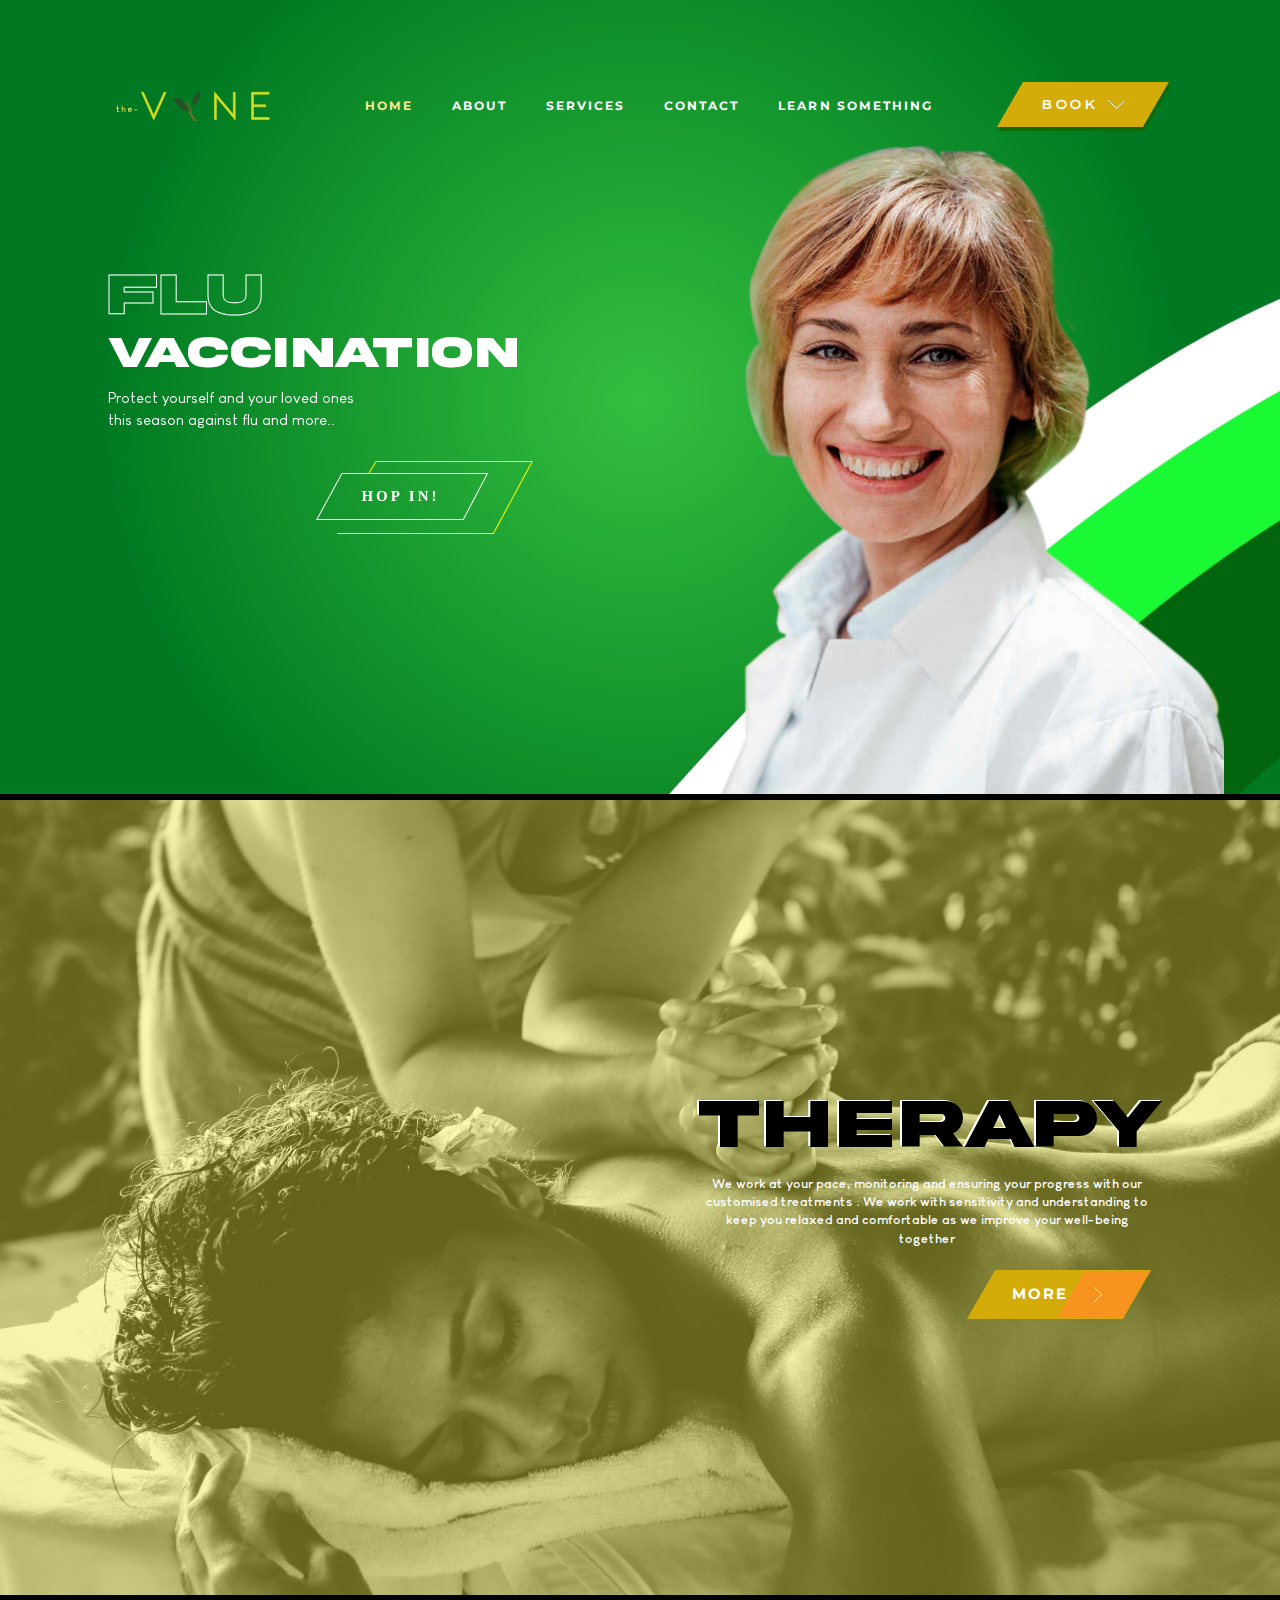
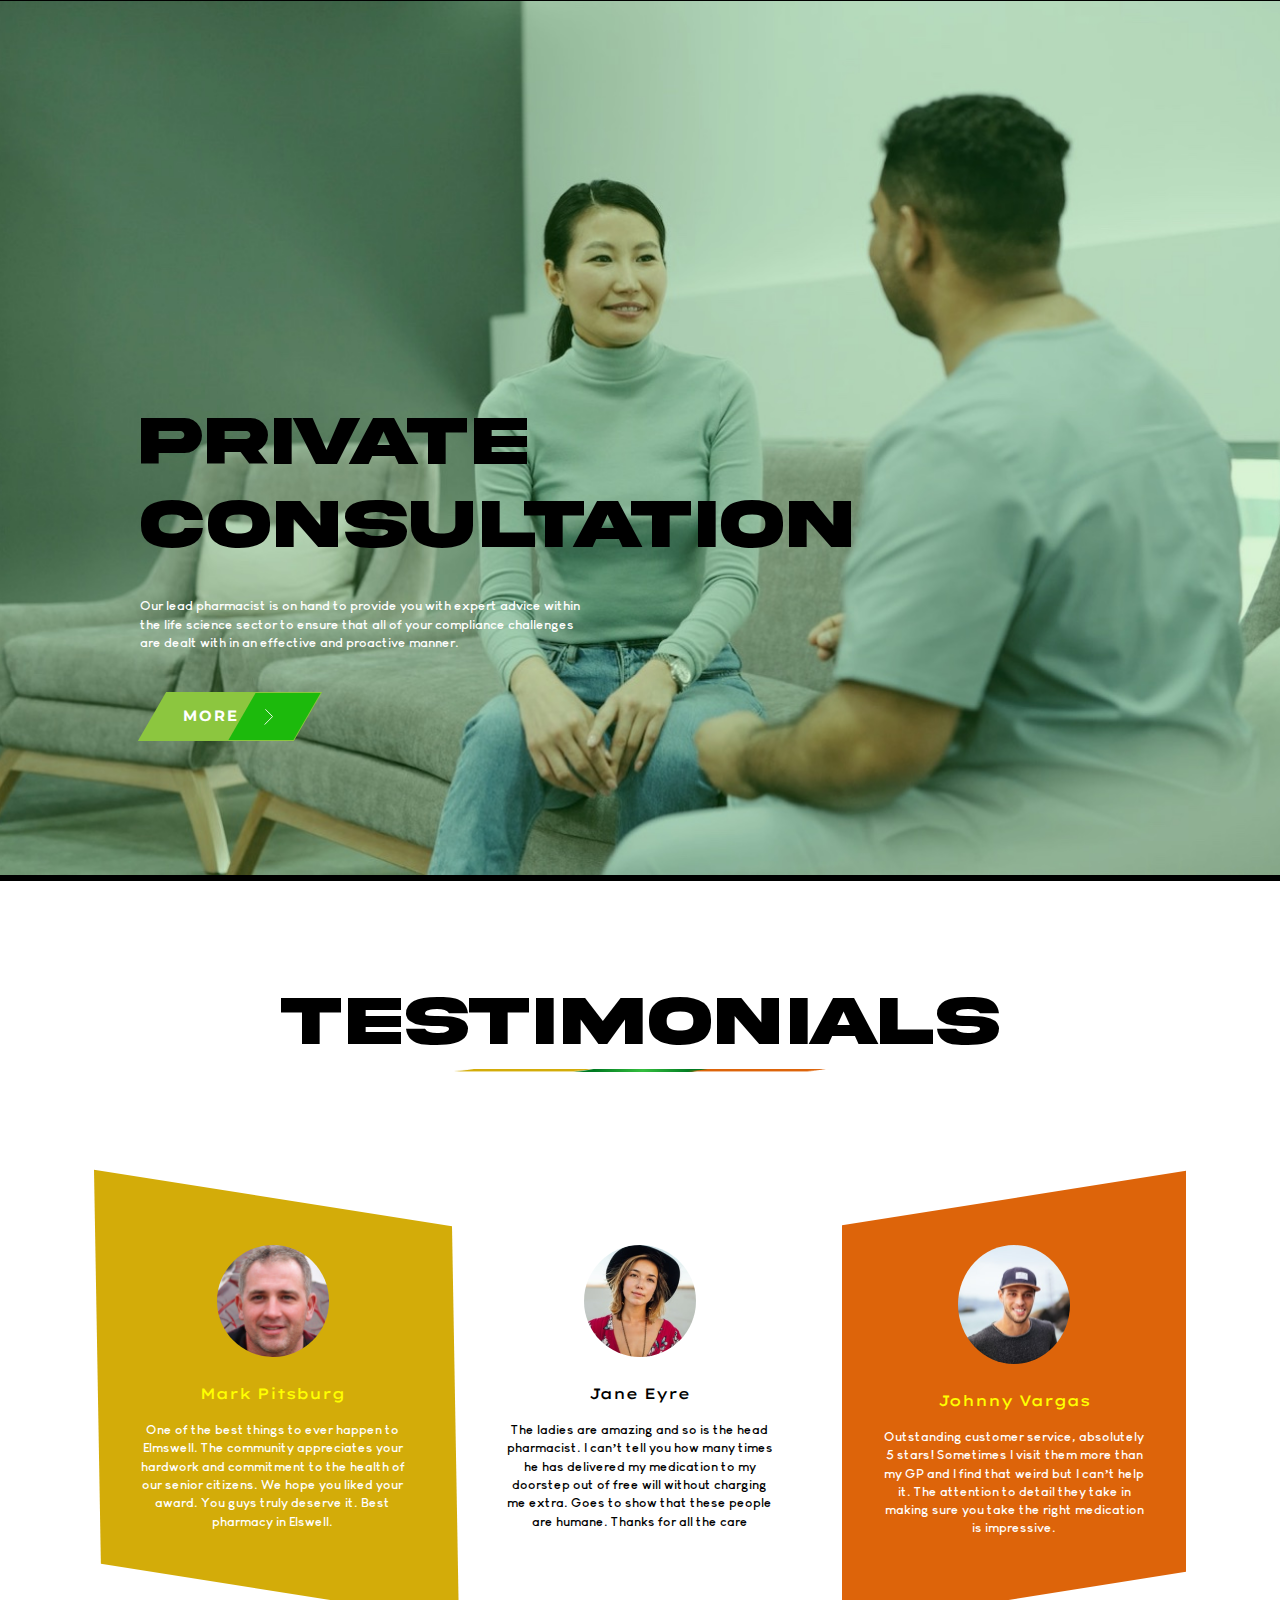
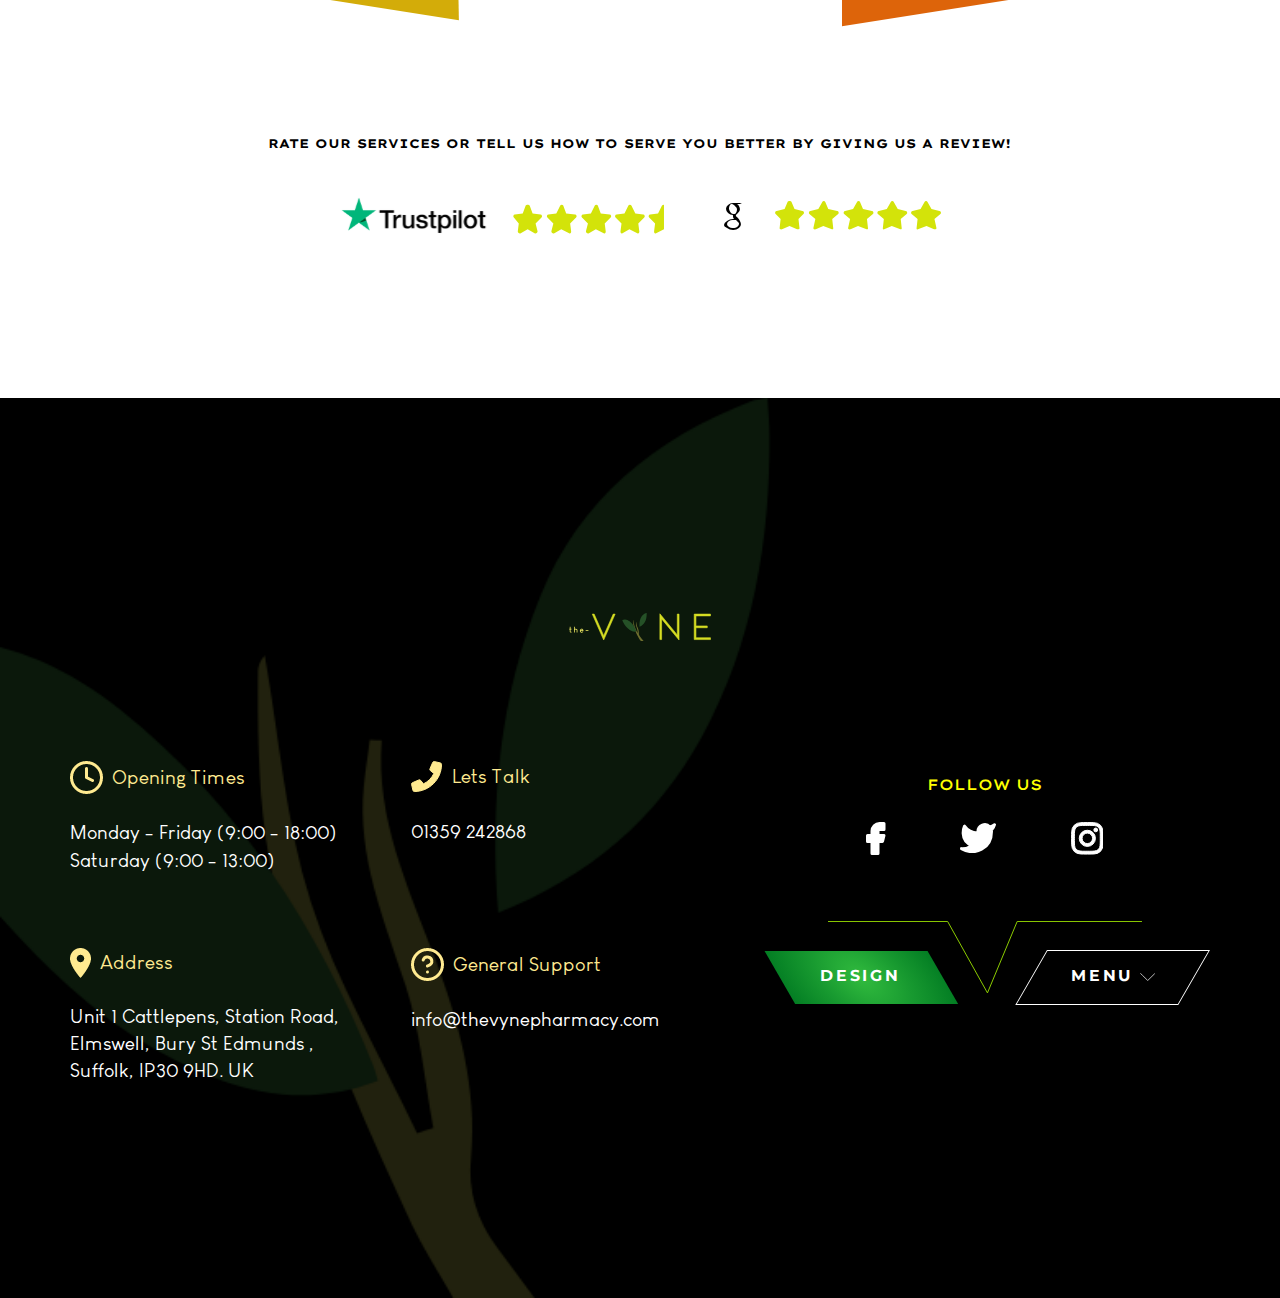
<file: index.html>
<!DOCTYPE html>
<html lang="en">

<head>
    <meta charset="UTF-8"/>
    <meta name="viewport" content="width=device-width, initial-scale=1.0"/>
    <title>The Vyne | Station Pharmacy</title>
    <link rel="icon" type="image/x-icon" href="/images/favicon.ico">
    <link rel="stylesheet" href="https://cdnjs.cloudflare.com/ajax/libs/font-awesome/6.2.1/css/all.min.css"/>
    <link rel="stylesheet" href="assets/css/owl.theme.default.min.css"/>
    <link rel="stylesheet" href="assets/css/owl.carousel.min.css"/>
    <script src=" assets/js/jquery.min.js"></script>
    <script src="assets/js/owl.carousel.min.js"></script>
    <link rel="stylesheet" href="assets/css/Fonts/style.css"/>
    <link rel="stylesheet" href="assets/css/bootstrap.min.css"/>
    <link rel="stylesheet" href="assets/css/common.css"/>
    <link rel="stylesheet" href="assets/css/style.css"/>
    <!-- Calendly css -->
    <link href="https://assets.calendly.com/assets/external/widget.css" rel="stylesheet">
    <!-- Hotjar Tracking Code for https://www.thevynepharmacy.com -->
    <script>
        (function (h, o, t, j, a, r) {
            h.hj = h.hj || function () {
                (h.hj.q = h.hj.q || []).push(arguments)
            };
            h._hjSettings = {hjid: 3307648, hjsv: 6};
            a = o.getElementsByTagName('head')[0];
            r = o.createElement('script');
            r.async = 1;
            r.src = t + h._hjSettings.hjid + j + h._hjSettings.hjsv;
            a.appendChild(r);
        })(window, document, 'https://static.hotjar.com/c/hotjar-', '.js?sv=');
    </script>
    <!-- Google tag (gtag.js) -->
    <script async src="https://www.googletagmanager.com/gtag/js?id=G-VC64PR1MD5"></script>
    <script>
        window.dataLayer = window.dataLayer || [];

        function gtag() {
            dataLayer.push(arguments);
        }

        gtag('js', new Date());

        gtag('config', 'G-VC64PR1MD5');
    </script>
</head>

<body>

<header class="navbar navbar-expand-lg">
    <div class="container">
        <a class="navbar-brand" href="index.html">
            <img src="img/logo.svg" alt="Logo"/>
        </a>
        <div class="selectBox header_booking_form_btn ml-auto show_on_lg">
            <div class="selectBox__value">
                <span class="selectBox__valueInner">Book</span>
                <img src="images/select-dropDown_arrow.svg" alt=""/>
            </div>
        </div>

        <button class="navbar-toggler" type="button" data-toggle="collapse" data-target="#menu"
                aria-controls="navbarSupportedContent" aria-expanded="false" aria-label="Toggle navigation">
            <svg xmlns="http://www.w3.org/2000/svg" width="37" height="28" viewBox="0 0 37 28">
                <g id="Group_263" data-name="Group 263" transform="translate(-342 -35)">
                    <path id="Rectangle_68" data-name="Rectangle 68"
                          d="M6,0H34a3,3,0,0,1,3,3V3a3,3,0,0,1-3,3H0A0,0,0,0,1,0,6V6A6,6,0,0,1,6,0Z"
                          transform="translate(342 46)" fill="#fff"/>
                    <path id="Rectangle_69" data-name="Rectangle 69"
                          d="M3,0H25a3,3,0,0,1,3,3V3a3,3,0,0,1-3,3H0A0,0,0,0,1,0,6V3A3,3,0,0,1,3,0Z"
                          transform="translate(351 57)" fill="#f5c600"/>
                    <path id="Rectangle_70" data-name="Rectangle 70"
                          d="M3,0H18a3,3,0,0,1,3,3V3a3,3,0,0,1-3,3H0A0,0,0,0,1,0,6V3A3,3,0,0,1,3,0Z"
                          transform="translate(348 35)" fill="#1f4"/>
                </g>
            </svg>
            <img src="images/close_menu_btn_mobile.svg" alt="Logo"/>
        </button>
        <div class="collapse navbar-collapse" id="menu">
            <ul class="navbar-nav align-items-lg-center ml-auto">
                <li class="nav-item">
                    <a class="nav-link active" href="index.html"><span>HOME</span></a>
                </li>
                <li class="nav-item">
                    <a class="nav-link" href="about.html"><span>ABOUT</span></a>
                </li>
                <li class="nav-item dropdown">
                    <a class="nav-link dropdown-toggle" href="#" id="navbarDropdown" role="button"
                       data-toggle="dropdown" aria-haspopup="true" aria-expanded="false">
                        SERVICES
                    </a>
                    <div class="dropdown-menu bg-transparent border-0" aria-labelledby="navbarDropdown">
                        <a class="dropdown-item bg-transparent text-white px-0" href="services.html">ALL
                            SERVICES</a>
                        <div class="dropdown-divider d-lg-block d-none"></div>
                        <a class="dropdown-item bg-transparent text-white px-0" href="therapy.html">THERAPY</a>
                    </div>
                </li>
                <li class="nav-item">
                    <a class="nav-link" href="contact.html"><span>CONTACT</span></a>
                </li>
                <li class="nav-item">
                    <a class="nav-link" href="#"><span>LEARN SOMETHING</span></a>
                </li>
                <div class="selectBox header_booking_form_btn hide_on_lg">
                    <div class="selectBox__value">
                        <span class="selectBox__valueInner">Book</span>
                        <img src="images/select-dropDown_arrow.svg" alt=""/>
                    </div>
                </div>
            </ul>
        </div>
    </div>
</header>
<main>
    <div class="position-relative">
        <section class="hero_section">
            <div class="container">
                <div class="section_height row align-items-center">
                    <div id="carouselExampleIndicators col-lg-6 col-sm-6 col-md-6" class="carousel slide"
                         data-ride="carousel">
                        <!-- <ol class="carousel-indicators">
                          <li data-target="#carouselExampleIndicators" data-slide-to="0" class="active"></li>
                          <li data-target="#carouselExampleIndicators" data-slide-to="1"></li>
                          <li data-target="#carouselExampleIndicators" data-slide-to="2"></li>
                        </ol> -->
                        <div class="carousel-inner" id="carousel">
                            <div class="carousel-item active">
                                <h1 class="caro">Flu</h1>
                                <span class="vac">Vaccination</span>
                                <p class="sub-text">Protect yourself and your loved ones <br>this season
                                    against flu and more..
                                </p>
                                <a href="services.html"><img src="img/hero_btn.svg" class="hero-btn"></a>
                            </div>
                            <div class="carousel-item">
                                <h1 class="caro">NHS</h1>
                                <span class="vac">Prescriptions</span>
                                <p class="sub-text">Book your private prescriptions with us</p>
                                <a href="services.html"><img src="img/hero_btn.svg" class="hero-btn"></a>
                            </div>
                            <div class="carousel-item">
                                <h1 class="caro">Private </h1>
                                <span class="vac">Consultation</span>
                                <p class="sub-text">Consult our lead pharmacist today</p>
                                <a href="services.html"><img src="img/hero_btn.svg" class="hero-btn"></a>
                            </div>
                        </div>
                        <!-- <a class="carousel-control-prev" href="#carouselExampleIndicators" role="button" data-slide="prev">
                          <span class="carousel-control-prev-icon" aria-hidden="true"></span>
                          <span class="sr-only">Previous</span>
                        </a>
                        <a class="carousel-control-next" href="#carouselExampleIndicators" role="button" data-slide="next">
                          <span class="carousel-control-next-icon" aria-hidden="true"></span>
                          <span class="sr-only">Next</span>
                        </a> -->
                    </div>
                    <!-- <div class="col-lg-5 col-5 col-sm-6 show_on_lg">
                        <div class="hero_section_text">
                            <h1 class="main_heading">flu</h1>
                            <h2 class="sub_heading mb-lg-5 mb-4">VAccination</h2>
                            <p class="main_para">For your free NHS jab, visit our pharmacy for more details. If
                                you’re
                                not eligible, we offer a private Winter Flu Jab Service with a small charge..</p>
                            <div class="mt-lg-5 hero_button_outer">
                                <a href="services.html" class="main_btn"><span>MORE...</span></a>
                            </div>
                        </div>
                    </div> -->
                </div>
            </div>
            <img src="images/hero-profile.png" class="d-flex   justify-content-end hero_profile hide_on_md" alt=""/>
            <img src="img/doc.png" class="d-flex justify-content-end hero_profile  show_on_md " alt=""/>
        </section>
        <!-- booking-form -->
        <div class="header_booking_form main_section">
            <div class="header_booking_form_inner">
                <div class="d-flex align-items-center" id="booking_f">
                    <ul>
                        <li id="book_p">
                            <a href=""
                               onclick="Calendly.initPopupWidget({url: 'https://calendly.com/thevyne_pharmacy/book-prescriptions'});return false;">Prescriptions</a>
                        </li>
                        <li id="book_nhs">
                            <a href=""
                               onclick="Calendly.initPopupWidget({url: 'https://calendly.com/thevyne_pharmacy/30min'});return false;">NHS
                                Covid Jabs</a>
                        </li>
                        <li id="book_pc">
                            <a href=""
                               onclick="Calendly.initPopupWidget({url: 'https://calendly.com/thevyne_pharmacy/book-private-consultation'});return false;">Private
                                Consultation</a>
                        </li>
                        <li id="book_pc" target="_blank">
                            <a href="https://pharmadoctor.co.uk/patient/locations/east-of-england/ipswich/Station-Pharmacy-IP309HD-2832">Other
                                Bookings</a>
                        </li>
                    </ul>
                </div>
            </div>
        </div>
        <div>
            <section class="therapy_section">
                <div class="container">
                    <div class="row section_height align-items-center">
                        <div class="col-lg-6 col-md-7 col-8 offset-lg-6 therapy_col_custom_padding">
                            <h2 class="main_heading">therapy</h2>
                            <p class="main_para text-md-center text-right">
                                We work at your pace, monitoring and ensuring your progress with our customised
                                treatments .
                                We work with sensitivity and understanding to keep you relaxed and comfortable as we
                                improve
                                your well-being
                                together
                            </p>
                            <div class="mt-lg-4 d-flex justify-content-end">
                                <a href="therapy.html" class="main_btn">
                                    <span>MORE <img src="images/Btn-arrow-right.svg" alt=""/></span>
                                </a>
                            </div>
                        </div>
                    </div>
                </div>
            </section>
        </div>
        <div>
            <section class="private_consultation_section">
                <div class="container">
                    <div class="row section_height">
                        <div class="col-lg-8 col-10 mt-auto">
                            <h2 class="main_heading">Private consultation</h2>
                            <p class="main_para">
                                Our lead pharmacist is on hand to provide you with expert advice within the life science
                                sector to ensure that all of your compliance challenges are dealt with in an effective
                                and
                                proactive manner.
                            </p>
                            <div class="d-flex justify-content-start">
                                <a href="consultation.html" class="main_btn">
                                    <span>
                                        MORE
                                        <img src="images/Btn-arrow-right.svg" alt=""/>
                                    </span>
                                </a>
                            </div>
                        </div>
                    </div>
                </div>
            </section>
        </div>
        <div>
            <section class="testimonials_sec section_height main_section">
                <div class="container">
                    <h2 class="main_heading text-center"><span>testimonials</span></h2>
                    <div class="row testimonials_rows">
                        <div class="testimonials_col pr-lg-0 col-md-4">
                            <div class="testimonials_item">
                                <div class="testimonials_item_inner">
                                    <img src="images/testimonial_1.svg" alt=""/>
                                    <h6 class="mb-0">Mark Pitsburg</h6>
                                    <p class="main_para">
                                        One of the best things to ever happen to Elmswell. The community appreciates
                                        your
                                        hardwork and commitment to the health of our senior citizens. We hope you liked
                                        your
                                        award. You guys truly deserve
                                        it. Best pharmacy in Elswell.
                                    </p>
                                </div>
                            </div>
                        </div>
                        <div class="testimonials_col col-md-4">
                            <div class="testimonials_item">
                                <div class="testimonials_item_inner">
                                    <img src="images/testimonial_2.svg" alt=""/>
                                    <h6 class="mb-0">Jane Eyre</h6>
                                    <p class="main_para">
                                        The ladies are amazing and so is the head pharmacist. I can’t tell you how many
                                        times he has delivered my medication to my doorstep out of free will without
                                        charging me extra. Goes to show that
                                        these people are humane. Thanks for all the care
                                    </p>
                                </div>
                            </div>
                        </div>
                        <div class="testimonials_col col-md-4">
                            <div class="testimonials_item">
                                <div class="testimonials_item_inner">
                                    <img src="images/testimonial_3.svg" alt=""/>
                                    <h6 class="mb-0">Johnny Vargas</h6>
                                    <p class="main_para">
                                        Outstanding customer service, absolutely 5 stars! Sometimes I visit them more
                                        than
                                        my GP and I find that weird but I can’t help it. The attention to detail they
                                        take
                                        in making sure you take the
                                        right medication is impressive.
                                    </p>
                                </div>
                            </div>
                        </div>
                    </div>
                </div>
            </section>
        </div>
        <div>
            <section class="reviews_section">
                <div class="container">
                    <div class="col-12">
                        <div class="reviews_content">
                            <h6>RATE OUR SERVICES OR TELL US HOW TO SERVE YOU BETTER BY GIVING US A REVIEW!</h6>
                            <div class="reviews_content_images">
                                <a href="#"><img src="images/trustpilot-img.svg" alt=""/></a>
                                <a target="_blank"
                                   href="https://www.google.com/maps/place/The+Vyne+Ltd/@52.2379817,0.9116057,17z/data=!3m1!4b1!4m6!3m5!1s0x47d9b104fdb83ac9:0xe9d1cdb3d5c34870!8m2!3d52.2379817!4d0.9137944!16s%2Fg%2F1tfcmm3m"><img
                                        src="images/goggle-img.svg" alt=""/></a>
                            </div>
                            <!--                    <img src="images/reviews-imges.png" class="hide_on_md" alt="">-->
                            <!--                    <img src="images/reviews-imge-mob-1.png" class="show_on_md" alt="">-->
                            <!--                    <img src="images/reviews-imge-mob-2.png" class="show_on_md" alt="">-->
                        </div>
                    </div>
                </div>
            </section>
        </div>
</main>
<!-- footer -->
<footer class="main_section">
    <div class="container">
        <div class="row">
            <div class="col-12 hide_on_lg text-center mb-5">
                <img src="img/logo.svg" class="footer-logo">
            </div>
            <div class="col-lg-7">
                <div class="row">
                    <div class="col-12 show_on_lg text-center mb-sm-4 mb-1">
                        <img src="img/logo.svg" alt="" class="logo_styleout"/>
                    </div>
                    <div class="col-lg-6 footer_item hide_on_lg">
                        <h6><img src="images/footer_icon_1.png" alt=""/>Opening Times</h6>
                        <p class="main_para">Monday - Friday (9:00 - 18:00) Saturday (9:00 - 13:00)</p>
                    </div>
                    <div class="col-lg-6 footer_item">
                        <h6><img src="images/footer_icon_2.png" alt=""/>Lets Talk</h6>
                        <a href="tel:01359242868" class="main_para hide_on_lg">01359 242868</a>
                    </div>
                    <div class="col-lg-6 footer_item_bottom footer_item">
                        <h6><img src="images/footer_icon_3.png" alt=""/>Address</h6>
                        <p class="main_para">Unit 1 Cattlepens, Station Road, Elmswell, Bury St Edmunds , Suffolk,
                            IP30
                            9HD. UK</p>
                    </div>
                    <div class="col-lg-6 footer_item show_on_lg">
                        <a href="tel:01359242868" class="main_para">01359 242868</a>
                    </div>
                    <div class="col-lg-6 footer_item_bottom footer_item">
                        <h6><img src="images/footer_icon_4.png" alt=""/>General Support</h6>
                        <a href="mailto:info@thevynepharmacy.com" class="main_para">info@thevynepharmacy.com</a>
                    </div>
                </div>
            </div>
            <div class="col-lg-5 pl-lg-4 pt-lg-3 footer_follow_wrapper">
                <h6>FOLLOW US</h6>
                <ul class="footer_follow_icon">
                    <li>
                        <a target="_blank" href="https://www.facebook.com/StationPharmacyElmswell">
                            <svg xmlns="http://www.w3.org/2000/svg" width="19.5" height="33" viewBox="0 0 19.5 33">
                                <path id="footer-social-icon-1"
                                      d="M27,3H22.5A7.5,7.5,0,0,0,15,10.5V15H10.5v6H15V33h6V21h4.5L27,15H21V10.5A1.5,1.5,0,0,1,22.5,9H27Z"
                                      transform="translate(-9 -1.5)" fill="currentColor" stroke="currentColor"
                                      stroke-linecap="round" stroke-linejoin="round" stroke-width="3"/>
                            </svg>
                        </a>
                    </li>
                    <li>
                        <a href="#">
                            <svg xmlns="http://www.w3.org/2000/svg" width="36" height="30.212"
                                 viewBox="0 0 36 30.212">
                                <path id="footer-social-icon-2"
                                      d="M34.5,4.5a16.35,16.35,0,0,1-4.71,2.3A6.72,6.72,0,0,0,18,11.295v1.5A15.99,15.99,0,0,1,4.5,6s-6,13.5,7.5,19.5a17.46,17.46,0,0,1-10.5,3c13.5,7.5,30,0,30-17.25A6.75,6.75,0,0,0,31.38,10,11.58,11.58,0,0,0,34.5,4.5Z"
                                      transform="translate(0 -2.868)" fill="currentColor" stroke="currentColor"
                                      stroke-linecap="round" stroke-linejoin="round" stroke-width="3"/>
                            </svg>
                        </a>
                    </li>
                    <li>
                        <a target="_blank" href="https://instagram.com/stationpharmacy7?igshid=YmMyMTA2M2Y=">
                            <svg xmlns="http://www.w3.org/2000/svg" width="32.665" height="32.658"
                                 viewBox="0 0 32.665 32.658">
                                <path id="footer-social-icon-3"
                                      d="M15.757,9.914a8.079,8.079,0,1,0,8.079,8.079A8.066,8.066,0,0,0,15.757,9.914Zm0,13.331a5.252,5.252,0,1,1,5.252-5.252,5.262,5.262,0,0,1-5.252,5.252ZM26.051,9.584A1.884,1.884,0,1,1,24.166,7.7,1.88,1.88,0,0,1,26.051,9.584ZM31.4,11.5a9.325,9.325,0,0,0-2.545-6.6,9.387,9.387,0,0,0-6.6-2.545c-2.6-.148-10.4-.148-13,0a9.373,9.373,0,0,0-6.6,2.538,9.356,9.356,0,0,0-2.545,6.6c-.148,2.6-.148,10.4,0,13a9.325,9.325,0,0,0,2.545,6.6,9.4,9.4,0,0,0,6.6,2.545c2.6.148,10.4.148,13,0a9.325,9.325,0,0,0,6.6-2.545,9.387,9.387,0,0,0,2.545-6.6c.148-2.6.148-10.392,0-12.994ZM28.041,27.281a5.318,5.318,0,0,1-3,3c-2.074.823-7,.633-9.288.633s-7.221.183-9.288-.633a5.318,5.318,0,0,1-3-3c-.823-2.074-.633-7-.633-9.288s-.183-7.221.633-9.288a5.318,5.318,0,0,1,3-3c2.074-.823,7-.633,9.288-.633s7.221-.183,9.288.633a5.318,5.318,0,0,1,3,3c.823,2.074.633,7,.633,9.288S28.863,25.214,28.041,27.281Z"
                                      transform="translate(0.579 -1.664)" fill="currentColor" stroke="currentColor"
                                      stroke-width="1"/>
                            </svg>
                        </a>
                    </li>
                    <!--                    <li><a href="#"><img src="images/footer-social-icon-1.png" alt=""></a></li>-->
                    <!--                    <li><a href="#"><img src="images/footer-social-icon-2.png" alt=""></a></li>-->
                    <!--                    <li><a href="#"><img src="images/footer-social-icon-3.png" alt=""></a></li>-->
                </ul>
                <div class="footer_buttons">
                    <img src="images/follow_img_arrow.svg" class="footer_follow_arrow" alt=""/>
                    <button data-target=".main_para_text_bottom" class="main_btn footer_button_main">
                            <span>
                                DESIGN
                                <img src="images/Design-btn-arrow.svg" alt=""/>
                            </span>
                    </button>
                    <button data-target=".footer_menu_link" class="main_btn footer_button_main">
                            <span>
                                MENU
                                <img src="images/footer_follow_arrow.svg" alt=""/>
                                <img src="images/menu-img-arrow.svg" alt=""/>
                            </span>
                    </button>
                </div>
                <p class="main_para footer_tabs_content main_para_text_bottom">Design by Somzie | <a href="#"><span
                        class="a6x-link" style="color:white">A6X Conglomerate</span></a></p>
                <ul class="footer_menu_link footer_tabs_content">
                    <li><a href="index.html">HOME</a></li>
                    <li><a href="about.html">ABOUT</a></li>
                    <li><a href="services.html">SERVICES</a></li>
                    <li><a href="contact.html">CONTACT</a></li>
                    <li><a href="#">LEARN...</a></li>
                </ul>
            </div>
        </div>
    </div>
</footer>

<!-- calendly script -->
<script src="https://assets.calendly.com/assets/external/widget.js" type="text/javascript" async></script>
<script src="assets/js/popper.min.js"></script>
<script src="assets/js/bootstrap.min.js"></script>
<script src="assets/js/script.js"></script>
<script>
    $(document).ready(function () {
        $('.navbar-nav .nav-link').removeClass('active');
        $('.navbar-nav .nav-link[href*=index]').addClass('active');
    })
    // $(".hero_section_slider").owlCarousel({
    //     items: 1,
    //     margin: 2,
    //     nav: true,
    //     dots: false,
    //     navText: ['<i class="fa-solid fa-chevron-left"></i>', '<i class="fa-solid fa-chevron-right"></i>'],
    // });
    $(document).ready(function () {
        $(".navbar-toggler").click(function (e) {
            e.preventDefault();
            $(".navbar").toggleClass("active");
        });
    });
</script>
</body>

</html>
</file>
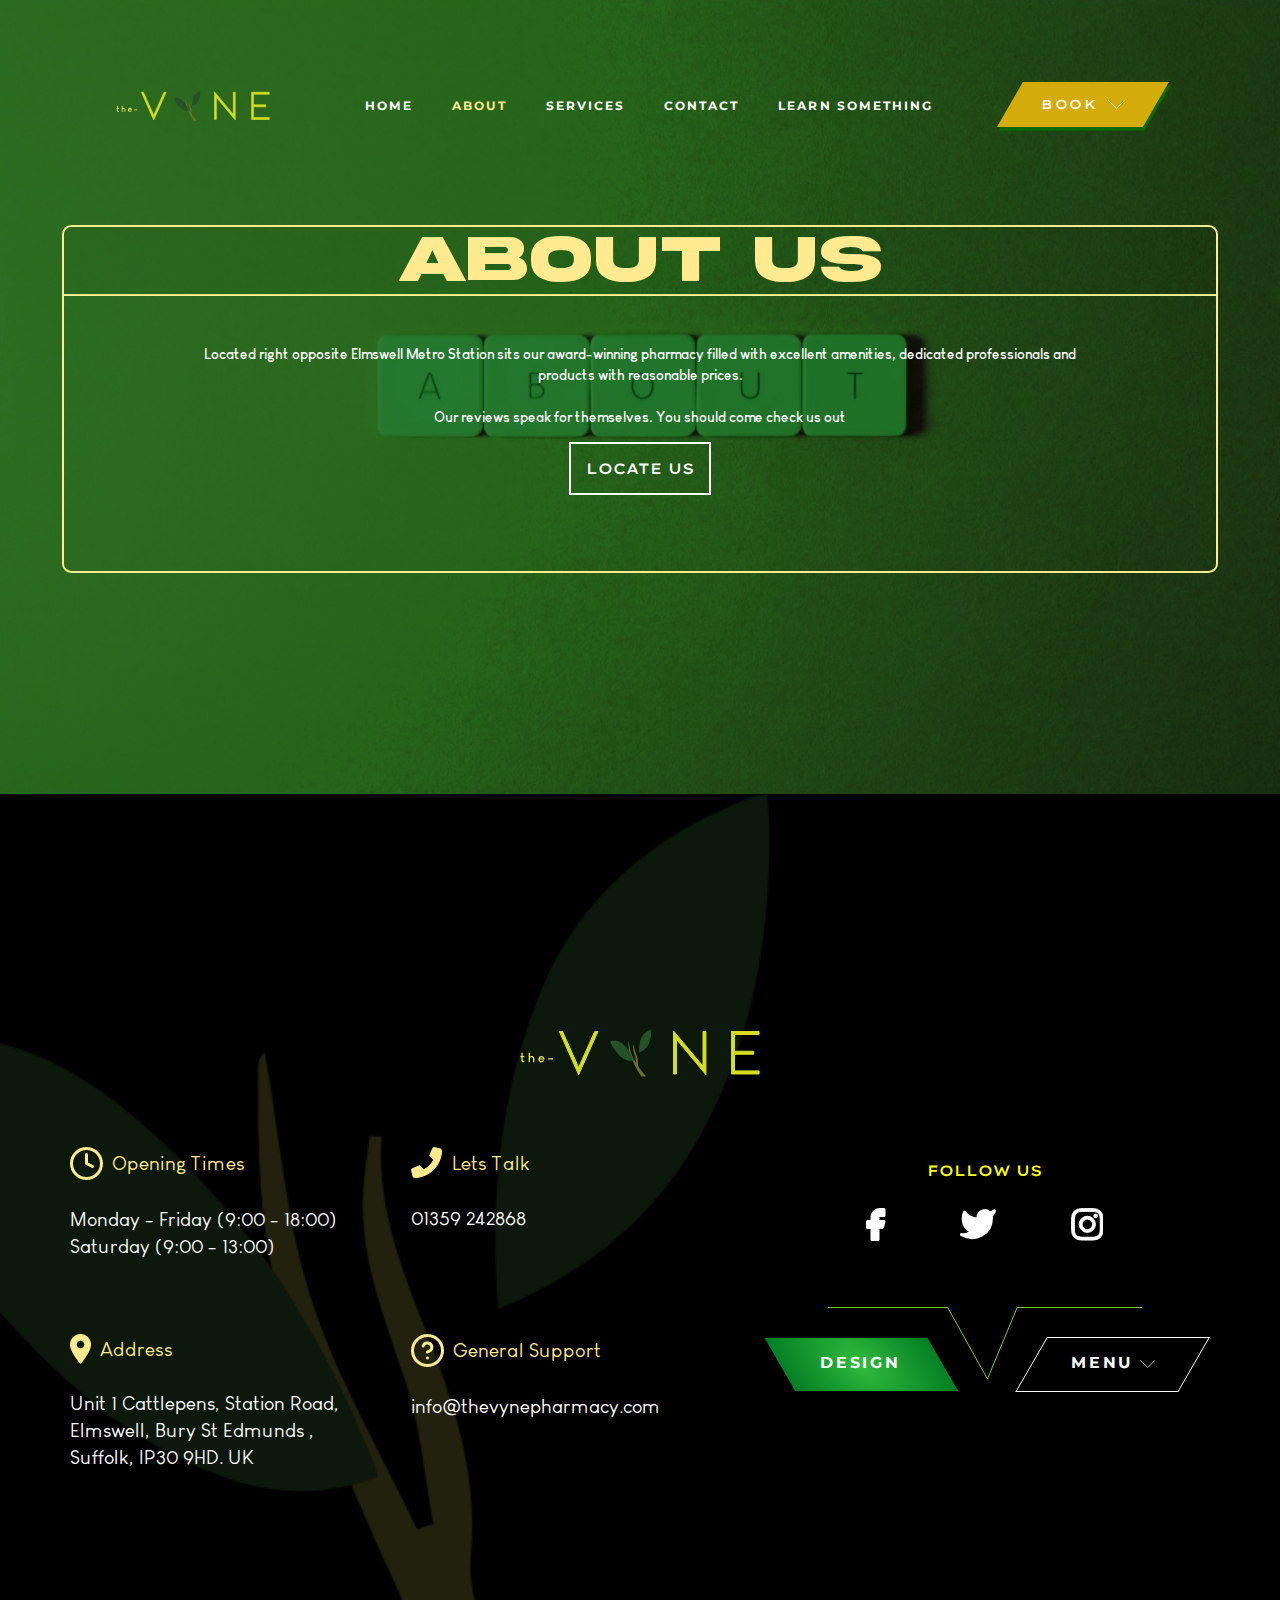
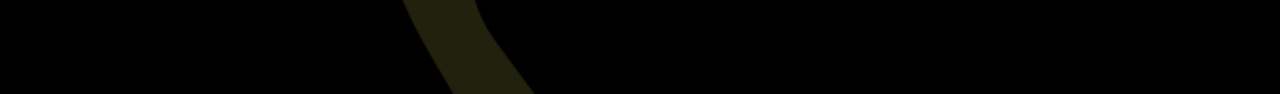
<file: about.html>
<!DOCTYPE html>
<html lang="en">

<head>
    <meta charset="UTF-8" />
    <meta name="viewport" content="width=device-width, initial-scale=1.0" />
    <title>The Vyne | Station Pharmacy</title>
    <link rel="icon" type="image/x-icon" href="/images/favicon.ico">
    <link rel="stylesheet" href="https://cdnjs.cloudflare.com/ajax/libs/font-awesome/6.2.1/css/all.min.css" />
    <link rel="stylesheet" href="assets/css/owl.theme.default.min.css" />
    <link rel="stylesheet" href="assets/css/owl.carousel.min.css" />
    <script src=" assets/js/jquery.min.js"></script>
    <script src="assets/js/owl.carousel.min.js"></script>
    <link rel="stylesheet" href="assets/css/Fonts/style.css" />
    <link rel="stylesheet" href="assets/css/bootstrap.min.css" />
    <link rel="stylesheet" href="assets/css/common.css" />
    <link rel="stylesheet" href="assets/css/style.css" />
   
    <!-- custom css -->
    <link rel="stylesheet" href="assets/css/about.css" />
    <!-- Calendly css -->
    <link href="https://assets.calendly.com/assets/external/widget.css" rel="stylesheet">
    <!-- Hotjar Tracking Code for https://www.thevynepharmacy.com -->
    <script>
        (function(h,o,t,j,a,r){
            h.hj=h.hj||function(){(h.hj.q=h.hj.q||[]).push(arguments)};
            h._hjSettings={hjid:3307648,hjsv:6};
            a=o.getElementsByTagName('head')[0];
            r=o.createElement('script');r.async=1;
            r.src=t+h._hjSettings.hjid+j+h._hjSettings.hjsv;
            a.appendChild(r);
        })(window,document,'https://static.hotjar.com/c/hotjar-','.js?sv=');
    </script>
    
    <!-- Google tag (gtag.js) -->
    <script async src="https://www.googletagmanager.com/gtag/js?id=G-VC64PR1MD5"></script>
    <script>
      window.dataLayer = window.dataLayer || [];
      function gtag(){dataLayer.push(arguments);}
      gtag('js', new Date());
    
      gtag('config', 'G-VC64PR1MD5');
    </script>
</head>

<body>
    <header class="navbar navbar-expand-lg">
        <div class="container">
            <a class="navbar-brand" href="index.html">
                <img src="img/logo.svg" alt="Logo" />
            </a>
            <div class="selectBox header_booking_form_btn ml-auto show_on_lg">
                <div class="selectBox__value">
                    <span class="selectBox__valueInner">Book</span>
                    <img src="images/select-dropDown_arrow.svg" alt="" />
                </div>
            </div>
            <button class="navbar-toggler" type="button" data-toggle="collapse" data-target="#menu" aria-controls="navbarSupportedContent" aria-expanded="false" aria-label="Toggle navigation">
                <svg xmlns="http://www.w3.org/2000/svg" width="37" height="28" viewBox="0 0 37 28">
                    <g id="Group_263" data-name="Group 263" transform="translate(-342 -35)">
                        <path id="Rectangle_68" data-name="Rectangle 68" d="M6,0H34a3,3,0,0,1,3,3V3a3,3,0,0,1-3,3H0A0,0,0,0,1,0,6V6A6,6,0,0,1,6,0Z" transform="translate(342 46)" fill="#fff" />
                        <path id="Rectangle_69" data-name="Rectangle 69" d="M3,0H25a3,3,0,0,1,3,3V3a3,3,0,0,1-3,3H0A0,0,0,0,1,0,6V3A3,3,0,0,1,3,0Z" transform="translate(351 57)" fill="#f5c600" />
                        <path id="Rectangle_70" data-name="Rectangle 70" d="M3,0H18a3,3,0,0,1,3,3V3a3,3,0,0,1-3,3H0A0,0,0,0,1,0,6V3A3,3,0,0,1,3,0Z" transform="translate(348 35)" fill="#1f4" />
                    </g>
                </svg>
                <img src="images/close_menu_btn_mobile.svg" alt="Logo" />
            </button>
            <div class="collapse navbar-collapse" id="menu">
                <ul class="navbar-nav align-items-lg-center ml-auto">
                    <li class="nav-item">
                        <a class="nav-link active" href="index.html"><span>HOME</span></a>
                    </li>
                    <li class="nav-item">
                        <a class="nav-link" href="about.html"><span>ABOUT</span></a>
                    </li>
                    <li class="nav-item dropdown">
                        <a class="nav-link dropdown-toggle" href="#" id="navbarDropdown" role="button" data-toggle="dropdown" aria-haspopup="true" aria-expanded="false">
                            SERVICES
                        </a>
                        <div class="dropdown-menu bg-transparent border-0" aria-labelledby="navbarDropdown">
                            <a class="dropdown-item bg-transparent text-white px-0" href="services.html">ALL SERVICES</a>
                            <div class="dropdown-divider d-lg-block d-none"></div>
                            <a class="dropdown-item bg-transparent text-white px-0" href="therapy.html">THERAPY</a>
                        </div>
                    </li>
                    <li class="nav-item">
                        <a class="nav-link" href="contact.html"><span>CONTACT</span></a>
                    </li>
                    <li class="nav-item">
                        <a class="nav-link" href="#"><span>LEARN SOMETHING</span></a>
                    </li>
                    <div class="selectBox header_booking_form_btn hide_on_lg">
                        <div class="selectBox__value">
                            <span class="selectBox__valueInner">Book</span>
                            <img src="images/select-dropDown_arrow.svg" alt="" />
                        </div>
                    </div>
                </ul>
            </div>
        </div>
    </header>
    <script>
        $(document).ready(function() {
            $('.navbar-nav .nav-link').removeClass('active');
            $('.navbar-nav .nav-link[href*=about]').addClass('active');
        })
    </script>
    <main>
        <div class="position-relative">
            <section class="hero_section_ab">
                <div class="container-fluid">
                    <div class="section_height row align-items-center">
                        <div class="col-12 mt-sm-8">
                            <div class="row card-div-p position-relative">
                                <div class="col-12 mt-3 mt-lg-1 mt-md-1">
                                    <div class="card card-therapy">
                                        <div class="card-header therapy-b card-about-h">
                                            ABOUT US
                                        </div>
                                        <div class="card-body card-p">
                                            <p class="card-text about-p">
                                                Located right opposite Elmswell Metro Station sits our award-winning
                                                pharmacy filled with excellent amenities, dedicated professionals and
                                                products with reasonable prices. <br />
                                                <br />
                                                Our reviews speak for themselves. You should come check us out
                                            </p>
                                            <p class="map">
                                                <a href="https://goo.gl/maps/zoGDhbBstPoNW2DUA" class="locate" target="_blank">Locate us</a>
                                            </p>
                                        </div>
                                    </div>
                                </div>
                            </div>
                        </div>
                    </div>
                </div>
            </section>
                <!-- cut -->
                <div class="about header_booking_form main_section">
                    <div class="header_booking_form_inner">
                        <div class="d-flex align-items-center" id="booking_f" style="display: block;">
                            <ul>
                                <li id="book_p">
                                    <a href="" onclick="Calendly.initPopupWidget({url: 'https://calendly.com/thevyne_pharmacy/book-prescriptions'});return false;">Prescriptions</a>
                                </li>
                                <li id="book_nhs">
                                    <a href="" onclick="Calendly.initPopupWidget({url: 'https://calendly.com/thevyne_pharmacy/30min'});return false;">NHS Covid Jabs</a>
                                </li>
                                <li id="book_pc">
                                    <a href="" onclick="Calendly.initPopupWidget({url: 'https://calendly.com/thevyne_pharmacy/book-private-consultation'});return false;">Private Consultation</a>
                                </li>
                                <li id="book_pc" target="_blank">
                                <a href="https://pharmadoctor.co.uk/patient/locations/east-of-england/ipswich/Station-Pharmacy-IP309HD-2832">Other Bookings</a>
                                </li>
                               
                            </ul>
                        </div>
                    </div>
                    
                </div>
                <!-- cut -->
    
    <!-- footer.html -->
    <footer class="main_section">
        <div class="container">
            <div class="row">
                <div class="col-12 hide_on_lg text-center mb-5">
                    <img src="img/logo.svg" alt="" />
                </div>
                <div class="col-lg-7">
                    <div class="row">
                        <div class="col-12 show_on_lg text-center mb-sm-4 mb-1">
                            <img src="img/logo.svg" alt="" class="logo_styleout" />
                        </div>
                        <div class="col-lg-6 footer_item hide_on_lg">
                            <h6><img src="images/footer_icon_1.png" alt="" />Opening Times</h6>
                            <p class="main_para">Monday - Friday (9:00 - 18:00) Saturday (9:00 - 13:00)</p>
                        </div>
                        <div class="col-lg-6 footer_item">
                            <h6><img src="images/footer_icon_2.png" alt="" />Lets Talk</h6>
                            <a href="tel:01359242868" class="main_para hide_on_lg">01359 242868</a>
                        </div>
                        <div class="col-lg-6 footer_item_bottom footer_item">
                            <h6><img src="images/footer_icon_3.png" alt="" />Address</h6>
                            <p class="main_para">Unit 1 Cattlepens, Station Road, Elmswell, Bury St Edmunds , Suffolk, IP30
                                9HD. UK</p>
                        </div>
                        <div class="col-lg-6 footer_item show_on_lg">
                            <a href="tel:01359242868" class="main_para">01359 242868</a>
                        </div>
                        <div class="col-lg-6 footer_item_bottom footer_item">
                            <h6><img src="images/footer_icon_4.png" alt="" />General Support</h6>
                            <a href="mailto:info@thevynepharmacy.com" class="main_para">info@thevynepharmacy.com</a>
                        </div>
                    </div>
                </div>
                <div class="col-lg-5 pl-lg-4 pt-lg-3 footer_follow_wrapper">
                    <h6>FOLLOW US</h6>
                    <ul class="footer_follow_icon">
                        <li>
                            <a target="_blank" href="https://www.facebook.com/StationPharmacyElmswell">
                                <svg xmlns="http://www.w3.org/2000/svg" width="19.5" height="33" viewBox="0 0 19.5 33">
                                    <path id="footer-social-icon-1" d="M27,3H22.5A7.5,7.5,0,0,0,15,10.5V15H10.5v6H15V33h6V21h4.5L27,15H21V10.5A1.5,1.5,0,0,1,22.5,9H27Z" transform="translate(-9 -1.5)" fill="currentColor" stroke="currentColor" stroke-linecap="round" stroke-linejoin="round" stroke-width="3" />
                                </svg>
                            </a>
                        </li>
                        <li>
                            <a href="#">
                                <svg xmlns="http://www.w3.org/2000/svg" width="36" height="30.212" viewBox="0 0 36 30.212">
                                    <path id="footer-social-icon-2" d="M34.5,4.5a16.35,16.35,0,0,1-4.71,2.3A6.72,6.72,0,0,0,18,11.295v1.5A15.99,15.99,0,0,1,4.5,6s-6,13.5,7.5,19.5a17.46,17.46,0,0,1-10.5,3c13.5,7.5,30,0,30-17.25A6.75,6.75,0,0,0,31.38,10,11.58,11.58,0,0,0,34.5,4.5Z" transform="translate(0 -2.868)" fill="currentColor" stroke="currentColor" stroke-linecap="round" stroke-linejoin="round" stroke-width="3" />
                                </svg>
                            </a>
                        </li>
                        <li>
                            <a target="_blank" href="https://instagram.com/stationpharmacy7?igshid=YmMyMTA2M2Y=">
                                <svg xmlns="http://www.w3.org/2000/svg" width="32.665" height="32.658" viewBox="0 0 32.665 32.658">
                                    <path id="footer-social-icon-3" d="M15.757,9.914a8.079,8.079,0,1,0,8.079,8.079A8.066,8.066,0,0,0,15.757,9.914Zm0,13.331a5.252,5.252,0,1,1,5.252-5.252,5.262,5.262,0,0,1-5.252,5.252ZM26.051,9.584A1.884,1.884,0,1,1,24.166,7.7,1.88,1.88,0,0,1,26.051,9.584ZM31.4,11.5a9.325,9.325,0,0,0-2.545-6.6,9.387,9.387,0,0,0-6.6-2.545c-2.6-.148-10.4-.148-13,0a9.373,9.373,0,0,0-6.6,2.538,9.356,9.356,0,0,0-2.545,6.6c-.148,2.6-.148,10.4,0,13a9.325,9.325,0,0,0,2.545,6.6,9.4,9.4,0,0,0,6.6,2.545c2.6.148,10.4.148,13,0a9.325,9.325,0,0,0,6.6-2.545,9.387,9.387,0,0,0,2.545-6.6c.148-2.6.148-10.392,0-12.994ZM28.041,27.281a5.318,5.318,0,0,1-3,3c-2.074.823-7,.633-9.288.633s-7.221.183-9.288-.633a5.318,5.318,0,0,1-3-3c-.823-2.074-.633-7-.633-9.288s-.183-7.221.633-9.288a5.318,5.318,0,0,1,3-3c2.074-.823,7-.633,9.288-.633s7.221-.183,9.288.633a5.318,5.318,0,0,1,3,3c.823,2.074.633,7,.633,9.288S28.863,25.214,28.041,27.281Z" transform="translate(0.579 -1.664)" fill="currentColor" stroke="currentColor" stroke-width="1" />
                                </svg>
                            </a>
                        </li>
                        <!--                    <li><a href="#"><img src="images/footer-social-icon-1.png" alt=""></a></li>-->
                        <!--                    <li><a href="#"><img src="images/footer-social-icon-2.png" alt=""></a></li>-->
                        <!--                    <li><a href="#"><img src="images/footer-social-icon-3.png" alt=""></a></li>-->
                    </ul>
                    <div class="footer_buttons">
                        <img src="images/follow_img_arrow.svg" class="footer_follow_arrow" alt="" />
                        <button data-target=".main_para_text_bottom" class="main_btn footer_button_main">
                            <span>
                                DESIGN
                                <img src="images/Design-btn-arrow.svg" alt="" />
                            </span>
                        </button>
                        <button data-target=".footer_menu_link" class="main_btn footer_button_main">
                            <span>
                                MENU
                                <img src="images/footer_follow_arrow.svg" alt="" />
                                <img src="images/menu-img-arrow.svg" alt="" />
                            </span>
                        </button>
                    </div>
                    <p class="main_para footer_tabs_content main_para_text_bottom">Design by Somzie | <a href="#"><span class="a6x-link" style="color:white">A6X Conglomerate</span></a></p>
                    <ul class="footer_menu_link footer_tabs_content">
                        <li><a href="index.html">HOME</a></li>
                        <li><a href="about.html">ABOUT</a></li>
                        <li><a href="services.html">SERVICES</a></li>
                        <li><a href="contact.html">CONTACT</a></li>
                        <li><a href="#">LEARN...</a></li>
                    </ul>
                </div>
            </div>
        </div>
    </footer>
    <!-- calendly script -->
    <script src="https://assets.calendly.com/assets/external/widget.js" type="text/javascript" async></script>
    <script src="assets/js/popper.min.js"></script>
    <script src="assets/js/bootstrap.min.js"></script>
    <script src="assets/js/script.js"></script>
    <script>
        $(document).ready(function() {
            $(".navbar-toggler").click(function(e) {
                e.preventDefault();
                $(".navbar").toggleClass("active");
            });
        });
    </script>
</body>

</html>

<script>
    $(document).ready(function() {

    });
</script>
</file>
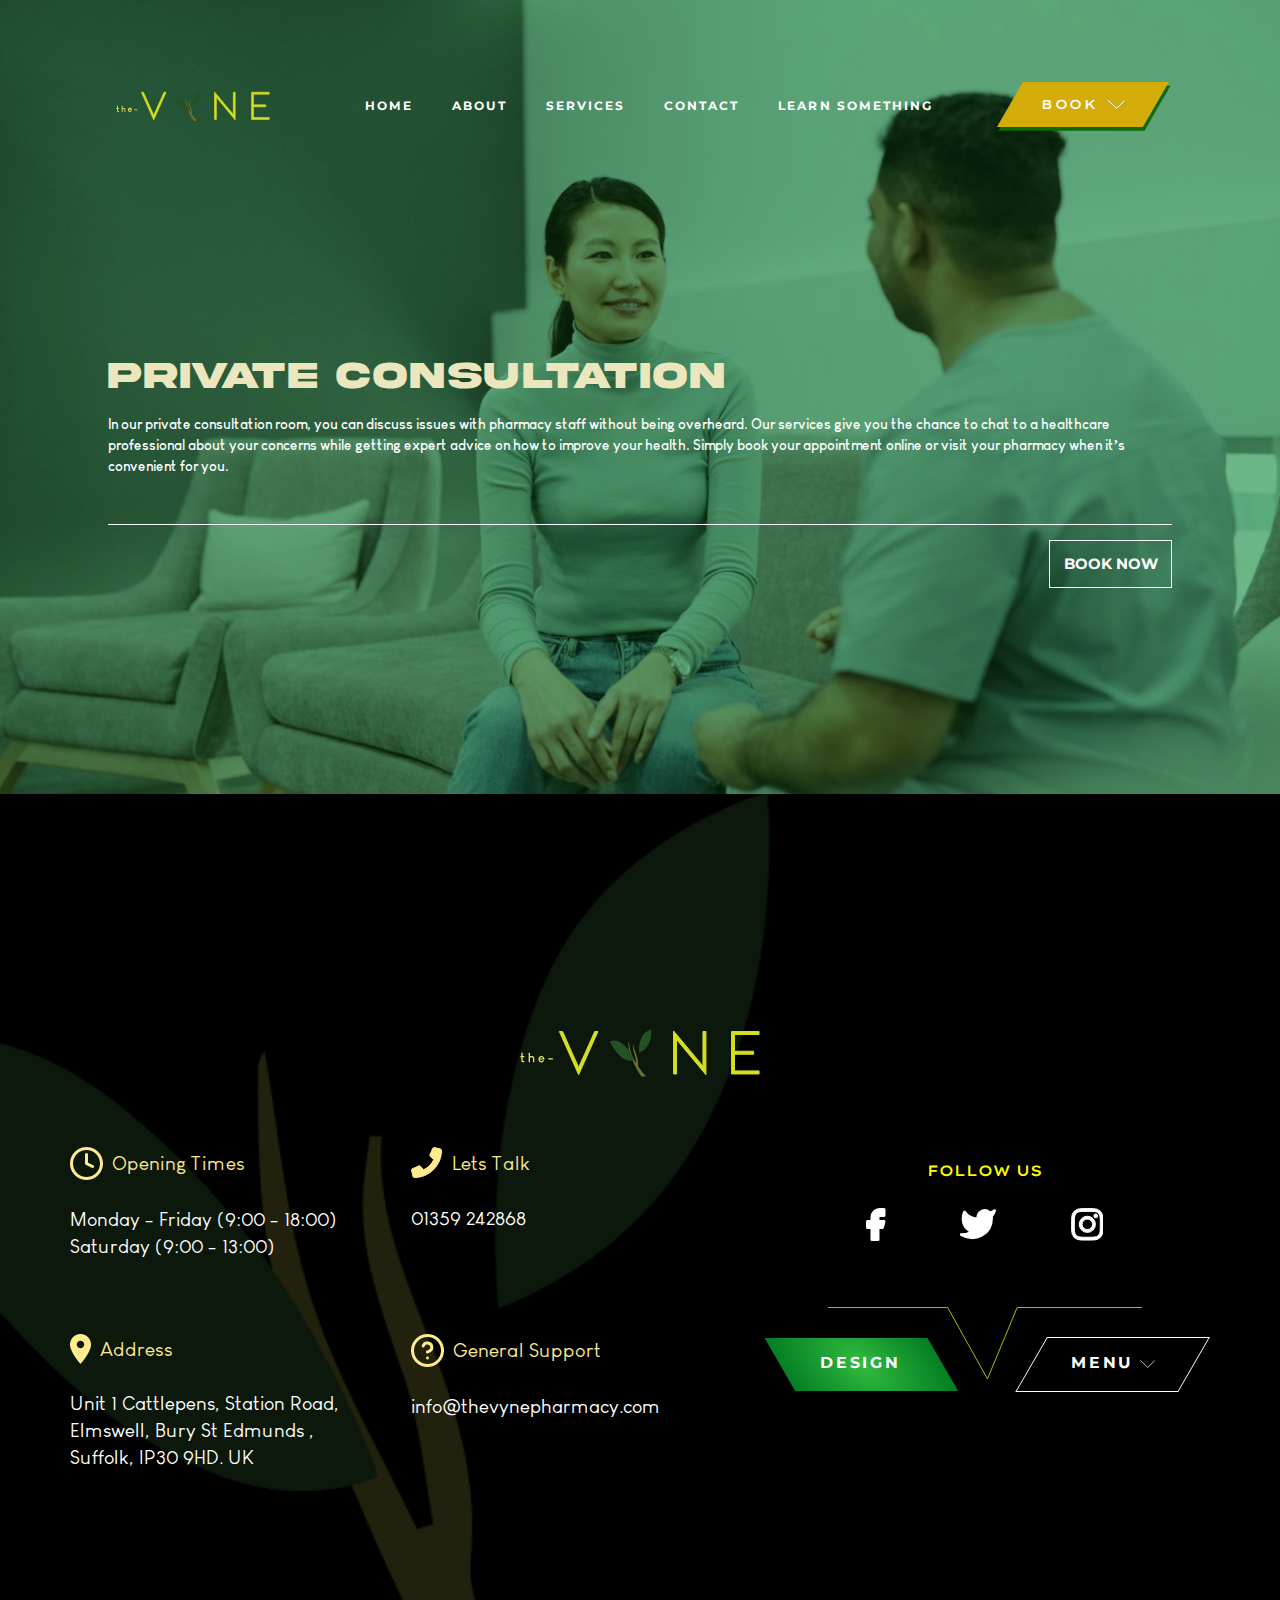
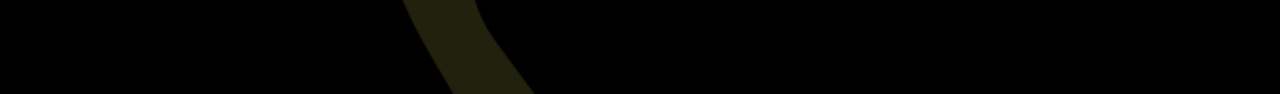
<file: consultation.html>
<!DOCTYPE html>
<html lang="en">

<head>
    <meta charset="UTF-8"/>
    <meta name="viewport" content="width=device-width, initial-scale=1.0"/>
    <title>The Vyne | Station Pharmacy</title>
    <link rel="stylesheet" href="https://cdnjs.cloudflare.com/ajax/libs/font-awesome/6.2.1/css/all.min.css"/>
    <link rel="stylesheet" href="assets/css/owl.theme.default.min.css"/>
    <link rel="stylesheet" href="assets/css/owl.carousel.min.css"/>
    <script src=" assets/js/jquery.min.js"></script>
    <script src="assets/js/owl.carousel.min.js"></script>
    <link rel="stylesheet" href="assets/css/Fonts/style.css"/>
    <link rel="stylesheet" href="assets/css/bootstrap.min.css"/>
    <link rel="stylesheet" href="assets/css/common.css"/>
    <link rel="stylesheet" href="assets/css/style.css"/>
    <link rel="icon" type="image/x-icon" href="/images/favicon.ico">
    <!-- custom css -->
    <link rel="stylesheet" href="assets/css/consult_booking.css"/>
    <!-- Calendly css -->
    <link href="https://assets.calendly.com/assets/external/widget.css" rel="stylesheet">
    <!-- Hotjar Tracking Code for https://www.thevynepharmacy.com -->
    <script>
        (function (h, o, t, j, a, r) {
            h.hj = h.hj || function () {
                (h.hj.q = h.hj.q || []).push(arguments)
            };
            h._hjSettings = {hjid: 3307648, hjsv: 6};
            a = o.getElementsByTagName('head')[0];
            r = o.createElement('script');
            r.async = 1;
            r.src = t + h._hjSettings.hjid + j + h._hjSettings.hjsv;
            a.appendChild(r);
        })(window, document, 'https://static.hotjar.com/c/hotjar-', '.js?sv=');
    </script>

    <!-- Google tag (gtag.js) -->
    <script async src="https://www.googletagmanager.com/gtag/js?id=G-VC64PR1MD5"></script>
    <script>
        window.dataLayer = window.dataLayer || [];

        function gtag() {
            dataLayer.push(arguments);
        }

        gtag('js', new Date());

        gtag('config', 'G-VC64PR1MD5');
    </script>

</head>

<body>
<header class="navbar navbar-expand-lg">
    <div class="container">
        <a class="navbar-brand" href="index.html">
            <img src="img/logo.svg" alt="Logo"/>
        </a>
        <div class="selectBox header_booking_form_btn ml-auto show_on_lg">
            <div class="selectBox__value">
                <span class="selectBox__valueInner">Book</span>
                <img src="images/select-dropDown_arrow.svg" alt=""/>
            </div>
        </div>
        <button class="navbar-toggler" type="button" data-toggle="collapse" data-target="#menu"
                aria-controls="navbarSupportedContent" aria-expanded="false" aria-label="Toggle navigation">
            <svg xmlns="http://www.w3.org/2000/svg" width="37" height="28" viewBox="0 0 37 28">
                <g id="Group_263" data-name="Group 263" transform="translate(-342 -35)">
                    <path id="Rectangle_68" data-name="Rectangle 68"
                          d="M6,0H34a3,3,0,0,1,3,3V3a3,3,0,0,1-3,3H0A0,0,0,0,1,0,6V6A6,6,0,0,1,6,0Z"
                          transform="translate(342 46)" fill="#fff"/>
                    <path id="Rectangle_69" data-name="Rectangle 69"
                          d="M3,0H25a3,3,0,0,1,3,3V3a3,3,0,0,1-3,3H0A0,0,0,0,1,0,6V3A3,3,0,0,1,3,0Z"
                          transform="translate(351 57)" fill="#f5c600"/>
                    <path id="Rectangle_70" data-name="Rectangle 70"
                          d="M3,0H18a3,3,0,0,1,3,3V3a3,3,0,0,1-3,3H0A0,0,0,0,1,0,6V3A3,3,0,0,1,3,0Z"
                          transform="translate(348 35)" fill="#1f4"/>
                </g>
            </svg>
            <img src="images/close_menu_btn_mobile.svg" alt="Logo"/>
        </button>
        <div class="collapse navbar-collapse" id="menu">
            <ul class="navbar-nav align-items-lg-center ml-auto">
                <li class="nav-item">
                    <a class="nav-link active" href="index.html"><span>HOME</span></a>
                </li>
                <li class="nav-item">
                    <a class="nav-link" href="about.html"><span>ABOUT</span></a>
                </li>
                <li class="nav-item dropdown">
                    <a class="nav-link dropdown-toggle" href="#" id="navbarDropdown" role="button"
                       data-toggle="dropdown" aria-haspopup="true" aria-expanded="false">
                        SERVICES
                    </a>
                    <div class="dropdown-menu bg-transparent border-0" aria-labelledby="navbarDropdown">
                        <a class="dropdown-item bg-transparent text-white px-0" href="services.html">ALL SERVICES</a>
                        <div class="dropdown-divider d-lg-block d-none"></div>
                        <a class="dropdown-item bg-transparent text-white px-0" href="therapy.html">THERAPY</a>
                    </div>
                </li>
                <li class="nav-item">
                    <a class="nav-link" href="contact.html"><span>CONTACT</span></a>
                </li>
                <li class="nav-item">
                    <a class="nav-link" href="#"><span>LEARN SOMETHING</span></a>
                </li>
                <div class="selectBox header_booking_form_btn hide_on_lg">
                    <div class="selectBox__value">
                        <span class="selectBox__valueInner">Book</span>
                        <img src="images/select-dropDown_arrow.svg" alt=""/>
                    </div>
                </div>
            </ul>
        </div>
    </div>
</header>

<main>
    <div class="position-relative">
        <section class="hero_section_about">
            <div class="container">
                <div class="section_height row align-items-center">
                    <div class="col-12">
                        <h5 class="section_about-h5">PRIVATE Consultation</h5>

                        <p class="about-p mt-3 para-border">
                            In our private consultation room, you can discuss issues with pharmacy staff without being
                            overheard. Our services give you the chance to chat to a healthcare professional about your
                            concerns while
                            getting expert advice on how to improve your health. Simply book your appointment online or
                            visit your pharmacy when it’s convenient for you.
                        </p>

                        <!-- <input type="text" class="about-input mt-3" name="" > -->

                        <div class="text-lg-right text-center mt-lg-3 mt-md-3 mt-5">
                            <button class="btn-book">BOOK NOW</button>
                        </div>
                    </div>
                </div>
            </div>
        </section>
        <!-- cut -->
        <div class="consult_booking header_booking_form main_section">
            <div class="header_booking_form_inner">
                <div class="d-flex align-items-center" id="booking_f" style="display: block;">
                    <ul>
                        <li id="book_p">
                            <a href=""
                               onclick="Calendly.initPopupWidget({url: 'https://calendly.com/thevyne_pharmacy/book-prescriptions'});return false;">Prescriptions</a>
                        </li>
                        <li id="book_nhs">
                            <a href=""
                               onclick="Calendly.initPopupWidget({url: 'https://calendly.com/thevyne_pharmacy/30min'});return false;">NHS
                                Covid Jabs</a>
                        </li>
                        <li id="book_pc">
                            <a href=""
                               onclick="Calendly.initPopupWidget({url: 'https://calendly.com/thevyne_pharmacy/book-private-consultation'});return false;">Private
                                Consultation</a>
                        </li>
                        <li id="book_pc" target="_blank">
                            <a href="https://pharmadoctor.co.uk/patient/locations/east-of-england/ipswich/Station-Pharmacy-IP309HD-2832">Other
                                Bookings</a>
                        </li>

                    </ul>
                </div>
            </div>

        </div>
        <!-- cut -->


    </div>
    </div>
</main>
<footer class="main_section">
    <div class="container">
        <div class="row">
            <div class="col-12 hide_on_lg text-center mb-5">
                <img src="img/logo.svg" alt=""/>
            </div>
            <div class="col-lg-7">
                <div class="row">
                    <div class="col-12 show_on_lg text-center mb-sm-4 mb-1">
                        <img src="img/logo.svg" alt="" class="logo_styleout"/>
                    </div>
                    <div class="col-lg-6 footer_item hide_on_lg">
                        <h6><img src="images/footer_icon_1.png" alt=""/>Opening Times</h6>
                        <p class="main_para">Monday - Friday (9:00 - 18:00) Saturday (9:00 - 13:00)</p>
                    </div>
                    <div class="col-lg-6 footer_item">
                        <h6><img src="images/footer_icon_2.png" alt=""/>Lets Talk</h6>
                        <a href="tel:01359242868" class="main_para hide_on_lg">01359 242868</a>
                    </div>
                    <div class="col-lg-6 footer_item_bottom footer_item">
                        <h6><img src="images/footer_icon_3.png" alt=""/>Address</h6>
                        <p class="main_para">Unit 1 Cattlepens, Station Road, Elmswell, Bury St Edmunds , Suffolk, IP30
                            9HD. UK</p>
                    </div>
                    <div class="col-lg-6 footer_item show_on_lg">
                        <a href="tel:01359242868" class="main_para">01359 242868</a>
                    </div>
                    <div class="col-lg-6 footer_item_bottom footer_item">
                        <h6><img src="images/footer_icon_4.png" alt=""/>General Support</h6>
                        <a href="mailto:info@thevynepharmacy.com" class="main_para">info@thevynepharmacy.com</a>
                    </div>
                </div>
            </div>
            <div class="col-lg-5 pl-lg-4 pt-lg-3 footer_follow_wrapper">
                <h6>FOLLOW US</h6>
                <ul class="footer_follow_icon">
                    <li>
                        <a target="_blank" href="https://www.facebook.com/StationPharmacyElmswell">
                            <svg xmlns="http://www.w3.org/2000/svg" width="19.5" height="33" viewBox="0 0 19.5 33">
                                <path id="footer-social-icon-1"
                                      d="M27,3H22.5A7.5,7.5,0,0,0,15,10.5V15H10.5v6H15V33h6V21h4.5L27,15H21V10.5A1.5,1.5,0,0,1,22.5,9H27Z"
                                      transform="translate(-9 -1.5)" fill="currentColor" stroke="currentColor"
                                      stroke-linecap="round" stroke-linejoin="round" stroke-width="3"/>
                            </svg>
                        </a>
                    </li>
                    <li>
                        <a href="#">
                            <svg xmlns="http://www.w3.org/2000/svg" width="36" height="30.212" viewBox="0 0 36 30.212">
                                <path id="footer-social-icon-2"
                                      d="M34.5,4.5a16.35,16.35,0,0,1-4.71,2.3A6.72,6.72,0,0,0,18,11.295v1.5A15.99,15.99,0,0,1,4.5,6s-6,13.5,7.5,19.5a17.46,17.46,0,0,1-10.5,3c13.5,7.5,30,0,30-17.25A6.75,6.75,0,0,0,31.38,10,11.58,11.58,0,0,0,34.5,4.5Z"
                                      transform="translate(0 -2.868)" fill="currentColor" stroke="currentColor"
                                      stroke-linecap="round" stroke-linejoin="round" stroke-width="3"/>
                            </svg>
                        </a>
                    </li>
                    <li>
                        <a target="_blank" href="https://instagram.com/stationpharmacy7?igshid=YmMyMTA2M2Y=">
                            <svg xmlns="http://www.w3.org/2000/svg" width="32.665" height="32.658"
                                 viewBox="0 0 32.665 32.658">
                                <path id="footer-social-icon-3"
                                      d="M15.757,9.914a8.079,8.079,0,1,0,8.079,8.079A8.066,8.066,0,0,0,15.757,9.914Zm0,13.331a5.252,5.252,0,1,1,5.252-5.252,5.262,5.262,0,0,1-5.252,5.252ZM26.051,9.584A1.884,1.884,0,1,1,24.166,7.7,1.88,1.88,0,0,1,26.051,9.584ZM31.4,11.5a9.325,9.325,0,0,0-2.545-6.6,9.387,9.387,0,0,0-6.6-2.545c-2.6-.148-10.4-.148-13,0a9.373,9.373,0,0,0-6.6,2.538,9.356,9.356,0,0,0-2.545,6.6c-.148,2.6-.148,10.4,0,13a9.325,9.325,0,0,0,2.545,6.6,9.4,9.4,0,0,0,6.6,2.545c2.6.148,10.4.148,13,0a9.325,9.325,0,0,0,6.6-2.545,9.387,9.387,0,0,0,2.545-6.6c.148-2.6.148-10.392,0-12.994ZM28.041,27.281a5.318,5.318,0,0,1-3,3c-2.074.823-7,.633-9.288.633s-7.221.183-9.288-.633a5.318,5.318,0,0,1-3-3c-.823-2.074-.633-7-.633-9.288s-.183-7.221.633-9.288a5.318,5.318,0,0,1,3-3c2.074-.823,7-.633,9.288-.633s7.221-.183,9.288.633a5.318,5.318,0,0,1,3,3c.823,2.074.633,7,.633,9.288S28.863,25.214,28.041,27.281Z"
                                      transform="translate(0.579 -1.664)" fill="currentColor" stroke="currentColor"
                                      stroke-width="1"/>
                            </svg>
                        </a>
                    </li>
                    <!--                    <li><a href="#"><img src="images/footer-social-icon-1.png" alt=""></a></li>-->
                    <!--                    <li><a href="#"><img src="images/footer-social-icon-2.png" alt=""></a></li>-->
                    <!--                    <li><a href="#"><img src="images/footer-social-icon-3.png" alt=""></a></li>-->
                </ul>
                <div class="footer_buttons">
                    <img src="images/follow_img_arrow.svg" class="footer_follow_arrow" alt=""/>
                    <button data-target=".main_para_text_bottom" class="main_btn footer_button_main">
                            <span>
                                DESIGN
                                <img src="images/Design-btn-arrow.svg" alt=""/>
                            </span>
                    </button>
                    <button data-target=".footer_menu_link" class="main_btn footer_button_main">
                            <span>
                                MENU
                                <img src="images/footer_follow_arrow.svg" alt=""/>
                                <img src="images/menu-img-arrow.svg" alt=""/>
                            </span>
                    </button>
                </div>
                <p class="main_para footer_tabs_content main_para_text_bottom">Design by Somzie | <a href="#"><span
                        class="a6x-link" style="color:white">A6X Conglomerate</span></a></p>
                <ul class="footer_menu_link footer_tabs_content">
                    <li><a href="index.html">HOME</a></li>
                    <li><a href="about.html">ABOUT</a></li>
                    <li><a href="services.html">SERVICES</a></li>
                    <li><a href="contact.html">CONTACT</a></li>
                    <li><a href="#">LEARN...</a></li>
                </ul>
            </div>
        </div>
    </div>
</footer>


<!-- calendly script -->
<script src="https://assets.calendly.com/assets/external/widget.js" type="text/javascript" async></script>

<script src="assets/js/popper.min.js"></script>
<script src="assets/js/bootstrap.min.js"></script>
<script src="assets/js/script.js"></script>
<script>
    $(document).ready(function () {
        $('.navbar-nav .nav-link').removeClass('active');
        $(".navbar-toggler").click(function (e) {
            e.preventDefault();
            $(".navbar").toggleClass("active");
        });
        $(".hero_section_slider").owlCarousel({
            items: 1,
            margin: 2,
            nav: true,
            dots: false,
            navText: ['<i class="fa-solid fa-chevron-left"></i>', '<i class="fa-solid fa-chevron-right"></i>'],
        });
    })
</script>
</body>

</html>
</file>
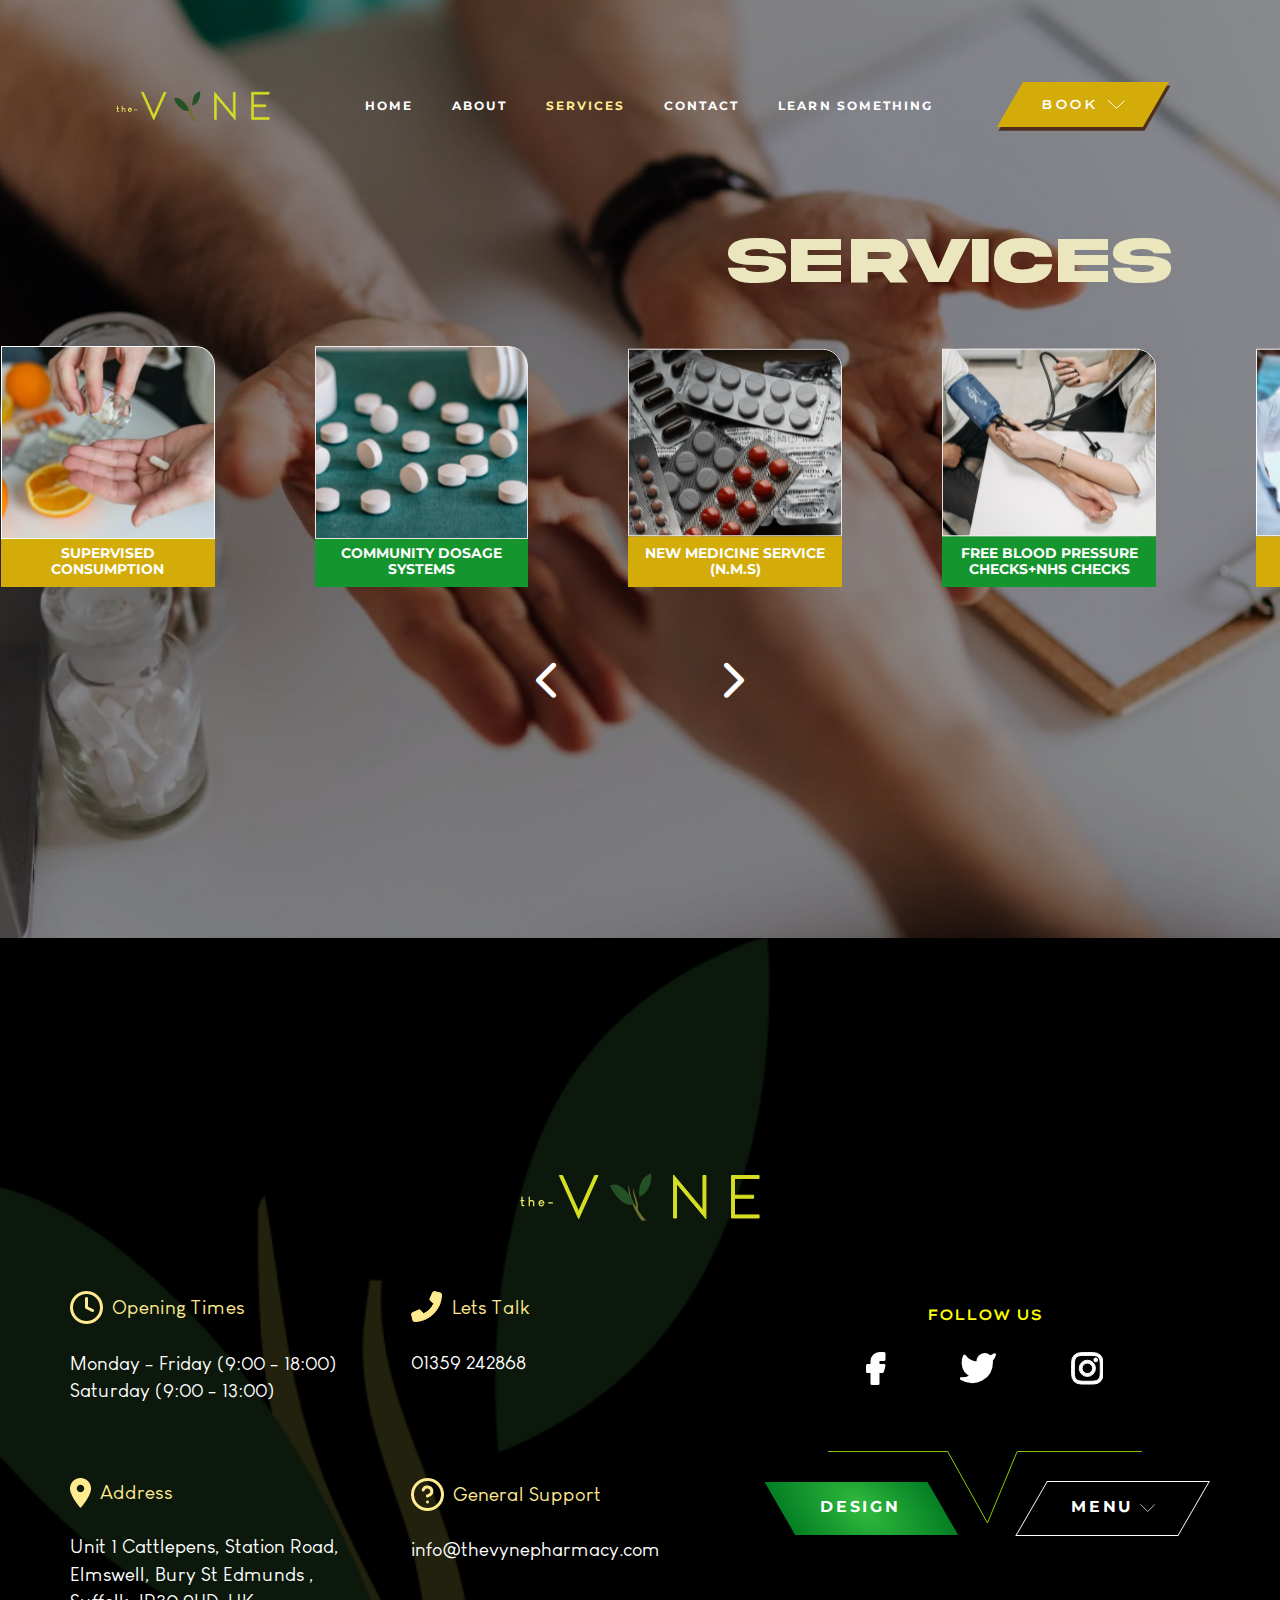
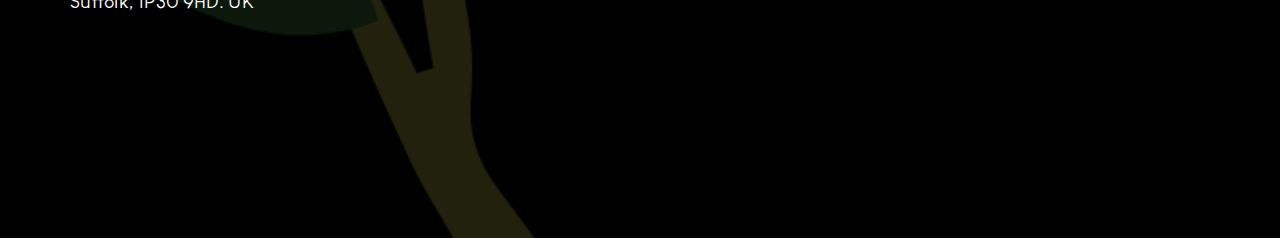
<file: services.html>
<!DOCTYPE html>
<html lang="en">

<head>
    <meta charset="UTF-8" />
    <meta name="viewport" content="width=device-width, initial-scale=1.0" />
    <title>The Vyne | Station Pharmacy</title>
    <link rel="icon" type="image/x-icon" href="/images/favicon.ico">
    <link rel="stylesheet" href="https://cdnjs.cloudflare.com/ajax/libs/font-awesome/6.2.1/css/all.min.css" />
    <link rel="stylesheet" href="assets/css/owl.theme.default.min.css" />
    <link rel="stylesheet" href="assets/css/owl.carousel.min.css" />
    <script src=" assets/js/jquery.min.js"></script>
    <script src="assets/js/owl.carousel.min.js"></script>
    <link rel="stylesheet" href="assets/css/Fonts/style.css" />
    <link rel="stylesheet" href="assets/css/bootstrap.min.css" />
    <link rel="stylesheet" href="assets/css/common.css" />
    <link rel="stylesheet" href="assets/css/style.css" />
    

    <!-- Calendly css -->
    <link href="https://assets.calendly.com/assets/external/widget.css" rel="stylesheet">
    
    <!-- Hotjar Tracking Code for https://www.thevynepharmacy.com -->
    <script>
        (function(h,o,t,j,a,r){
            h.hj=h.hj||function(){(h.hj.q=h.hj.q||[]).push(arguments)};
            h._hjSettings={hjid:3307648,hjsv:6};
            a=o.getElementsByTagName('head')[0];
            r=o.createElement('script');r.async=1;
            r.src=t+h._hjSettings.hjid+j+h._hjSettings.hjsv;
            a.appendChild(r);
        })(window,document,'https://static.hotjar.com/c/hotjar-','.js?sv=');
    </script>
    
    <!-- Google tag (gtag.js) -->
    <script async src="https://www.googletagmanager.com/gtag/js?id=G-VC64PR1MD5"></script>
    <script>
      window.dataLayer = window.dataLayer || [];
      function gtag(){dataLayer.push(arguments);}
      gtag('js', new Date());
    
      gtag('config', 'G-VC64PR1MD5');
    </script>

    <style>
        .owl-prev {
            font-size: 40px !important;
            color: white !important;
            background: unset !important;
        }

        .owl-next {
            font-size: 40px !important;
            color: white !important;
            background: unset !important;
        }

        .owl-nav {
            margin-top: 50px !important;
        }

        .selectBox {
            box-shadow: 0.25rem 0.25rem 0 0 #502e1d;
        }

        .header_booking_form {
            background: url(images/services.png);
            width: 100%;
            height: auto;
            background-position: center;
            background-size: cover;
        }
    </style>
</head>

<body>
    <header class="navbar navbar-expand-lg">
        <div class="container">
            <a class="navbar-brand" href="index.html">
                <img src="img/logo.svg" alt="Logo" />
            </a>
            <div class="selectBox header_booking_form_btn ml-auto show_on_lg">
                <div class="selectBox__value">
                    <span class="selectBox__valueInner">Book</span>
                    <img src="images/select-dropDown_arrow.svg" alt="" />
                </div>
            </div>
            <button class="navbar-toggler" type="button" data-toggle="collapse" data-target="#menu"
                aria-controls="navbarSupportedContent" aria-expanded="false" aria-label="Toggle navigation">
                <svg xmlns="http://www.w3.org/2000/svg" width="37" height="28" viewBox="0 0 37 28">
                    <g id="Group_263" data-name="Group 263" transform="translate(-342 -35)">
                        <path id="Rectangle_68" data-name="Rectangle 68"
                            d="M6,0H34a3,3,0,0,1,3,3V3a3,3,0,0,1-3,3H0A0,0,0,0,1,0,6V6A6,6,0,0,1,6,0Z"
                            transform="translate(342 46)" fill="#fff" />
                        <path id="Rectangle_69" data-name="Rectangle 69"
                            d="M3,0H25a3,3,0,0,1,3,3V3a3,3,0,0,1-3,3H0A0,0,0,0,1,0,6V3A3,3,0,0,1,3,0Z"
                            transform="translate(351 57)" fill="#f5c600" />
                        <path id="Rectangle_70" data-name="Rectangle 70"
                            d="M3,0H18a3,3,0,0,1,3,3V3a3,3,0,0,1-3,3H0A0,0,0,0,1,0,6V3A3,3,0,0,1,3,0Z"
                            transform="translate(348 35)" fill="#1f4" />
                    </g>
                </svg>
                <img src="images/close_menu_btn_mobile.svg" alt="logo" />
            </button>
            <div class="collapse navbar-collapse" id="menu">
                <ul class="navbar-nav align-items-lg-center ml-auto">
                    <li class="nav-item">
                        <a class="nav-link active" href="index.html"><span>HOME</span></a>
                    </li>
                    <li class="nav-item">
                        <a class="nav-link" href="about.html"><span>ABOUT</span></a>
                    </li>
                    <li class="nav-item dropdown">
                        <a class="nav-link dropdown-toggle" href="#" id="navbarDropdown" role="button"
                            data-toggle="dropdown" aria-haspopup="true" aria-expanded="false" style="color: var(--yellowShade);">
                            SERVICES
                        </a>
                        <div class="dropdown-menu bg-transparent border-0" aria-labelledby="navbarDropdown">
                            <a class="dropdown-item bg-transparent text-white px-0" href="services.html">ALL
                                SERVICES</a>
                            <div class="dropdown-divider d-lg-block d-none"></div>
                            <a class="dropdown-item bg-transparent text-white px-0" href="therapy.html">THERAPY</a>
                        </div>
                    </li>
                    <li class="nav-item">
                        <a class="nav-link" href="contact.html"><span>CONTACT</span></a>
                    </li>
                    <li class="nav-item">
                        <a class="nav-link" href="#"><span>LEARN SOMETHING</span></a>
                    </li>
                    <div class="selectBox header_booking_form_btn hide_on_lg">
                        <div class="selectBox__value">
                            <span class="selectBox__valueInner">Book</span>
                            <img src="images/select-dropDown_arrow.svg" alt="" />
                        </div>
                    </div>
                </ul>
            </div>
        </div>
    </header>
    <main>
        <div class="position-relative">
            <section class="hero_section_service service-pa">
                <div class="container">
                    <h5 class="section_therapy_h service-heading text-lg-right text-center">Services</h5>
                    <div class="service-wrapper show_on_md">
                        <div class="item gold-bg" id="sm_supervised" style="display: block;">
                            <img src="images/supervised_cons.png" class="img-fluid slide-img" alt="">
                            <h5 class="slide-text">SUPERVISED CONSUMPTION</h5>
                        </div>
                        <div class="dflex md-5 align-items-center small-screen" id="sm_supervised2" style="display: none;" >
                            <p>
                                Supervised consumption is an NHS service which is used in certain conditions to ensure 
                                that patients take their medication at regular intervals such as in substance dependence. 
                                The prescriber writes the supervised consumption instructions on the prescription. The service 
                                is funded by the NHS, it’s free for the patient.
                            </p>
                            <p>
                                This service will require the pharmacist to supervise the consumption of prescribed medicines 
                                at the point of dispensing in the pharmacy, ensuring that the dose has been administered to the 
                                patient. We offer a user-friendly, non-judgmental, client-centred and confidential service. We 
                                provide support and advice to the patient, including referral to primary care or specialist centers 
                                where appropriate. The service is carried out in a private consultation room.
                            </p>
                            <p>
                                In the majority cases, the prescriber will discuss the options with the patient and refer them to 
                                the pharmacy of their choice for this service. Before reviewing the patient, the prescriber will 
                                check with the pharmacy the adherence of the patient to the treatment. If you would like us to provide 
                                this service for you, please speak to a member of staff or your prescriber.
                            </p>
                            <div class="d-flex justify-content-end mt-5" id="close_box">
                                
                                    <img src="img/buttons/closebox.svg" alt="close_box">
                                
                            </div>
                        </div>
                        <div class="item greens-bg" id="sm_comm" >
                            <img src="images/community_dosage.png" class="img-fluid slide-img" alt="">
                            <h5 class="slide-text">Community Dosage Systems </h5>
                        </div>
                        <div class="dflex md-5 align-items-center small-screen" id="sm_comm2" style="display: none;">
                            <p>
                                The community dosage system is a service for those patients who take a large number of medications or who can’t 
                                remember to take their medications on time due to their conditions or circumstance. The pharmacy will put your 
                                medication in a weekly pack which is easy to follow, allowing better compliance and safe administration of medicines.
                                This service is being used by many of the elderly population to help manage complex medicine regimes. 
                            </p>
                            <p>   
                                This is an important tool that enhances medicine adherence and helps patients manage their medicine effectively. As a Pharmacy team, we understand how important it is to take medicine on time and not miss any doses which is why we can help organise weekly pill trays for those who require them and deliver them to the patients on a weekly basis. This will help prevent medicine wastage and overdosage in some patients.

                                The pharmacy will assess your eligibility for this service with you or your carer and the prescriber in some cases. Please speak to a member of staff about if you are interested in this service.
                            </p>   
                            <div class="d-flex justify-content-end mt-5" id="close_box2">
                                <img src="img/buttons/closebox.svg" alt="close_box2" > 
                            </div>
                        </div>
                        <div class="item gold-bg" id="sm_newmed">
                            <img src="images/new_medicine.svg" class="img-fluid slide-img" alt=""  >
                            <h5 class="slide-text"> New Medicine Service (N.M.S) </h5>
                        </div>
                        <div class="dflex md-5 align-items-center small-screen" id="sm_newmed2" style="display: none;">
                            <p>
                                The New Medicine Service (NMS) is a free NHS service that provides support for people with long-term
                                 conditions newly prescribed a medicine to help improve medicines adherence; it is initially focused 
                                 on particular patient groups and conditions.

                                The aim of this service is to improve patient adherence to treatment and subsequently reduce medicine
                                wastage. Also, to reduce hospital admissions from adverse drug reaction by identifying them in the early
                                stages of the treatment. During your consultations with the pharmacist, you will also be advised on lifestyle 
                                intervention that will help with management of your conditions.
                            </p>

                            <p>
                                During your follow-up consultation, the pharmacists will ask you about how you got on with your medication, 
                                explore any issues you might have encountered and provided relevant advice and support. The pharmacist will arrange
                                a final meeting in 1-2 weeks time to ensure that you have a good understanding of your new treatment and that you aren’t having any adverse effects. Next time when you start a new medicine, speak to a member of our team to check if you are eligible for this service.
                            </p>      
                            <div class="d-flex justify-content-end mt-5" id="close_box3">
                                <img src="img/buttons/closebox.svg" alt="close_box3" > 
                            </div>
                        </div>
                        <div class="item greens-bg" id="sm_free">
                            <img src="images/blood_pressure.svg" class="img-fluid slide-img" alt="">
                            <h5 class="slide-text"> Free BLOOD PRESSURE CHECKS+NHS CHECKS </h5>
                        </div>
                        <div class="dflex md-5 align-items-center small-screen" id="sm_free2" style="display: none;">
                            <p>
                                High blood pressure, also called hypertension, is a condition which can be controlled to reduce your risk of a heart attack, 
                                stroke or other cardiovascular disease.
                                In the UK there are about five million adults (one in every nine) who have high blood pressure without even knowing it, since
                                 high blood pressure itself rarely causes symptoms.
                            </p>
                            <p>
                                The British Heart Foundation estimates that high blood pressure causes over 50% of heart attacks and strokes        
                                We offer free blood pressure checks to people with no appointment necessary. This involves around 10-15 minutes 
                                in the pharmacy consultation room with a trained member of the pharmacy team. Depending on your blood pressure reading
                                you may be referred to your GP. 
                                The pharmacy team will guide you through any necessary steps depending on your blood pressure result.

                            </p>
                            <div class="d-flex justify-content-end mt-5" id="close_box4">
                                <img src="img/buttons/closebox.svg" alt="close_box4" > 
                            </div>
                        </div>
                        <div class="item gold-bg" id="sm_covid">
                            <img src="images/covid_flu.svg" class="img-fluid slide-img" alt="">
                            <h5 class="slide-text"> COVID & FLU<br> Jabs </h5>
                        </div>
                        <div class="dflex md-5 align-items-center small-screen" id="sm_covid2" style="display: none;">
                            <p><b style="text-transform: uppercase;"> COVID JABS: PCR General, Rapid antigen test, Antibody test…</b></p>
                            <p> 
                                Are you fit to fly? Planning a holiday but worried about your COVID-19 status? Many airlines and 
                                countries are now asking travellers for a Fit to Fly certificate to prove that they have had a negative 
                                COVID-19 PCR (antigen) test result in the 72 hours before arrival. 
                            </p>   
                            <p>
                                Test for COVID-19 from the safety of 
                                your own home Buy our COVID-19 PCR home test kit (confirming whether you currently have coronavirus) to 
                                carry out from the safety of your own home.
                                
                                Just turn up at our store or call us on 01359242868.  The fit to fly Covid test and certificate service 
                                only cost £35 and collect it on the same day as the result  takes 24 hours.
                            </p>
                                
                             <p><b style="text-transform: uppercase;">FLU JABS</b></p>  
                             
                             <p>
                                
                                For your free NHS jab, visit our pharmacy for more details. If you’re not eligible, we offer a private 
                                Winter Flu Jab Service with a small charge..
                                
                            </p>
                              
                            <div class="d-flex justify-content-end mt-5" id="close_box5">
                                <img src="img/buttons/closebox.svg" alt="close_box5" > 
                            </div>
                        </div>
                        <div class="item greens-bg" id="sm_emergency">
                            <img src="images/emergency_hormonal.svg" class="img-fluid slide-img" alt="">
                            <h5 class="slide-text"> EMERGENCY HORMONAL CONTRACEPTIVES </h5>
                        </div>
                        <div class="dflex md-5 align-items-center small-screen" id="sm_emergency2" style="display: none;">
                            <p>
                                The morning after pill as commonly referred is an emergency hormonal contraceptive pill which can be taken 
                                to follow unprotected sex to avoid pregnancy. It is recommended to take the pill as soon as possible after the sexual intercourse. If you require the pill, one of our pharmacists will carry out a short assessment by asking you to fill in a short questionnaire to establish if the treatment is suitable for you.

                                There are two drugs available in the UK without a prescription that are used as an Emergency Hormonal 
                                Contraceptives (EHC). Levonelle one-step and EllaOne. Levonelle One-step can be used for no longer than 72 hours of unprotected sex in order to prevent pregnancy. EllaOne is to be taken no longer than 120 hours after unprotected sex.
                            </p>
                            <p>
                                The pharmacist will advise you as to which contraceptive pill is suitable for you during a consultation. The morning after pill is not to be used regularly as it’s only for occasional use when another form of contraceptives was not used or failed. If you require the morning after pill, please speak to a member of staff who will get you to fill in a short questionnaire. The pharmacist will go through the questionnaire with you and if it suitable, they will supply the pill or they will refer you to another service if the tablet is not suitable for you..
                            </p> 
                            <div class="d-flex justify-content-end mt-5" id="close_box6">
                                <img src="img/buttons/closebox.svg" alt="close_box6" > 
                            </div>
                        </div>
                        <div class="item gold-bg" id="sm_disposal">
                            <a href="#"><img src="images/disposal_of.svg" class="img-fluid slide-img" alt=""></a>
                            <h5 class="slide-text"> Disposal of 
                                Unwanted Medicines </h5>
                        </div>
                        <div class="dflex md-5 align-items-center small-screen" id="sm_disposal2" style="display: none;">
                            <p>
                                If you have unused/expired prescription medicines or medicines that you bought over the counter, just bring them to the pharmacy for a safe disposal. This is a free service available to the public. It is not safe to put unwanted/expired medicine in domestic bins.
                                Any medicine you return to the pharmacy cannot be used by the pharmacy again. 
                                                          
                                It’s therefore very important that you don’t stockpile medication at home and only request medication 
                                that you need. Stockpiling is also dangerous as there is a possibility of mixing your new medicines with 
                                your old ones and it is also a safety risk to children and others who might take them. Every year over £300 million
                                of NHS money is wasted by unused prescription medicines.
                            </p>
                                
                            <p>
                                Each year, large quantities of unused and expired medications are dumped into bins or flushed down toilets and sinks. The effects on the environment and human health are unclear but the evidence is pointing to the presence of chemicals from prescriptions and over-the-counter medications in the soil, drinking water and the surrounding environment. It is very important that you return unwanted medicines to a local pharmacy for safe disposal. Speak to a member of staff if you have any questions about the disposal of unwanted medicines.
                            </p>
                            <div class="d-flex justify-content-end mt-5" id="close_box7">
                                <img src="img/buttons/closebox.svg" alt="close_box7" > 
                            </div>
                        </div>
                        <div class="item greens-bg" id="sm_smoking">
                            <img src="images/smoking.svg" class="img-fluid slide-img" alt="">
                            <h5 class="slide-text"> Smoking<br> Cessation </h5>
                        </div>
                        <div class="dflex md-5 align-items-center small-screen" id="sm_smoking2" style="display: none;">
                            <p>
                                If you have decided to quit smoking and looking for someone to help you on this journey then you have come to the right place. Research has shown that you are more likely to be successful at quitting smoking with counseling and Nicotine Replacement Therapies (NRTs) then try to quit without.

                                The benefits of quitting smoking are huge and it's never too late to quit. It is a process which starts with you wanting to quit. There is a wide range of NRT products available to help you with quitting smoking. You can use a combination of products to help you overcome the nicotine cravings.                               
                            </p>
                            
                            <p>One of our team will help create a plan for you and have regular reviews with you to monitor your progress and to provide information and encouragement during this journey. We are passionate about helping our customers with quitting smoking as it has huge health benefits for the customer.
                                
                                We stock some of the leading brands of NRT products such as Nicorette, Nicotinell, and Niquitin. The products are available in a range of different forms such as patches, chewing gum, lozenges, inhalators, nasal sprays, and microtabs. Come into our pharmacy or contact us for more details.
                            </p>
                            <div class="d-flex justify-content-end mt-5" id="close_box8">
                                <img src="img/buttons/closebox.svg" alt="close_box8" > 
                            </div>
                        </div>
                    </div>
                </div>
                <div class="owl-carousel owl-theme hide_on_md mt-5" id="hide_all_sm" style="display: block;">
                    <div class="item gold-bg" id="hide_supervised">
                        <img src="images/supervised_cons.png" class="img-fluid slide-img" alt="supervised_pic" >
                        <h5 class="slide-text">SUPERVISED CONSUMPTION</h5>
                    </div>
                    <div class="item greens-bg" id="hide_comm"  style="display: block;">
                        <img src="images/community_dosage.png" class="img-fluid slide-img" alt="">
                        <h5 class="slide-text">Community Dosage Systems </h5>
                    </div>
                    <div class="item gold-bg" id="hide_new" style="display: block;">
                        <img src="images/new_medicine.svg" class="img-fluid slide-img" alt="">
                        <h5 class="slide-text"> New Medicine Service (N.M.S) </h5>
                    </div>
                    <div class="item greens-bg" id="hide_free" style="display:block;">
                        <img src="images/blood_pressure.svg" class="img-fluid slide-img" alt="">
                        <h5 class="slide-text"> Free BLOOD PRESSURE CHECKS+NHS CHECKS </h5>
                    </div>
                    <div class="item gold-bg" id="hide_covid" style="display:block;">
                        <img src="images/covid_flu.svg" class="img-fluid slide-img" alt="">
                        <h5 class="slide-text"> COVID & FLU<br> Jabs </h5>
                    </div>
                    <div class="item greens-bg" id="hide_emergency" style="display:block;">
                        <img src="images/emergency_hormonal.svg" class="img-fluid slide-img" alt="">
                        <h5 class="slide-text"> EMERGENCY HORMONAL CONTRACEPTIVES </h5>
                    </div>
                    <div class="item gold-bg" id="hide_disposal" style="display:block;">
                        <img src="images/disposal_of.svg" class="img-fluid slide-img" alt="">
                        <h5 class="slide-text"> Disposal of 
                            Unwanted Medicines </h5>
                    </div>
                    <div class="item greens-bg" id="hide_smoking" style="display: block;">
                        <img src="images/smoking.svg" class="img-fluid slide-img" alt="">
                        <h5 class="slide-text"> Smoking<br> Cessation </h5>
                    </div>
                </div>

                <div class="container" id="mobile_div" style="display:none; margin: top -20px;">

                    <div class="d-sm-flex align-items-center justify-content-between mt-2 style-out" >
                        <div class="col-md-4"  id="smoking_div" style ="display:none;">
                            <div class="item greens-bg" >
                                <img src="images/smoking.svg" class="img-fluid slide-img" alt="smoke-pic">
                                <h5 class="slide-text"> Smoking<br> Cessation </h5>
                            </div>
                        </div>
                        <div class="col-md-8" id="smoking_div2" style = "display: none;">
                            <p>If you have decided to quit smoking and looking for someone to help you on this journey then you have come to the right place. Research has shown that you are more likely to be successful at quitting smoking with counseling and Nicotine Replacement Therapies (NRTs) then try to quit without.

                                The benefits of quitting smoking are huge and it's never too late to quit. It is a process which starts with you wanting to quit. There is a wide range of NRT products available to help you with quitting smoking. You can use a combination of products to help you overcome the nicotine cravings.                               
                            </p>
                            
                            <p>One of our team will help create a plan for you and have regular reviews with you to monitor your progress and to provide information and encouragement during this journey. We are passionate about helping our customers with quitting smoking as it has huge health benefits for the customer.
                                
                                We stock some of the leading brands of NRT products such as Nicorette, Nicotinell, and Niquitin. The products are available in a range of different forms such as patches, chewing gum, lozenges, inhalators, nasal sprays, and microtabs. Come into our pharmacy or contact us for more details.
                            </p>
                        </div>
                    </div>

                    <div class="d-sm-flex align-items-center justify-content-between mt-2 style-out">
                        <div class="col-md-4" id="disposal_div" style="display: none;">
                            <div class="item gold-bg">
                                <img src="images/disposal_of.svg" class="img-fluid slide-img" alt="smoke-pic">
                                <h5 class="slide-text"> Disposal of Unwanted<br> Medicines </h5>
                            </div>
                        </div>
                        <div class="col-md-8" id="disposal_div2" style = "display: none;">
                            <p>
                                If you have unused/expired prescription medicines or medicines that you bought over the counter, just bring them to the pharmacy for a safe disposal. This is a free service available to the public. It is not safe to put unwanted/expired medicine in domestic bins.
                                Any medicine you return to the pharmacy cannot be used by the pharmacy again. 
                                                          
                                It’s therefore very important that you don’t stockpile medication at home and only request medication 
                                that you need. Stockpiling is also dangerous as there is a possibility of mixing your new medicines with 
                                your old ones and it is also a safety risk to children and others who might take them. Every year over £300 million
                                of NHS money is wasted by unused prescription medicines.
                            </p>
                                
                            <p>
                                Each year, large quantities of unused and expired medications are dumped into bins or flushed down toilets and sinks. The effects on the environment and human health are unclear but the evidence is pointing to the presence of chemicals from prescriptions and over-the-counter medications in the soil, drinking water and the surrounding environment. It is very important that you return unwanted medicines to a local pharmacy for safe disposal. Speak to a member of staff if you have any questions about the disposal of unwanted medicines.
                            </p>
                            
                            
                        </div>
                    </div>

                    <div class="d-sm-flex align-items-center justify-content-between mt-2 style-out"  >
                        <div class="col-md-4" id="div_newmed" style = "display: none;">
                            <div class="item gold-bg">
                                <img src="images/new_medicine.svg" class="img-fluid slide-img" alt="smoke-pic">
                                <h5 class="slide-text"> New Medicine<br> Service </h5>
                            </div>
                        </div>
                        <div class="col-md-8" id="div_newmed2" style = "display: none;">
                            <p>
                                The New Medicine Service (NMS) is a free NHS service that provides support for people with long-term conditions newly prescribed a medicine to help improve medicines adherence; it is initially focused on particular patient groups and conditions.

                                The aim of this service is to improve patient adherence to treatment and subsequently reduce medicine wastage. Also, to reduce hospital admissions from adverse drug reaction by identifying them in the early stages of the treatment. During your consultations with the pharmacist, you will also be advised on lifestyle intervention that will help with management of your conditions.
                            </p>

                            <p>
                                During your follow-up consultation, the pharmacists will ask you about how you got on with your medication, explore any issues you might have encountered and provided relevant advice and support. The pharmacist will arrange a final meeting in 1-2 weeks time to ensure that you have a good understanding of your new treatment and that you aren’t having any adverse effects. Next time when you start a new medicine, speak to a member of our team to check if you are eligible for this service.
                            </p>                           
                        </div>
                    </div>

                    <div class="d-sm-flex align-items-center justify-content-between mt-2 style-out">
                        <div class="col-md-4" id="div_comm_dos" style = "display: none;">
                            <div class="item greens-bg">
                                <img src="images/community_dosage.png" class="img-fluid slide-img" alt="smoke-pic">
                                <h5 class="slide-text"> Community Dosage<br> Systems </h5>
                            </div>
                        </div>
                        <div class="col-md-8" id="div_comm_dos2" style = "display: none;">
                            <p>
                                The community dosage system is a service for those patients who take a large number of medications or who can’t remember to take their medications on time due to their conditions or circumstance. The pharmacy will put your medication in a weekly pack which is easy to follow, allowing better compliance and safe administration of medicines.

                                This service is being used by many of the elderly population to help manage complex medicine regimes. </p>
                            <p>   
                                This is an important tool that enhances medicine adherence and helps patients manage their medicine effectively. As a Pharmacy team, we understand how important it is to take medicine on time and not miss any doses which is why we can help organise weekly pill trays for those who require them and deliver them to the patients on a weekly basis. This will help prevent medicine wastage and overdosage in some patients.

                                The pharmacy will assess your eligibility for this service with you or your carer and the prescriber in some cases. Please speak to a member of staff about if you are interested in this service.
                            </p>   
                        </div>
                    </div>

                    <div class="d-sm-flex align-items-center justify-content-between mt-2 style-out" >
                        <div class="col-md-4" id="div_supervised"style = "display: none;">
                            <div class="item gold-bg">
                                <img src="images/slide-2.svg" class="img-fluid slide-img" alt="supervised">
                                <h5 class="slide-text"> Supervised<br>Consumption</h5>
                            </div>
                        </div>
                        <div class="col-md-8" id="div_supervised2" style = "display: none;">
                            <p>
                                Supervised consumption is an NHS service which is used in certain conditions to ensure that patients take their medication at regular intervals such as in substance dependence. The prescriber writes the supervised consumption instructions on the prescription. The service is funded by the NHS, it’s free for the patient.

                                This service will require the pharmacist to supervise the consumption of prescribed medicines at the point of dispensing in the pharmacy, ensuring that the dose has been administered to the patient. We offer a user-friendly, non-judgmental, client-centred and confidential service. We provide support and advice to the patient, including referral to primary care or specialist centers where appropriate. The service is carried out in a private consultation room.
                            </p>
                            <p>
                                In the majority cases, the prescriber will discuss the options with the patient and refer them to the pharmacy of their choice for this service. Before reviewing the patient, the prescriber will check with the pharmacy the adherence of the patient to the treatment. If you would like us to provide this service for you, please speak to a member of staff or your prescriber.
                            </p>
                        </div>
                    </div>

                    <div class="d-sm-flex align-items-center justify-content-between mt-2 style-out" >
                        <div class="col-md-4">
                            <div class="item greens-bg" id="div_hormonal" style = "display: none;" >
                                <img src="images/emergency_hormonal.svg" class="img-fluid slide-img" alt="smoke-pic">
                                <h5 class="slide-text"> Emergency Hormonal<br> Contraceptives </h5>
                            </div>
                        </div>
                        <div class="col-md-8" id="div_hormonal2" style = "display: none;" >
                            <p>
                                The morning after pill as commonly referred is an emergency hormonal contraceptive pill which can be taken to follow unprotected sex to avoid pregnancy. It is recommended to take the pill as soon as possible after the sexual intercourse. If you require the pill, one of our pharmacists will carry out a short assessment by asking you to fill in a short questionnaire to establish if the treatment is suitable for you.

                                There are two drugs available in the UK without a prescription that are used as an Emergency Hormonal Contraceptives (EHC). Levonelle one-step and EllaOne. Levonelle One-step can be used for no longer than 72 hours of unprotected sex in order to prevent pregnancy. EllaOne is to be taken no longer than 120 hours after unprotected sex.
                            </p>
                            <p>
                                The pharmacist will advise you as to which contraceptive pill is suitable for you during a consultation. The morning after pill is not to be used regularly as it’s only for occasional use when another form of contraceptives was not used or failed. If you require the morning after pill, please speak to a member of staff who will get you to fill in a short questionnaire. The pharmacist will go through the questionnaire with you and if it suitable, they will supply the pill or they will refer you to another service if the tablet is not suitable for you..
                            </p>
                            
                           
                        </div>
                    </div>

                    <div class="d-sm-flex align-items-center justify-content-between mt-2 style-out">
                        <div class="col-md-4" id="div_free" style = "display: none;">
                            <div class="item greens-bg">
                                <img src="images/blood_pressure.svg" class="img-fluid slide-img" alt="smoke-pic">
                                <h5 class="slide-text"> Free BLood PRESSURE
                                    <br>CHECKS+NHS CHECKS </h5>
                            </div>
                        </div>
                        <div class="col-md-8" id="div_free2" style = "display: none;">
                            <p>
                                High blood pressure, also called hypertension, is a condition which can be controlled to reduce your risk of a heart attack, stroke or other cardiovascular disease.
                                In the UK there are about five million adults (one in every nine) who have high blood pressure without even knowing it, since high blood pressure itself rarely causes symptoms.
                            </p>
                            <p>
                                The British Heart Foundation estimates that high blood pressure causes over 50% of heart attacks and strokes        
                                We offer free blood pressure checks to people with no appointment necessary. This involves around 10-15 minutes in the pharmacy consultation room with a trained member of the pharmacy team. Depending on your blood pressure reading you may be referred to your GP. 
                                The pharmacy team will guide you through any necessary steps depending on your blood pressure result.

                            </p>
                            
                        </div>
                    </div>

                    <div class="d-sm-flex align-items-center justify-content-between mt-2 style-out">
                        <div class="col-md-4" id="div_covid" style = "display: none;">
                            <div class="item gold-bg">
                                <img src="images/covid_flu.svg" class="img-fluid slide-img" alt="smoke-pic">
                                <h5 class="slide-text"> Covid & Flu<br> Jabs</h5>
                            </div>
                        </div>
                        <div class="col-md-8" id="div_covid2" style = "display: none;">
                            <p><b style="text-transform: uppercase;"> COVID JABS: PCR General, Rapid antigen test, Antibody test…</b></p>
                            <p> 
                                Are you fit to fly? Planning a holiday but worried about your COVID-19 status? Many airlines and 
                                countries are now asking travellers for a Fit to Fly certificate to prove that they have had a negative 
                                COVID-19 PCR (antigen) test result in the 72 hours before arrival. 
                            </p>   
                            <p>
                                Test for COVID-19 from the safety of 
                                your own home Buy our COVID-19 PCR home test kit (confirming whether you currently have coronavirus) to 
                                carry out from the safety of your own home.
                                
                                Just turn up at our store or call us on 01359242868.  The fit to fly Covid test and certificate service 
                                only cost £35 and collect it on the same day as the result  takes 24 hours.
                            </p>
                                
                             <p><b style="text-transform: uppercase;">FLU JABS</b></p>  
                             
                             <p>
                                
                                For your free NHS jab, visit our pharmacy for more details. If you’re not eligible, we offer a private 
                                Winter Flu Jab Service with a small charge..
                                
                            </p>
                            
                            
                        </div>

                        
                    </div>


                    <div class="d-flex justify-content-end serv-back-btn p-4 mt-3">
                        <a href="#"><img src="images/buttons/back_btn.svg" alt="back-btn-serv" id="serv-btn"></a>
                    </div>
                </div>
            </section>

            <!-- cut -->
            <div class="header_booking_form main_section">
                <div class="header_booking_form_inner">
                    <div class="d-flex align-items-center" id="booking_f" style="display: block;">
                        <ul>
                            <li id="book_p">
                                <a href="" onclick="Calendly.initPopupWidget({url: 'https://calendly.com/thevyne_pharmacy/book-prescriptions'});return false;">Prescriptions</a>
                            </li>
                            <li id="book_nhs">
                                <a href="" onclick="Calendly.initPopupWidget({url: 'https://calendly.com/thevyne_pharmacy/30min'});return false;">NHS Covid Jabs</a>
                            </li>
                            <li id="book_pc">
                                <a href="" onclick="Calendly.initPopupWidget({url: 'https://calendly.com/thevyne_pharmacy/book-private-consultation'});return false;">Private Consultation</a>
                            </li>
                            <li id="book_pc" target="_blank">
                                <a href="https://pharmadoctor.co.uk/patient/locations/east-of-england/ipswich/Station-Pharmacy-IP309HD-2832">Other Bookings</a>
                            </li>
                           
                        </ul>
                    </div>
                </div>
                
            </div>
            <!-- cut -->
        </div>
    </main>
    <footer class="main_section">
        <div class="container">
            <div class="row">
                <div class="col-12 hide_on_lg text-center mb-5">
                    <img src="img/logo.svg" alt="" class="logo_styleout"/>
                </div>
                <div class="col-lg-7">
                    <div class="row">
                        <div class="col-12 show_on_lg text-center mb-sm-4 mb-1">
                            <img src="img/logo.svg" alt="" />
                        </div>
                        <div class="col-lg-6 footer_item hide_on_lg">
                            <h6><img src="images/footer_icon_1.png" alt="" />Opening Times</h6>
                            <p class="main_para">Monday - Friday (9:00 - 18:00) Saturday (9:00 - 13:00)</p>
                        </div>
                        <div class="col-lg-6 footer_item">
                            <h6><img src="images/footer_icon_2.png" alt="" />Lets Talk</h6>
                            <a href="tel:01359242868" class="main_para hide_on_lg">01359 242868</a>
                        </div>
                        <div class="col-lg-6 footer_item_bottom footer_item">
                            <h6><img src="images/footer_icon_3.png" alt="" />Address</h6>
                            <p class="main_para">Unit 1 Cattlepens, Station Road, Elmswell, Bury St Edmunds , Suffolk,
                                IP30
                                9HD. UK</p>
                        </div>
                        <div class="col-lg-6 footer_item show_on_lg">
                            <a href="tel:01359242868" class="main_para">01359 242868</a>
                        </div>
                        <div class="col-lg-6 footer_item_bottom footer_item">
                            <h6><img src="images/footer_icon_4.png" alt="" />General Support</h6>
                            <a href="mailto:info@thevynepharmacy.com" class="main_para">info@thevynepharmacy.com</a>
                        </div>
                    </div>
                </div>
                <div class="col-lg-5 pl-lg-4 pt-lg-3 footer_follow_wrapper">
                    <h6>FOLLOW US</h6>
                    <ul class="footer_follow_icon">
                        <li>
                            <a target="_blank" href="https://www.facebook.com/StationPharmacyElmswell">
                                <svg xmlns="http://www.w3.org/2000/svg" width="19.5" height="33" viewBox="0 0 19.5 33">
                                    <path id="footer-social-icon-1"
                                        d="M27,3H22.5A7.5,7.5,0,0,0,15,10.5V15H10.5v6H15V33h6V21h4.5L27,15H21V10.5A1.5,1.5,0,0,1,22.5,9H27Z"
                                        transform="translate(-9 -1.5)" fill="currentColor" stroke="currentColor"
                                        stroke-linecap="round" stroke-linejoin="round" stroke-width="3" />
                                </svg>
                            </a>
                        </li>
                        <li>
                            <a href="#">
                                <svg xmlns="http://www.w3.org/2000/svg" width="36" height="30.212"
                                    viewBox="0 0 36 30.212">
                                    <path id="footer-social-icon-2"
                                        d="M34.5,4.5a16.35,16.35,0,0,1-4.71,2.3A6.72,6.72,0,0,0,18,11.295v1.5A15.99,15.99,0,0,1,4.5,6s-6,13.5,7.5,19.5a17.46,17.46,0,0,1-10.5,3c13.5,7.5,30,0,30-17.25A6.75,6.75,0,0,0,31.38,10,11.58,11.58,0,0,0,34.5,4.5Z"
                                        transform="translate(0 -2.868)" fill="currentColor" stroke="currentColor"
                                        stroke-linecap="round" stroke-linejoin="round" stroke-width="3" />
                                </svg>
                            </a>
                        </li>
                        <li>
                            <a target="_blank" href="https://instagram.com/stationpharmacy7?igshid=YmMyMTA2M2Y=">
                                <svg xmlns="http://www.w3.org/2000/svg" width="32.665" height="32.658"
                                    viewBox="0 0 32.665 32.658">
                                    <path id="footer-social-icon-3"
                                        d="M15.757,9.914a8.079,8.079,0,1,0,8.079,8.079A8.066,8.066,0,0,0,15.757,9.914Zm0,13.331a5.252,5.252,0,1,1,5.252-5.252,5.262,5.262,0,0,1-5.252,5.252ZM26.051,9.584A1.884,1.884,0,1,1,24.166,7.7,1.88,1.88,0,0,1,26.051,9.584ZM31.4,11.5a9.325,9.325,0,0,0-2.545-6.6,9.387,9.387,0,0,0-6.6-2.545c-2.6-.148-10.4-.148-13,0a9.373,9.373,0,0,0-6.6,2.538,9.356,9.356,0,0,0-2.545,6.6c-.148,2.6-.148,10.4,0,13a9.325,9.325,0,0,0,2.545,6.6,9.4,9.4,0,0,0,6.6,2.545c2.6.148,10.4.148,13,0a9.325,9.325,0,0,0,6.6-2.545,9.387,9.387,0,0,0,2.545-6.6c.148-2.6.148-10.392,0-12.994ZM28.041,27.281a5.318,5.318,0,0,1-3,3c-2.074.823-7,.633-9.288.633s-7.221.183-9.288-.633a5.318,5.318,0,0,1-3-3c-.823-2.074-.633-7-.633-9.288s-.183-7.221.633-9.288a5.318,5.318,0,0,1,3-3c2.074-.823,7-.633,9.288-.633s7.221-.183,9.288.633a5.318,5.318,0,0,1,3,3c.823,2.074.633,7,.633,9.288S28.863,25.214,28.041,27.281Z"
                                        transform="translate(0.579 -1.664)" fill="currentColor" stroke="currentColor"
                                        stroke-width="1" />
                                </svg>
                            </a>
                        </li>
                        <!--                    <li><a href="#"><img src="images/footer-social-icon-1.png" alt=""></a></li>-->
                        <!--                    <li><a href="#"><img src="images/footer-social-icon-2.png" alt=""></a></li>-->
                        <!--                    <li><a href="#"><img src="images/footer-social-icon-3.png" alt=""></a></li>-->
                    </ul>
                    <div class="footer_buttons">
                        <img src="images/follow_img_arrow.svg" class="footer_follow_arrow" alt="" />
                        <button data-target=".main_para_text_bottom" class="main_btn footer_button_main">
                            <span>
                                DESIGN
                                <img src="images/Design-btn-arrow.svg" alt="" />
                            </span>
                        </button>
                        <button data-target=".footer_menu_link" class="main_btn footer_button_main">
                            <span>
                                MENU
                                <img src="images/footer_follow_arrow.svg" alt="" />
                                <img src="images/menu-img-arrow.svg" alt="" />
                            </span>
                        </button>
                    </div>
                    <p class="main_para footer_tabs_content main_para_text_bottom">Design by Somzie | <a href="#"><span class="a6x-link" style="color:white">A6X Conglomerate</span></a></p>
                    <ul class="footer_menu_link footer_tabs_content">
                        <li><a href="index.html">HOME</a></li>
                        <li><a href="about.html">ABOUT</a></li>
                        <li><a href="services.html">SERVICES</a></li>
                        <li><a href="#">LEARN...</a></li>
                    </ul>
                </div>
            </div>
        </div>
    </footer>
    <script src="services.js"></script>
    <script src="assets/js/popper.min.js"></script>
  
    <!-- calendly script -->
    <script src="https://assets.calendly.com/assets/external/widget.js" type="text/javascript" async></script>

    <script src="assets/js/bootstrap.min.js"></script>
    <script src="assets/js/script.js"></script>
    <script>
        $(document).ready(function () {
            $(".navbar-toggler").click(function (e) {
                e.preventDefault();
                $(".navbar").toggleClass("active");
            });
        });
    </script>

</body>

</html>

<script>
    $(document).ready(function () {
        $('.navbar-nav .nav-link').removeClass('active');
        $('.navbar-nav .nav-link[href*=services]').addClass('active');
    })
    $(document).ready(function () {
        $('.owl-carousel').owlCarousel({
            stagePadding: 50,
            loop: true,
            margin: 100,
            dots: false,
            // autoplay: true,
            autoWidth: true,
            nav: true,
            navText: ['<i class="fa-solid fa-chevron-left icon-m"></i>', '<i class="fa-solid fa-chevron-right"></i>'],
            responsive: {
                0: {
                    items: 1
                },
                600: {
                    items: 3
                },
                1000: {
                    items: 3
                }
            }
        })
    })
</script>
</file>
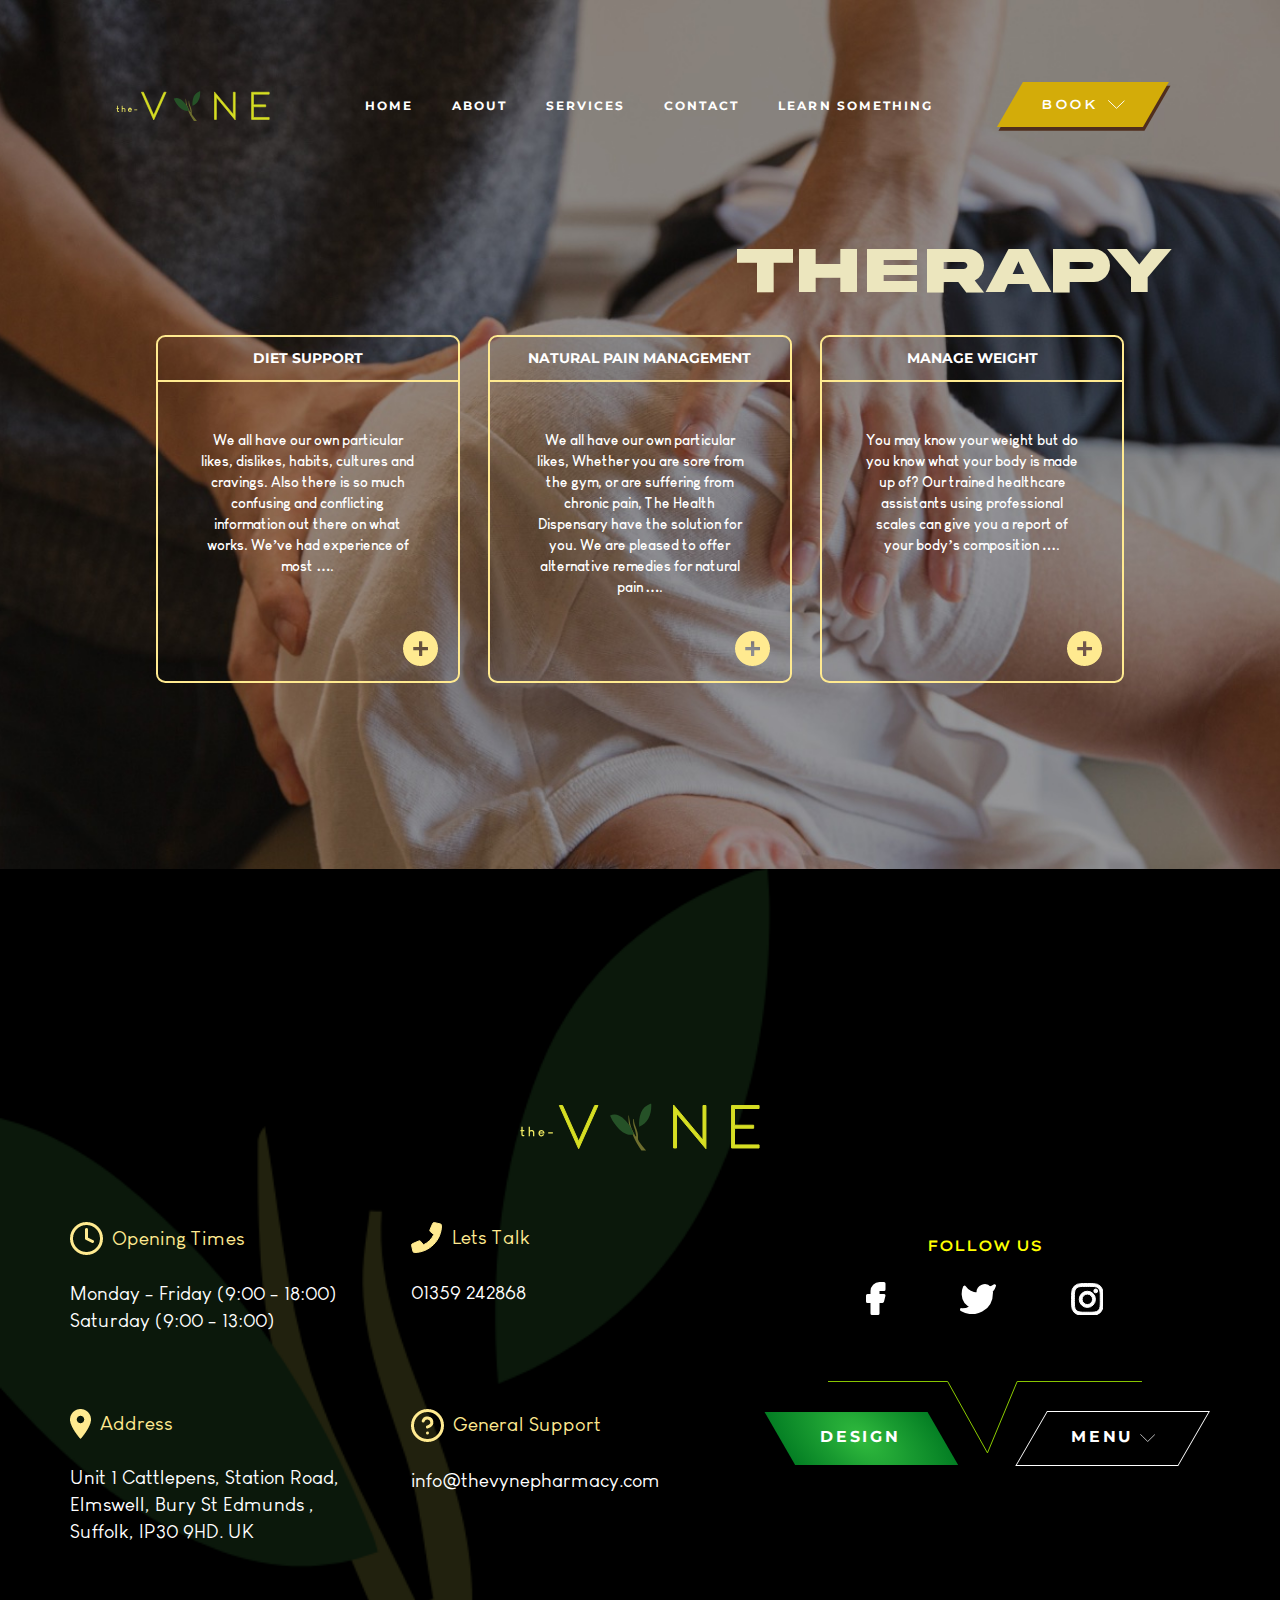
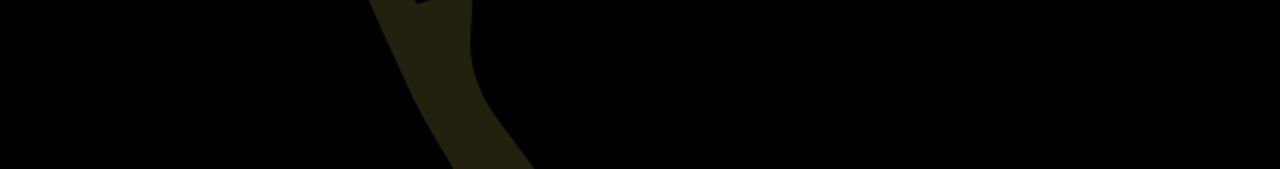
<file: therapy.html>
<!DOCTYPE html>
<html lang="en">

<head>
    <meta charset="UTF-8" />
    <meta name="viewport" content="width=device-width, initial-scale=1.0" />
    <title>The Vyne | Station Pharmacy</title>
    <link rel="icon" type="image/x-icon" href="/images/favicon.ico">
    <link rel="stylesheet" href="https://cdnjs.cloudflare.com/ajax/libs/font-awesome/6.2.1/css/all.min.css" />
    <link rel="stylesheet" href="assets/css/owl.theme.default.min.css" />
    <link rel="stylesheet" href="assets/css/owl.carousel.min.css" />
    <script src=" assets/js/jquery.min.js"></script>
    <script src="assets/js/owl.carousel.min.js"></script>
    <link rel="stylesheet" href="assets/css/Fonts/style.css" />
    <link rel="stylesheet" href="assets/css/bootstrap.min.css" />
    <link rel="stylesheet" href="assets/css/common.css" />
    <link rel="stylesheet" href="assets/css/style.css" />
    <link rel="stylesheet" href="assets/css/therapy_css.css" />
    
    <!-- custom css -->
    <link rel="stylesheet" href="assets/css/therapy_booking.css" />
    <!-- Calendly css -->
    <link href="https://assets.calendly.com/assets/external/widget.css" rel="stylesheet">
    <!-- Hotjar Tracking Code for https://www.thevynepharmacy.com -->
    <script>
        (function(h,o,t,j,a,r){
            h.hj=h.hj||function(){(h.hj.q=h.hj.q||[]).push(arguments)};
            h._hjSettings={hjid:3307648,hjsv:6};
            a=o.getElementsByTagName('head')[0];
            r=o.createElement('script');r.async=1;
            r.src=t+h._hjSettings.hjid+j+h._hjSettings.hjsv;
            a.appendChild(r);
        })(window,document,'https://static.hotjar.com/c/hotjar-','.js?sv=');
    </script>
    
    <!-- Google tag (gtag.js) -->
    <script async src="https://www.googletagmanager.com/gtag/js?id=G-VC64PR1MD5"></script>
    <script>
      window.dataLayer = window.dataLayer || [];
      function gtag(){dataLayer.push(arguments);}
      gtag('js', new Date());
    
      gtag('config', 'G-VC64PR1MD5');
    </script>

    <style>
       
        .selectBox {
            box-shadow: 0.25rem 0.25rem 0 0 #502e1d;
        }

    </style>
</head>

<body>
    <header class="navbar navbar-expand-lg">
        <div class="container">
            <a class="navbar-brand" href="index.html">
                <img src="img/logo.svg" alt="Logo" />
            </a>
            <div class="selectBox header_booking_form_btn ml-auto show_on_lg">
                <div class="selectBox__value">
                    <span class="selectBox__valueInner">Book</span>
                    <img src="images/select-dropDown_arrow.svg" alt="" />
                </div>
            </div>
            <button class="navbar-toggler" type="button" data-toggle="collapse" data-target="#menu"
                aria-controls="navbarSupportedContent" aria-expanded="false" aria-label="Toggle navigation">
                <svg xmlns="http://www.w3.org/2000/svg" width="37" height="28" viewBox="0 0 37 28">
                    <g id="Group_263" data-name="Group 263" transform="translate(-342 -35)">
                        <path id="Rectangle_68" data-name="Rectangle 68"
                            d="M6,0H34a3,3,0,0,1,3,3V3a3,3,0,0,1-3,3H0A0,0,0,0,1,0,6V6A6,6,0,0,1,6,0Z"
                            transform="translate(342 46)" fill="#fff" />
                        <path id="Rectangle_69" data-name="Rectangle 69"
                            d="M3,0H25a3,3,0,0,1,3,3V3a3,3,0,0,1-3,3H0A0,0,0,0,1,0,6V3A3,3,0,0,1,3,0Z"
                            transform="translate(351 57)" fill="#f5c600" />
                        <path id="Rectangle_70" data-name="Rectangle 70"
                            d="M3,0H18a3,3,0,0,1,3,3V3a3,3,0,0,1-3,3H0A0,0,0,0,1,0,6V3A3,3,0,0,1,3,0Z"
                            transform="translate(348 35)" fill="#1f4" />
                    </g>
                </svg>
                <img src="images/close_menu_btn_mobile.svg" alt="Logo" />
            </button>
            <div class="collapse navbar-collapse" id="menu">
                <ul class="navbar-nav align-items-lg-center ml-auto">
                    <li class="nav-item">
                        <a class="nav-link active" href="index.html"><span>HOME</span></a>
                    </li>
                    <li class="nav-item">
                        <a class="nav-link" href="about.html"><span>ABOUT</span></a>
                    </li>
                    <li class="nav-item dropdown">
                        <a class="nav-link dropdown-toggle" href="#" id="navbarDropdown" role="button"
                            data-toggle="dropdown" aria-haspopup="true" aria-expanded="false">
                            SERVICES
                        </a>
                        <div class="dropdown-menu bg-transparent border-0" aria-labelledby="navbarDropdown">
                            <a class="dropdown-item bg-transparent text-white px-0" href="services.html">ALL
                                SERVICES</a>
                            <div class="dropdown-divider d-lg-block d-none"></div>
                            <a class="dropdown-item bg-transparent text-white px-0" href="therapy.html">THERAPY</a>
                        </div>
                    </li>
                    <li class="nav-item">
                        <a class="nav-link" href="contact.html"><span>CONTACT</span></a>
                    </li>
                    <li class="nav-item">
                        <a class="nav-link" href="#"><span>LEARN SOMETHING</span></a>
                    </li>
                    <div class="selectBox header_booking_form_btn hide_on_lg">
                        <div class="selectBox__value">
                            <span class="selectBox__valueInner">Book</span>
                            <img src="images/select-dropDown_arrow.svg" alt="" />
                        </div>
                    </div>
                </ul>
            </div>
        </div>
    </header>
    <main>
        <div class="position-relative">
            <section class="hero_section_therapy">
                <div class="container">
                    <div class="section_height row align-items-center">
                        <div class="col-12 mt-sm-8">
                            <h5 class="section_therapy_h text-lg-right text-center">THERAPY</h5>
                            <div class="row card-div-p position-relative justify-content-center">
                                <div class="therapy-card-outer col-md-4 col-12 mt-3 mt-lg-1 mt-md-1">
                                    <div class="card card-therapy">
                                        <div class="card-header therapy-b card-hearder-h">
                                            DIET SUPPORT
                                        </div>
                                        <div class="card-body card-p">
                                            <p class="card-text therapy-p">
                                                We all have our own particular likes, dislikes, habits, cultures and
                                                cravings. Also there is so much confusing and conflicting information
                                                out
                                                there on what works. We’ve had experience of
                                                most <span class="card-text-show-more">
                                                    and we think we
                                                    can help! <br> <br> Weight Loss is actually a simple concept – eat
                                                    less exercise
                                                    more – it’s the HOW TOs and the STICKING WITH IT that can be
                                                    difficult
                                                    for most people. <br><br> We can help you lose weight more quickly
                                                    or
                                                    slowly, with or without products but our aim is to help you find a
                                                    way
                                                    of managing your weight long-term so it doesn’t spiral out of
                                                    control
                                                    again….and if it does? <br><br> We’ll still be here to help! as we
                                                    know
                                                    from experience that things don’t always work out the first time.
                                                </span>
                                                <span class="card-text-dots">….</span>
                                            </p>

                                            <div class="text-right plus-div">
                                                <button class="background-unset">
                                                    <img src="images/plus.png" class="img-fluid" alt="" />
                                                </button>
                                            </div>
                                        </div>
                                    </div>
                                </div>
                                <div class="therapy-card-outer col-md-4 col-12 mt-5 mt-lg-1 mt-md-1">
                                    <div class="card card-therapy">
                                        <div class="card-header therapy-b card-hearder-h">
                                            NATURAL PAIN MANAGEMENT
                                        </div>
                                        <div class="card-body card-p">
                                            <p class="card-text therapy-p">
                                                We all have our own particular likes, Whether you are sore from the gym,
                                                or
                                                are suffering from chronic pain, The Health Dispensary have the solution
                                                for
                                                you. We are pleased to offer
                                                alternative remedies for natural pain
                                                <span class="card-text-show-more">
                                                    management . These include Pain Therapy
                                                    Devices to help you topically reduce pain on the go. If your pain is
                                                    stopping you from sleeping, or doing the things that you love – let
                                                    us
                                                    help you! These remedies can kickstart your journey towards boosting
                                                    your recovery times, and getting back to feeling like yourself
                                                    again.
                                                    <br><br>
                                                    Give us a call now to book a session
                                                </span>
                                                <span class="card-text-dots">….</span>
                                            </p>

                                            <div class="text-right plus-div">
                                                <button class="background-unset">
                                                    <img src="images/plus.png" class="img-fluid" alt="" />
                                                </button>
                                            </div>
                                        </div>
                                    </div>
                                </div>
                                <div class="therapy-card-outer col-md-4 col-12 mt-5 mt-lg-1 mt-md-1">
                                    <div class="card card-therapy">
                                        <div class="card-header therapy-b card-hearder-h">
                                            Manage weight
                                        </div>
                                        <div class="card-body card-p">
                                            <p class="card-text therapy-p">
                                                You may know your weight but do you know what your body is made up of?
                                                Our
                                                trained healthcare assistants using professional scales can give you a
                                                report of your body’s composition
                                                <span class="card-text-show-more">
                                                    <br><br>
                                                    If you’re trying to lose weight it’s
                                                    much more useful than a standard bathroom scales. When dieting you
                                                    can
                                                    often weigh the same week to week despite your best efforts. We
                                                    understand this can be discouraging and tempt you to give up, but it
                                                    could be (especially if exercising), that you are actually burning
                                                    fat
                                                    and your body weight is made up of more muscle and water – a great
                                                    thing
                                                    in the longer term as this will also help to burn further fat
                                                    deposits.
                                                    It’s also possible you could be doing harm by losing muscle or think
                                                    you’re doing well when you’ve only lost water. <br><br> If you have
                                                    too much body
                                                    fat, especially at your waist, you might also be at risk of other
                                                    health
                                                    problems such as high blood pressure, high cholesterol or diabetes
                                                    which
                                                    can also increase your risk of heart disease or stroke. We can
                                                    advise on
                                                    how to help prevent these happening. <br><br> Give us a call
                                                </span>
                                                <span class="card-text-dots">….</span>
                                            </p>

                                            <div class="text-right plus-div">
                                                <button class="background-unset">
                                                    <img src="images/plus.png" class="img-fluid" alt="" />
                                                </button>
                                            </div>
                                        </div>
                                    </div>
                                </div>
                            </div>
                        </div>
                    </div>
                </div>
            </section>
            <!-- booking-form` -->
           <!-- cut -->
           <div class="therapy_booking header_booking_form header_booking_form main_section">
            <div class="header_booking_form_inner">
                <div class="d-flex align-items-center" id="booking_f" style="display: block;">
                    <ul>
                        <li id="book_p">
                            <a href="" onclick="Calendly.initPopupWidget({url: 'https://calendly.com/thevyne_pharmacy/book-prescriptions'});return false;">Prescriptions</a>
                        </li>
                        <li id="book_nhs">
                            <a href="" onclick="Calendly.initPopupWidget({url: 'https://calendly.com/thevyne_pharmacy/30min'});return false;">NHS Covid Jabs</a>
                        </li>
                        <li id="book_pc">
                            <a href="" onclick="Calendly.initPopupWidget({url: 'https://calendly.com/thevyne_pharmacy/book-private-consultation'});return false;">Private Consultation</a>
                        </li>
                        <li id="book_pc" target="_blank">
                                <a href="https://pharmadoctor.co.uk/patient/locations/east-of-england/ipswich/Station-Pharmacy-IP309HD-2832">Other Bookings</a>
                        </li>
                       
                    </ul>
                </div>
            </div>
            
        </div>
        <!-- cut -->
        </div>
    </main>
    <footer class="main_section">
        <div class="container">
            <div class="row">
                <div class="col-12 hide_on_lg text-center mb-5">
                    <img src="img/logo.svg" alt="" />
                </div>
                <div class="col-lg-7">
                    <div class="row">
                        <div class="col-12 show_on_lg text-center mb-sm-4 mb-1">
                            <img src="img/logo.svg" alt="" class="logo_styleout"/>
                        </div>
                        <div class="col-lg-6 footer_item hide_on_lg">
                            <h6><img src="images/footer_icon_1.png" alt="" />Opening Times</h6>
                            <p class="main_para">Monday - Friday (9:00 - 18:00) Saturday (9:00 - 13:00)</p>
                        </div>
                        <div class="col-lg-6 footer_item">
                            <h6><img src="images/footer_icon_2.png" alt="" />Lets Talk</h6>
                            <a href="tel:01359242868" class="main_para hide_on_lg">01359 242868</a>
                        </div>
                        <div class="col-lg-6 footer_item_bottom footer_item">
                            <h6><img src="images/footer_icon_3.png" alt="" />Address</h6>
                            <p class="main_para">Unit 1 Cattlepens, Station Road, Elmswell, Bury St Edmunds , Suffolk,
                                IP30
                                9HD. UK</p>
                        </div>
                        <div class="col-lg-6 footer_item show_on_lg">
                            <a href="tel:01359242868" class="main_para">01359 242868</a>
                        </div>
                        <div class="col-lg-6 footer_item_bottom footer_item">
                            <h6><img src="images/footer_icon_4.png" alt="" />General Support</h6>
                            <a href="mailto:info@thevynepharmacy.com" class="main_para">info@thevynepharmacy.com</a>
                        </div>
                    </div>
                </div>
                <div class="col-lg-5 pl-lg-4 pt-lg-3 footer_follow_wrapper">
                    <h6>FOLLOW US</h6>
                    <ul class="footer_follow_icon">
                        <li>
                            <a target="_blank" href="https://www.facebook.com/StationPharmacyElmswell">
                                <svg xmlns="http://www.w3.org/2000/svg" width="19.5" height="33" viewBox="0 0 19.5 33">
                                    <path id="footer-social-icon-1"
                                        d="M27,3H22.5A7.5,7.5,0,0,0,15,10.5V15H10.5v6H15V33h6V21h4.5L27,15H21V10.5A1.5,1.5,0,0,1,22.5,9H27Z"
                                        transform="translate(-9 -1.5)" fill="currentColor" stroke="currentColor"
                                        stroke-linecap="round" stroke-linejoin="round" stroke-width="3" />
                                </svg>
                            </a>
                        </li>
                        <li>
                            <a href="#">
                                <svg xmlns="http://www.w3.org/2000/svg" width="36" height="30.212"
                                    viewBox="0 0 36 30.212">
                                    <path id="footer-social-icon-2"
                                        d="M34.5,4.5a16.35,16.35,0,0,1-4.71,2.3A6.72,6.72,0,0,0,18,11.295v1.5A15.99,15.99,0,0,1,4.5,6s-6,13.5,7.5,19.5a17.46,17.46,0,0,1-10.5,3c13.5,7.5,30,0,30-17.25A6.75,6.75,0,0,0,31.38,10,11.58,11.58,0,0,0,34.5,4.5Z"
                                        transform="translate(0 -2.868)" fill="currentColor" stroke="currentColor"
                                        stroke-linecap="round" stroke-linejoin="round" stroke-width="3" />
                                </svg>
                            </a>
                        </li>
                        <li>
                            <a target="_blank" href="https://instagram.com/stationpharmacy7?igshid=YmMyMTA2M2Y=">
                                <svg xmlns="http://www.w3.org/2000/svg" width="32.665" height="32.658"
                                    viewBox="0 0 32.665 32.658">
                                    <path id="footer-social-icon-3"
                                        d="M15.757,9.914a8.079,8.079,0,1,0,8.079,8.079A8.066,8.066,0,0,0,15.757,9.914Zm0,13.331a5.252,5.252,0,1,1,5.252-5.252,5.262,5.262,0,0,1-5.252,5.252ZM26.051,9.584A1.884,1.884,0,1,1,24.166,7.7,1.88,1.88,0,0,1,26.051,9.584ZM31.4,11.5a9.325,9.325,0,0,0-2.545-6.6,9.387,9.387,0,0,0-6.6-2.545c-2.6-.148-10.4-.148-13,0a9.373,9.373,0,0,0-6.6,2.538,9.356,9.356,0,0,0-2.545,6.6c-.148,2.6-.148,10.4,0,13a9.325,9.325,0,0,0,2.545,6.6,9.4,9.4,0,0,0,6.6,2.545c2.6.148,10.4.148,13,0a9.325,9.325,0,0,0,6.6-2.545,9.387,9.387,0,0,0,2.545-6.6c.148-2.6.148-10.392,0-12.994ZM28.041,27.281a5.318,5.318,0,0,1-3,3c-2.074.823-7,.633-9.288.633s-7.221.183-9.288-.633a5.318,5.318,0,0,1-3-3c-.823-2.074-.633-7-.633-9.288s-.183-7.221.633-9.288a5.318,5.318,0,0,1,3-3c2.074-.823,7-.633,9.288-.633s7.221-.183,9.288.633a5.318,5.318,0,0,1,3,3c.823,2.074.633,7,.633,9.288S28.863,25.214,28.041,27.281Z"
                                        transform="translate(0.579 -1.664)" fill="currentColor" stroke="currentColor"
                                        stroke-width="1" />
                                </svg>
                            </a>
                        </li>
                        <!--                    <li><a href="#"><img src="images/footer-social-icon-1.png" alt=""></a></li>-->
                        <!--                    <li><a href="#"><img src="images/footer-social-icon-2.png" alt=""></a></li>-->
                        <!--                    <li><a href="#"><img src="images/footer-social-icon-3.png" alt=""></a></li>-->
                    </ul>
                    <div class="footer_buttons">
                        <img src="images/follow_img_arrow.svg" class="footer_follow_arrow" alt="" />
                        <button data-target=".main_para_text_bottom" class="main_btn footer_button_main">
                            <span>
                                DESIGN
                                <img src="images/Design-btn-arrow.svg" alt="" />
                            </span>
                        </button>
                        <button data-target=".footer_menu_link" class="main_btn footer_button_main">
                            <span>
                                MENU
                                <img src="images/footer_follow_arrow.svg" alt="" />
                                <img src="images/menu-img-arrow.svg" alt="" />
                            </span>
                        </button>
                    </div>
                    <p class="main_para footer_tabs_content main_para_text_bottom">Design by Somzie | <a href="#"><span class="a6x-link" style="color:white">A6X Conglomerate</span></a></p>
                    <ul class="footer_menu_link footer_tabs_content">
                        <li><a href="index.html">HOME</a></li>
                        <li><a href="about.html">ABOUT</a></li>
                        <li><a href="services.html">SERVICES</a></li>
                        <li><a href="contact.html">CONTACT</a></li>
                        <li><a href="#">LEARN...</a></li>
                    </ul>
                </div>
            </div>
        </div>
    </footer>
    <!-- calendly script -->
    <script src="https://assets.calendly.com/assets/external/widget.js" type="text/javascript" async></script>
  
    <!-- services and booking script -->
   <script src="services.js"></script>
    <script src="assets/js/popper.min.js"></script>
    <script src="assets/js/bootstrap.min.js"></script>
    <script src="assets/js/script.js"></script>
    <script>
        $(document).ready(function () {
            $(".navbar-toggler").click(function (e) {
                e.preventDefault();
                $(".navbar").toggleClass("active");
            });
        });
        $(document).ready(function () {
            $('.navbar-nav .nav-link').removeClass('active');
        })
        $(document).ready(function () {
            $('.plus-div button').click(function (e) {
                e.preventDefault();
                $('.therapy-card-outer').not($(this).parents('.therapy-card-outer')).removeClass('active col-md-6').toggleClass('col-md-4 d-none');
                $(this).parents('.therapy-card-outer').toggleClass('active col-md-6 col-md-4');
            });
        });
    </script>
</body>

</html>
</file>
<file: assets/css/Fonts/style.css>
@font-face {
    font-family: Akira-Expanded;
    src: url(Akira-Expanded-Super-Bold.ttf);
    font-weight: bold;
}

@font-face {
    font-family: ALexendMega;
    src: url(LexendMega-Black.ttf);
    font-weight: 900;
}

@font-face {
    font-family: ALexendMega;
    src: url(LexendMega-Bold.ttf);
    font-weight: 700;
}

@font-face {
    font-family: ALexendMega;
    src: url(LexendMega-ExtraBold.ttf);
    font-weight: 800;
}

@font-face {
    font-family: ALexendMega;
    src: url(LexendMega-ExtraBold.ttf);
    font-weight: 800;
}

@font-face {
    font-family: ALexendMega;
    src: url(LexendMega-ExtraLight.ttf);
    font-weight: 200;
}

@font-face {
    font-family: ALexendMega;
    src: url(LexendMega-Light.ttf);
    font-weight: 200;
}

@font-face {
    font-family: ALexendMega;
    src: url(LexendMega-Medium.ttf);
    font-weight: 500;
}

@font-face {
    font-family: ALexendMega;
    src: url(LexendMega-SemiBold.ttf);
    font-weight: 600;
}

@font-face {
    font-family: ALexendMega;
    src: url(LexendMega-Thin.ttf);
    font-weight: 100;
}

@font-face {
    font-family: Louis_George_Cafe;
    src: url(Louis_George_Cafe.ttf);
    font-weight: 400;
}

@font-face {
    font-family: Louis_George_Cafe;
    src: url(Louis_George_Cafe_Italic.ttf);
    font-weight: 400;
    font-style: italic;
}

@font-face {
    font-family: Louis_George_Cafe;
    src: url(Louis_George_Cafe_Bold.ttf);
    font-weight: 700;
}

@font-face {
    font-family: Louis_George_Cafe;
    src: url(Louis_George_Cafe_Bold_Italic.ttf);
    font-weight: 700;
    font-style: italic;
}

@font-face {
    font-family: Louis_George_Cafe;
    src: url(Louis_George_Cafe_Light.ttf);
    font-weight: 300;
}

@font-face {
    font-family: Louis_George_Cafe;
    src: url(Louis_George_Cafe_Light_Italic.ttf);
    font-weight: 300;
    font-style: italic;
}

@font-face {
    font-family: Montserrat;
    src: url(Montserrat-Black.ttf);
    font-weight: 900;
}

@font-face {
    font-family: Montserrat;
    src: url(Montserrat-Black.ttf);
    font-weight: 900;
}

@font-face {
    font-family: Montserrat;
    src: url(Montserrat-BlackItalic.ttf);
    font-weight: 900;
    font-style: italic;
}

@font-face {
    font-family: Montserrat;
    src: url(Montserrat-Bold.ttf);
    font-weight: 700;
}

@font-face {
    font-family: Montserrat;
    src: url(Montserrat-BoldItalic.ttf);
    font-weight: 700;
    font-style: italic;
}

@font-face {
    font-family: Montserrat;
    src: url(Montserrat-ExtraBold.ttf);
    font-weight: 800;
}

@font-face {
    font-family: Montserrat;
    src: url(Montserrat-ExtraBoldItalic.ttf);
    font-weight: 800;
    font-style: italic;
}

@font-face {
    font-family: Montserrat;
    src: url(Montserrat-ExtraLight.ttf);
    font-weight: 200;
}

@font-face {
    font-family: Montserrat;
    src: url(Montserrat-ExtraLightItalic.ttf);
    font-weight: 200;
    font-style: italic;
}

@font-face {
    font-family: Montserrat;
    src: url(Montserrat-Italic.ttf);
    font-weight: 400;
    font-style: italic;
}

@font-face {
    font-family: Montserrat;
    src: url(Montserrat-Light.ttf);
    font-weight: 300;
}

@font-face {
    font-family: Montserrat;
    src: url(Montserrat-LightItalic.ttf);
    font-weight: 300;
    font-style: italic;
}

@font-face {
    font-family: Montserrat;
    src: url(Montserrat-Medium.ttf);
    font-weight: 500;
}

@font-face {
    font-family: Montserrat;
    src: url(Montserrat-MediumItalic.ttf);
    font-weight: 500;
    font-style: italic;
}

@font-face {
    font-family: Montserrat;
    src: url(Montserrat-Regular.ttf);
    font-weight: 400;
}

@font-face {
    font-family: Montserrat;
    src: url(Montserrat-SemiBold.ttf);
    font-weight: 600;
}

@font-face {
    font-family: Montserrat;
    src: url(Montserrat-SemiBoldItalic.ttf);
    font-weight: 600;
    font-style: italic;
}

@font-face {
    font-family: Montserrat;
    src: url(Montserrat-Thin.ttf);
    font-weight: 100;
}

@font-face {
    font-family: Montserrat;
    src: url(Montserrat-ThinItalic.ttf);
    font-weight: 100;
    font-style: italic;
}

@font-face {
    font-family: Walkway;
    src: url(Walkway_Black.ttf);
    font-weight: 900;
}
</file>
<file: assets/css/common.css>
:root {
    --AlexendMega: ALexendMega, "sans-serif";
    --AkiraExpanded: Akira-Expanded, "sans-serif";
    --LouisGeorgy: Louis_George_Cafe, "sans-serif";
    --Montserrat: Montserrat, "sans-serif";
    --Walkway: Walkway, "sans-serif";
    --gold: #d3ac09;
    --goldShade: #dabe4cff;
    --darkGary: #707070;
    --orange: #f7931e;
    --white: #ffffff;
    --whiteShade: #f8fff9;
    --yellow: #ffff00;
    --yellowShade: #ffea90;
    --yellowDark: #efef00;
    --lightYellow: #ece6be;
    --black: #000000;
    --greenShade: #8cc63f;
    --green: #1cba0c;
    --red: #dd640a;
    --height: 53.375rem;
    --skew: 30deg;
    --skewMinus: -30deg;
    --size: 1.16259vw;
}

html {
    font-size: var(--size);
}

* {
    transition: 0.2s linear;
}

body {
    font-family: var(--AlexendMega);
    overflow-x: hidden;
}

body.lock-scroll {
    overflow: hidden;
}

img {
    max-width: 100%;
    height: auto;
}

ul {
    list-style: none;
    padding: 0;
}

section {
    position: relative;
}

.section_height {
    min-height: var(--height);
}

.main_heading {
    font-size: 4.65rem;
    font-family: var(--AkiraExpanded);
    color: var(--black);
}

.sub_heading {
    font-size: 2.63rem;
    font-family: var(--AkiraExpanded);
    color: var(--black);
}

button {
    border: none;
    /*outline: none !important;*/
    /*box-shadow: none !important;*/
    cursor: pointer;
}

a {
    color: var(--black);
    text-decoration: none !important;
}

.main_btn {
    position: relative;
    padding: 0.75rem 1.875rem;
    cursor: pointer;
    text-transform: uppercase;
    transform: skew(var(--skewMinus), 0deg);
    background-color: transparent;
    border: 0.063rem solid var(--white);
    min-width: 7.5rem;
    text-align: center;
    color: var(--white);
    display: inline-block;
    font-family: var(--Montserrat);
    font-weight: 700;
    letter-spacing: 0.125rem;
}

.main_btn_sec {
    position: relative;
    padding: 0.75rem 1.875rem;
    cursor: pointer;
    text-transform: uppercase;
    background-color: transparent;
    border: 0.063rem solid var(--yellow);
    min-width: unset;
    text-align: center;
    color: var(--white);
    display: inline-block;
    font-family: var(--LouisGeorgy);
    font-weight: 700;
    font-size: 1.15rem;
    line-height: 1.6;
    white-space: nowrap;
}

.main_btn_sec:not(.active) {
    border-color: transparent;
}

.main_btn span {
    color: inherit;
    transform: skew(var(--skew), 0deg);
    display: inline-block;
    position: relative;
}

.main_para {
    font-size: 0.88rem;
    font-family: var(--LouisGeorgy);
    font-weight: 600;
    line-height: 1.4;
}

.main_section {
    --main_section: 6.7rem;
    padding-top: var(--main_section);
    padding-bottom: var(--main_section);
}

/*  Header  */

header.navbar {
    position: absolute;
    top: 3.2rem;
    left: 0;
    width: 100%;
    z-index: 999;
    padding: 1.438rem 1.25rem;
}

header.navbar .navbar-brand img {
    width: 10.75rem;
    height: auto;
}

header.navbar .navbar-toggler.active svg,
header.navbar .navbar-toggler:not(.active) img {
    display: none;
}

header.navbar .navbar-toggler:not(.active) svg,
header.navbar .navbar-toggler.active img {
    display: inline-block;
}

header.navbar .navbar-nav {
    column-gap: 0.72rem;
}

header.navbar .nav-item .nav-link {
    padding: 0.5rem 0.938rem;
    color: var(--white);
    font-size: 0.813rem;
    font-weight: 700;
    font-family: var(--Montserrat);
    letter-spacing: 0.14rem;
}

header.navbar .nav-item .nav-link span {
    position: relative;
    color: inherit;
}

header.navbar .nav-link.dropdown-toggle::after {
    display: none !important;
}

header.navbar .navbar-nav .dropdown-menu {
    max-width: 250px;
    margin: auto;
}

header.navbar .dropdown-item {
    font-size: 0.813rem;
    text-align: center;
}

header.navbar .nav-item .nav-link.active,
header.navbar .nav-item .nav-link:hover {
    color: var(--yellowShade);
}

.selectBox {
    position: relative;
    padding: 0.75rem 1.875rem;
    cursor: pointer;
    text-transform: uppercase;
    margin-left: 1.5rem;
    transform: skew(var(--skewMinus), 0deg);
    background-color: var(--gold);
    box-shadow: 0.25rem 0.25rem 0 0 #0e6804;
    min-width: 9.688rem;
    text-align: center;
}

.selectBox span,
.selectBox i,
.selectBox img {
    text-transform: uppercase;
    color: var(--white);
    font-size: 0.813rem;
    transform: skew(var(--skew), 0deg);
    display: inline-block;
}

.selectBox img {
    width: 1.125rem;
    height: auto;
}

header .selectBox span {
    font-size: 0.875rem;
    letter-spacing: 0.125rem;
}

.selectBox__value {
    white-space: nowrap;
    overflow: hidden;
    text-overflow: ellipsis;
    display: inline-flex;
    align-items: center;
    column-gap: 0.625rem;
}

.selectBox .dropdown-menu {
    transition: opacity 0.3s linear;
    opacity: 0;
    display: block;
    top: 100%;
    width: 100%;
    max-height: 15.625rem;
    z-index: -1;
    background-color: var(--gold);
    overflow-y: auto;
    /*transform: translateY(-15%);*/
    visibility: hidden;
    transform: skew(var(--skew), 0deg) translateX(2.5rem);
    margin-top: 0.063rem;
    pointer-events: none;
}

.selectBox .dropdown-menu .dropdown-item:not(.active) {
    color: var(--white);
}

.selectBox .dropdown-menu .dropdown-item.active,
.selectBox .dropdown-menu .dropdown-item:not(.active):hover {
    background-color: var(--black);
}

.selectBox .dropdown-menu .dropdown-item {
    font-size: 0.813rem;
}

.selectBox.show .dropdown-menu {
    visibility: visible;
    opacity: 1;
    z-index: 1;
    pointer-events: all;
}

header .selectBox {
    margin-right: 0.75rem;
    margin-top: -0.188rem;
    min-width: 9.813rem;
    margin-left: 3.5rem;
}

.header_booking_form {
    position: absolute;
    top: 0;
    left: 0;
    min-height: 100%;
    width: 100%;
    background-image: url("../../images/main-bg.png");
    background-size: cover;
    background-repeat: no-repeat;
    z-index: 2;
    display: none;
}

.header_booking_form.active .header_booking_form_inner {
    opacity: 0;
}

.header_booking_form.active .header_booking_form_thankYou,
.header_booking_form .mail_loader {
    opacity: 1;
    pointer-events: all;
}

.header_booking_form .header_booking_form_thankYou,
.header_booking_form .mail_loader {
    position: absolute;
    top: 0;
    left: 0;
    height: 100%;
    width: 100%;
    opacity: 0;
    pointer-events: none;
    display: flex;
    align-items: center;
    justify-content: center;
    flex-direction: column;
    padding: 4rem;
}

.header_booking_form .mail_loader.active {
    opacity: 1;
}
.header_booking_form .mail_loader::after {
    opacity: 1;
    background: #000000c9;
    z-index: 999;
    content: "";
    position: absolute;
    width: 100%;
    display: block;
    height: 100%;
}

.header_booking_form .header_booking_form_thankYou .main_para {
    font-size: 0.938rem;
    color: var(--white);
    margin-top: 0.5rem;
    padding-top: 0.213rem;
    border-top: 0.063rem solid var(--yellowShade);
}

.header_booking_form .header_booking_form_thankYou i {
    font-size: 30px;
    color: var(--yellowShade);
}

.header_booking_form .header_booking_form_inner {
    max-width: 46rem;
    width: 100%;
    margin: 4rem auto 0;
}

.header_booking_form .header_booking_form_tab {
    display: flex;
    /*align-items: center;*/
}

.header_booking_form .header_booking_form_spector {
    padding-left: 5rem;
    padding-right: 5rem;
}

.header_booking_form .header_booking_form_spector span {
    height: 100%;
    width: 0.14rem;
    background-color: var(--white);
    display: block;
}

.header_booking_form .header_booking_form_tab_body {
    padding: 2.8rem 0;
}

.header_booking_form .header_booking_form_tab_form {
    display: flex;
    align-items: flex-start;
    justify-content: flex-start;
    margin-bottom: 2.3rem;
}

.header_booking_form .header_booking_form_tab_form .header_booking_form_tab_form_input {
    flex: 1;
}

.header_booking_form .header_booking_form_tab_form label {
    padding: 0 1.8rem;
    max-width: 17.5rem;
    width: 100%;
    font-size: 1rem;
    font-weight: 300;
    color: var(--white);
    letter-spacing: -0.125rem;
}

.header_booking_form .header_booking_form_tab_form .header_booking_form_tab_form_input input,
.header_booking_form .header_booking_form_tab_form .header_booking_form_tab_form_input textarea {
    background-color: transparent;
    width: 100%;
    border: solid var(--white);
    border-width: 0 0 0.063rem 0;
    font-size: 0.938rem;
    color: var(--white);
    outline: none !important;
    box-shadow: none !important;
    padding-bottom: 0.6rem;
}

.header_booking_form .header_booking_form_tab_form .header_booking_form_tab_form_input textarea {
    border-width: 0.063rem;
    padding: 0.6rem;
    resize: none;
}

.header_booking_form .header_booking_form_tab_form .header_booking_form_tab_form_input textarea::placeholder,
.header_booking_form .header_booking_form_tab_form .header_booking_form_tab_form_input input::placeholder {
    color: rgba(255, 255, 255, 3);
    letter-spacing: -0.125rem;
    font-weight: 300;
}

.header_booking_form .send_btn {
    border-color: transparent;
    margin-right: 1.3rem;
    margin-left: 0;
    background-color: #1afa34;
    overflow: hidden;
}

.header_booking_form .send_btn::after {
    content: "";
    position: absolute;
    top: 0;
    left: 1.2rem;
    width: 100%;
    height: 100%;
    background-color: var(--white);
    transition: width linear 0.3s;
    z-index: -1;
}

/*  Header  */
/*/////////////////////////*/
/*  Footer  */

footer {
    background-color: var(--black);
    background-image: url("../../images/footer-bg.png");
    background-size: cover;
    background-repeat: no-repeat;
    --footerArrowAfter: -1.875rem;
    --footerArrowAfterWidth: 69%;
    overflow: hidden;
    min-height: 100vh;
    display: flex;
    align-items: center;
}

footer .footer_item h6 {
    display: flex;
    align-items: center;
    justify-content: flex-start;
    column-gap: 0.6rem;
    color: var(--yellowShade);
    font-family: var(--LouisGeorgy);
    font-weight: 500;
    font-size: 1.32rem;
    margin-bottom: 1.7rem;
}

footer .footer_item .main_para {
    color: var(--white);
    font-size: 1.3rem;
    font-weight: 500;
}

footer .footer_follow_wrapper h6 {
    color: var(--yellow);
    text-align: center;
}

footer .footer_follow_icon {
    display: flex;
    align-items: center;
    justify-content: center;
    column-gap: 5rem;
    margin-top: 1.875rem;
}

footer .footer_follow_icon li a svg {
    color: var(--white);
    transition: color linear 0.3s;
}

footer .footer_follow_icon li a:hover svg {
    color: var(--yellow);
}

footer .footer_buttons {
    position: relative;
    align-items: center;
    justify-content: space-between;
    margin-top: 6rem;
    display: flex;
}

footer .footer_buttons .main_btn {
    --GridientColor: radial-gradient(
        circle,
        rgba(49, 187, 62, 1) 0%,
        rgba(24, 154, 48, 1) 50%,
        rgba(3, 125, 35, 1) 100%
    );
    position: relative;
    transform: skew(var(--skew), 0deg);
    background: var(--GridientColor);
    border: unset;
    max-width: calc(50% - 4.188rem);
    width: 100%;
    padding: 1rem 1.5rem;
    font-family: var(--Montserrat);
    font-weight: 700;
    font-size: 1.063rem;
    letter-spacing: 0.188rem;
    border: 0.063rem solid var(--GridientColor);
}

footer .footer_buttons .main_btn:hover {
    box-shadow: 0.438rem 0.438rem 0 0 rgb(49 187 62 / 60%);
    color: var(--yellow);
}

.footer_item.footer_item_bottom {
    margin-top: 4rem;
}

footer .footer_buttons .main_btn span {
    transform: skew(var(--skewMinus), 0deg);
    position: relative;
    top: -0.125rem;
    display: inline-block;
}

footer .footer_buttons .main_btn:nth-of-type(1) {
    margin-left: 1.4rem;
}

footer .footer_buttons .main_btn:nth-of-type(1) img {
    width: 1.3rem;
    height: auto;
}

footer .footer_buttons .main_btn:nth-of-type(2) {
    transform: skew(var(--skewMinus), 0deg);
    background: transparent;
    transform-origin: top;
    border: 0.066rem solid var(--white);
}

footer .footer_buttons .main_btn:nth-of-type(2) span {
    transform: skew(var(--skew), 0deg);
}

footer .footer_buttons .main_btn:nth-of-type(2):hover {
    box-shadow: 0.438rem 0.438rem 0 0 #2d2d2d;
}

footer .footer_buttons .main_btn:nth-of-type(2) img {
    width: 1rem;
    height: auto;
}

footer .footer_buttons .main_btn:nth-of-type(1):not(.active) img {
    display: none;
}

footer .footer_buttons .main_btn:nth-of-type(2).active img:nth-of-type(1),
footer .footer_buttons .main_btn:nth-of-type(2):not(.active) img:nth-of-type(2) {
    display: none;
}

footer .footer_buttons .main_btn:nth-of-type(2).active img:nth-of-type(2),
footer .footer_buttons .main_btn:nth-of-type(2):not(.active) img:nth-of-type(1) {
    display: inline-block;
}

footer .footer_buttons .footer_follow_arrow {
    position: absolute;
    top: -2rem;
    left: 50%;
    width: auto;
    height: 4.9rem;
    transform: translateX(-50%);
}

footer .main_para.main_para_text_bottom {
    color: var(--yellowShade);
    font-family: var(--Montserrat);
    font-weight: 700;
    font-size: 0.938rem;
    margin-top: 1rem;
    text-align: center;
    letter-spacing: 0.125rem;
}

footer .main_para.main_para_text_bottom:not(.active) {
    display: none;
}

footer .footer_menu_link {
    display: flex;
    align-items: center;
    justify-content: center;
    column-gap: 1rem;
    margin-top: 1rem;
}

footer .footer_menu_link a {
    font-size: 0.938rem;
    color: var(--yellowShade);
    font-weight: 700;
    font-family: var(--Montserrat);
    letter-spacing: 0.125rem;
}

footer .footer_menu_link:not(.active) {
    display: none;
}

@media (min-width: 991px) {
    .show_on_lg {
        display: none !important;
        visibility: hidden !important;
        opacity: 0 !important;
    }
}

@media (max-width: 992px) {
    :root {
        --size: 16px;
    }

    .selectBox img {
        width: 0.7rem;
    }

    .hide_on_lg {
        display: none !important;
        visibility: hidden !important;
        opacity: 0 !important;
    }

    header.navbar {
        position: absolute;
        padding: 3rem 0.938rem 1.25rem;
        top: 0;
    }

    header.navbar.active {
        background-color: var(--black);
        min-height: 100vh;
        align-items: flex-start;
    }

    header.navbar .navbar-collapse {
        margin-top: 5rem;
    }

    header.navbar .nav-item .nav-link {
        font-size: 1.3rem;
        text-align: center;
    }

    header .selectBox {
        padding: 0.313rem 0.688rem 0.438rem;
        margin-right: 0.938rem;
        min-width: 5.625rem;
    }

    header .selectBox span,
    header .selectBox i {
        font-size: 0.625rem;
    }

    header.navbar .navbar-nav {
        margin-top: 1.563rem;
    }

    header .selectBox .dropdown-menu {
        transform: skew(var(--skew), 0deg) translateX(3.25rem);
    }

    header .selectBox .dropdown-menu .dropdown-item {
        font-size: 0.625rem;
        padding: 0.625rem 0.938rem;
    }

    .header_booking_form .header_booking_form_inner {
        max-width: 100%;
        width: 100%;
        margin: 5rem auto 0;
        padding: 0 2.5rem;
    }

    header.navbar .dropdown-item {
        font-size: 1rem;
    }

    header.navbar .navbar-nav .dropdown-menu {
        padding-top: 0;
    }

    .main_btn_sec {
        padding: 0.65rem 1rem;
        font-size: 0.8rem;
        width: calc(50% - 2rem);
    }

    .header_booking_form .header_booking_form_spector {
        padding-left: 2rem;
        padding-right: 2rem;
    }

    .header_booking_form .header_booking_form_tab_body {
        padding: 2rem 0;
    }

    .header_booking_form .header_booking_form_tab_form {
        margin-bottom: 2rem;
    }

    .header_booking_form .header_booking_form_tab_form label {
        padding: 0 1rem;
        max-width: 15rem;
        font-size: 0.71rem;
    }

    .header_booking_form .header_booking_form_tab_form .header_booking_form_tab_form_input input,
    .header_booking_form .header_booking_form_tab_form .header_booking_form_tab_form_input textarea {
        font-size: 0.7rem;
    }

    .main_heading {
        font-size: 3.125rem;
    }

    .sub_heading {
        font-size: 2.125rem;
    }

    .main_btn {
        padding: 0.688rem 1.625rem;
        font-size: 0.75rem;
    }

    :root {
        --height: 100vh;
    }

    .main_section {
        --main_section: 3.125rem;
    }

    footer .footer_item h6,
    footer .footer_follow_wrapper h6 {
        display: none;
    }

    footer .footer_item .main_para {
        max-width: 18.75rem;
        margin-left: auto;
        margin-right: auto;
        display: block;
        text-align: center;
        font-size: 0.813rem;
    }

    footer .footer_buttons .selectBox .dropdown-menu {
        top: unset;
        bottom: 104%;
        transform: skew(var(--skew), 0deg) translateX(-2.75rem);
        border-radius: 0;
    }

    footer .footer_follow_icon li a svg {
        width: auto;
        height: 1.25rem;
    }

    footer .footer_buttons .main_btn::after {
        height: 3.9rem;
    }

    footer .footer_buttons .selectBox::after {
        height: 4.15rem;
    }
}

@media (min-width: 768px) {
    .show_on_md {
        display: none !important;
        visibility: hidden !important;
        opacity: 0 !important;
    }
}

@media (max-width: 768px) {
    .hide_on_md {
        display: none !important;
        visibility: hidden !important;
        opacity: 0 !important;
    }

    .main_heading {
        font-size: 2.188rem;
    }

    .sub_heading {
        font-size: 1.563rem;
    }

    .header_booking_form .header_booking_form_tab_form label {
        max-width: 11rem;
    }

    footer .container {
        max-width: 30rem;
        margin: 0 auto;
    }
}

@media (min-width: 500px) {
    .show_on_sm {
        display: none !important;
        visibility: hidden !important;
        opacity: 0 !important;
    }
}

@media (max-width: 500px) {
    .hide_on_sm {
        display: none !important;
        visibility: hidden !important;
        opacity: 0 !important;
    }

    header.navbar {
        padding: 2rem 0.938rem 1.25rem;
    }

    header.navbar .navbar-brand img {
        max-width: 6.25rem;
    }

    header .selectBox {
        padding: 0 0.625rem 0.125rem;
        margin-right: 0.313rem;
        min-width: fit-content;
        font-size: 0.813rem;
        line-height: 1.5rem;
    }

    .header_booking_form .header_booking_form_tab_form label {
        max-width: 7rem;
    }

    .header_booking_form_tab .main_btn_sec {
        padding: 0.5rem 0.71rem;
        font-size: 0.6rem;
        width: calc(50% - 2rem);
    }

    .header_booking_form_tab .main_btn_sec:nth-of-type(2) {
        flex: 1;
    }

    .header_booking_form .header_booking_form_inner {
        margin: 3rem auto 0;
    }

    .header_booking_form .header_booking_form_spector {
        padding-left: 1rem;
        padding-right: 1rem;
    }

    .header_booking_form .header_booking_form_spector span {
        width: 0.1rem;
    }

    .main_heading {
        font-size: 1.625rem;
    }

    .sub_heading {
        font-size: 1.25rem;
    }

    footer .footer_buttons {
        padding: 0 0.938rem;
    }

    footer .footer_buttons {
        max-width: calc(100% - 3.75rem);
        margin-left: auto;
        margin-right: auto;
    }

    footer {
        --footerArrowAfter: -0.938rem;
    }

    footer .footer_buttons .main_btn,
    footer .footer_buttons .selectBox {
        max-width: calc(50% - 4.75rem);
        min-height: 2.813rem;
        min-width: fit-content;
        font-size: 0.7rem;
    }

    footer .footer_buttons .main_btn::after {
        height: 4.15rem;
    }

    footer .footer_follow_icon {
        column-gap: 2.188rem;
    }

    footer .footer_follow_icon li a svg {
        height: 0.938rem;
    }

    footer .footer_buttons .footer_follow_arrow {
        top: -1.5rem;
        height: 3.9rem;
    }

    footer .footer_menu_link {
        column-gap: 1.5rem;
    }

    footer .footer_menu_link a {
        font-size: 0.65rem;
    }

    footer .footer_buttons .main_btn {
        padding: 0.7rem;
    }
}

@media (max-width: 390px) {
    .header_booking_form .header_booking_form_inner {
        padding: 0 1rem;
    }

    .header_booking_form .header_booking_form_tab_form label {
        padding-left: 0 !important;
        max-width: 6rem;
    }

    .header_booking_form .header_booking_form_tab_form {
        margin-bottom: 1.5rem;
    }

    .header_booking_form .send_btn {
        position: relative;
        padding: 0.55rem 1rem;
    }

    footer .footer_buttons {
        max-width: calc(100% - 1.875rem);
    }
}

@media (max-width: 370px) {
    footer .footer_buttons .footer_follow_arrow {
        height: 2.6rem;
    }

    footer .footer_buttons .main_btn {
        font-size: 9px;
        padding: 7px 13px;
        min-height: 34px;
    }

    footer .footer_buttons .main_btn:nth-of-type(1) {
        margin-left: 8px;
    }

    footer .footer_buttons .footer_follow_arrow {
        left: 45%;
        top: -1rem;
    }

    footer .footer_buttons .main_btn:nth-of-type(2) {
        margin-right: 18px;
    }

    .main_heading {
        font-size: 1.325rem;
    }

    .sub_heading {
        font-size: 1.05rem;
    }

    footer {
        min-height: fit-content;
    }

    .footer_item.footer_item_bottom {
        margin-top: 1.5rem;
    }

    footer .footer_follow_icon {
        margin: 1rem 0 0;
    }

    footer .footer_buttons {
        margin-top: 3rem;
    }
}
</file>
<file: assets/css/style.css>
html, body {
    margin: 0;
    padding: 0;

}

svg {
    font-family: var(--Montserrat);
}

/* ------ CUT AND PASTE ------- */
.carousel-inner {
    margin-left: 1em!important;
}


.style-out {
    font-size: 14px;
    color: white; 
    display: none;  
    font-family: var(--LouisGeorgy);
}

.contact100-form {
    width: 100%;
   
}

input {
    color: white;
    width: 100%;
    margin-bottom: 2em;
    background: transparent;
    border-bottom: 2px solid white;
    padding: 0.5em;
    border-top-style: hidden;
    border-right-style: hidden;
    border-left-style: hidden;
    font-family: var(--LouisGeorgy);
    font-size: 15px;
}

textarea {
    color: white;
    overflow: auto;
    resize: vertical;
    padding: 2em;
    height: 240px;
    font-family: var(--LouisGeorgy);
    font-size: 15px;
}


  
  .no-outline:focus {
    outline: none;
  }

input#first_name.input100 {
    color: white;   
}

::placeholder { /* Chrome, Firefox, Opera, Safari 10.1+ */
    color: rgb(92, 92, 92);
    opacity: 1; /* Firefox */
}

:-ms-input-placeholder { /* Internet Explorer 10-11 */
color: rgb(92, 92, 92);
}

::-ms-input-placeholder { /* Microsoft Edge */
color: rgb(92, 92, 92);
}

.contact100-form-btn {
    padding: 1em;
    /* border: 2px solid white; */
    background-color: transparent;
    color: white;
    text-transform: uppercase;  
    width:100%;

}

.contact100-form-btn img {
    width: 200px;
    margin-right: -22px;
    float: right;

}





textarea {
    width: 100%;
    background: transparent;
    border: 2px solid white;
    margin-bottom: 2em;
}










/*  ------ CUT AND PASTE END ------- */


/*  Hero Section  */

.hero_section {
    background-color: var(--green);
    background-image: url("../../images/hero-bg.jpg");
    background-size: cover;
    background-repeat: no-repeat;
    z-index: 1;
    overflow: hidden;
}

.hero_section_slider {
    position: relative;
}

.hero_section_slider.owl-theme .owl-nav {
    margin-top: 0;
}

.hero_section_slider.owl-theme .owl-nav .owl-next,
.hero_section_slider.owl-theme .owl-nav .owl-prev {
    background-color: transparent !important;
    color: var(--white) !important;
    font-size: 1.688rem;
    margin: 0 !important;
    position: absolute;
    top: 43%;
    transform: translateY(-50%);
}

.hero_section_slider.owl-theme .owl-nav .owl-next {
    right: 0;
}

.hero_section_slider.owl-theme .owl-nav .owl-prev {
    left: -10%;
}

.hero_section_slider.owl-theme .owl-nav .owl-next i,
.hero_section_slider.owl-theme .owl-nav .owl-prev i {
    opacity: 0.7;
}

.hero_section .hero_profile {
    position: absolute;
    bottom: 0;
    right: 4.4%;
    max-width: 39.5%;
    width: 100%;
}

.hero_section .sub_heading,
.hero_section .main_para {
    color: var(--white);
}

.hero_section .main_heading {
    line-height: 1;
    margin-bottom: 0;
    color: transparent;
    -webkit-text-stroke-width: 0.063rem;
    -webkit-text-stroke-color: white;
}

.hero_section .main_para {
    max-width: 23rem;
}

.hero_section_text {
    padding-top: 7rem;
    padding-right: 3.6rem;
}

.hero_button_outer {
    display: flex;
    align-items: center;
    justify-content: flex-end;
    padding-bottom: 0.7rem;
    padding-right: 0.25rem;
}

.hero_section_text .main_btn {
    min-width: 10rem;
    margin-top: 0.5rem;
}

.hero_button_outer .main_btn span {
    position: unset;
}

.hero_button_outer .main_btn::after {
    content: "";
    position: absolute;
    top: 0;
    left: 0;
    width: 100%;
    height: 100%;
    border: 0.063rem solid var(--yellow);
    transform: scale(1.1, 1.5) translateX(1.875rem);
    transition: all linear 0.3s;
    z-index: -1;
}

.hero_button_outer .main_btn:hover:after {
    transform: scale(1.1, 1.3) translateX(0);
}

.hero_button_outer .main_btn:hover {
    border-color: var(--yellow);
    color: var(--yellow);
}

.hero_button_outer .main_btn::before {
    content: "";
    position: absolute;
    top: 0;
    left: 0;
    width: 100%;
    height: 100%;
    background-color: #199f2e;
    z-index: 0;
}





/*  Hero Section  */


/* --- NEW BOOKING FORM --- */

#booking_f {
    /* text-align: center; */
    margin-top: 5em; 
    width:100%;
    border: 2px solid white;
    padding: 2em;
}

#booking_f a{
    text-align: center;
    color: #ffffff;
    line-height: 5em;
}

#booking_f a:hover{
    color: #d6dd14;
    border-top: 2px solid #d6dd14;
    padding-top: 1em;
}


.footer-logo  {
    width: 10em;
    padding-bottom: 4em;
    margin-top: 0;
}

#carousel h1{
    font-size: 4rem;
    font-family: var(--AkiraExpanded);
    color: transparent;
    -webkit-text-stroke: 0.063rem white;
    margin-bottom: -.2em;
}


#carousel {
    width: 100%
}

.vac {
    color: white;
    font-size: 3rem;
    font-family: var(--AkiraExpanded);
}

.hero-btn{
    margin-top: 1em;
    float: right;
}





.sub-text {
    color: white;
    font-size: 15px;
    font-family: var(--LouisGeorgy);
}

.owl-carousel .owl-item img {
    cursor: pointer;
}




/* --- NEW BOOKING FORM END --- */

/* SERVICES */

/*///////////////////////*/
/*  Therapy Section  */

.therapy_section {
    background-image: url("../../images/therapy_pic.jpg");
    background-repeat: no-repeat;
    background-size: cover;
    border: solid var(--black);
    --borderWidth: 0.438rem;
    border-width: var(--borderWidth) 0 var(--borderWidth) 0;
}

.therapy_section .sub_heading {
    color: var(--black);
}

.therapy_section .main_heading {
    text-shadow: -0.125rem -0.094rem 0 var(--white);
}

.therapy_section .main_para {
    color: var(--white);
}

.therapy_section .main_btn,
.private_consultation_section .main_btn {
    background-color: var(--greenShade);
    box-shadow: none !important;
    margin-right: 0;
    margin-left: 0.81rem;
    min-width: 10.5rem;
    padding: 0.83rem 1.875rem 0.83rem 1.64rem;
    border-color: transparent;
}

.therapy_section .main_btn img,
.private_consultation_section .main_btn img {
    display: inline-block;
    margin-left: 1.3rem;
    width: 0.625rem;
    height: auto;
}

.private_consultation_section .main_btn::after,
.therapy_section .main_btn::after {
    content: "";
    position: absolute;
    top: 0;
    right: 0;
    width: 4.375rem;
    height: 100%;
    background-color: var(--orange);
    transition: width linear 0.3s;
    z-index: -1;
}

.therapy_section .main_btn {
    border-color: transparent;
    margin-right: 1.3rem;
    margin-left: 0;
    background-color: var(--gold);
}

.therapy_section .main_btn::after {
    background-color: var(--orange);
}

.private_consultation_section .main_btn:hover,
.therapy_section .main_btn:hover {
    box-shadow: 0.438rem 0.438rem 0 0 rgb(0 0 0 / 20%);
}

.private_consultation_section .main_btn:hover:after,
.therapy_section .main_btn:hover:after {
    width: 100%;
}

/*.private_consultation_section .main_btn:hover,*/
/*.therapy_section .main_btn:hover {*/
/*    color: var(--yellow);*/
/*}*/

/*.private_consultation_section .main_btn span,*/
/*.therapy_section .main_btn span {*/
/*    margin-left: 0.875rem;*/
/*}*/

/*.private_consultation_section .main_btn span i,*/
/*.therapy_section .main_btn span i {*/
/*    margin-left: 1.375rem;*/
/*    font-size: 1.25rem;*/
/*}*/

.therapy_section .therapy_col_custom_padding {
    padding-left: 3.9rem;
    padding-top: 0.6rem;
    padding-right: 2rem;
}

/*  Therapy Section  */
/*///////////////////////*/
/*  Consultation Section  */

.private_consultation_section {
    /* background-color: transparent; */
    background-image: url("../../images/consultation-bg.jpg");
    background-repeat: no-repeat;
    background-size: cover;
    border: solid var(--black);
    --borderWidth: 0.438rem;
    border-width: 0 0 var(--borderWidth) 0;
    padding-bottom: 9rem;
    background-position: center;
    padding-left: 4.3rem;
}

.private_consultation_section .section_height {
    min-height: 49.75rem;
}

.private_consultation_section .main_para {
    color: var(--white);
    max-width: 30.5rem;
    width: 100%;
    font-size: 0.9rem;
    margin: 2rem 0 2.6rem;
}

.private_consultation_section .main_btn::after {
    background-color: var(--green);
}

.private_consultation_section .row.section_height.align-items-end {
    padding-bottom: 2.8rem;
    padding-left: 2.5rem;
}

/*  Consultation Section  */
/*///////////////////////*/
/*  Therapy Section  */

.testimonials_sec .main_heading span {
    position: relative;
}

.testimonials_sec .main_heading span::after {
    content: "";
    position: absolute;
    bottom: -1rem;
    width: 25rem;
    left: 50%;
    transform: translateX(-50%);
    height: 0.25rem;
    background-image: url(../../images/heading_spector.png);
    background-repeat: no-repeat;
    background-size: cover;
}

.testimonials_sec .testimonials_item {
    position: relative;
}

.testimonials_sec .testimonials_item::after {
    content: "";
    position: absolute;
    top: 0;
    left: 0;
    width: 100%;
    height: 100%;
    z-index: -1;
}

.testimonials_item_inner {
    min-height: 21.875rem;
    padding: 3.125rem 2.5rem;
    display: flex;
    flex-direction: column;
    row-gap: 0.688rem;
    align-items: center;
    position: relative;
}

.testimonials_sec .testimonials_item img {
    width: 7.5rem;
    margin-bottom: 1.25rem;
}

.testimonials_rows {
    margin-top: 9rem;
}

.testimonials_sec .testimonials_col {
    border: 0.063rem solid transparent;
}

.testimonials_sec .testimonials_rows .testimonials_col .testimonials_item .main_para {
    text-align: center;
    margin-top: 0.5rem;
}

.testimonials_sec .testimonials_rows .testimonials_col:nth-child(1) .testimonials_item::after {
    transform: skew(1deg, 9deg);
    background-color: var(--gold);
    transform-origin: top;
}

.testimonials_sec .testimonials_rows .testimonials_col:nth-child(3) .testimonials_item h6,
.testimonials_sec .testimonials_rows .testimonials_col:nth-child(1) .testimonials_item h6 {
    color: var(--yellow);
}

.testimonials_sec .testimonials_rows .testimonials_col:nth-child(3) .testimonials_item .main_para,
.testimonials_sec .testimonials_rows .testimonials_col:nth-child(1) .testimonials_item .main_para {
    color: var(--white);
}

.testimonials_sec .testimonials_rows .testimonials_col:nth-child(2) .testimonials_item .main_para,
.testimonials_sec .testimonials_rows .testimonials_col:nth-child(2) .testimonials_item h6 {
    color: var(--black);
}

.testimonials_sec .testimonials_rows .testimonials_col:nth-child(3) .testimonials_item::after {
    transform: skew(0, -9deg);
    background-color: var(--red);
}

/*  Therapy Section  */
/*///////////////////////*/
/*  Reviews Section  */

.reviews_section {
    padding-top: 2.5rem;
    padding-bottom: 9.5rem;
}

.reviews_content {
    display: flex;
    flex-direction: column;
    align-items: center;
}

.reviews_content h6 {
    font-size: 0.83rem;
    font-weight: 700;
    color: var(--black);
    margin-bottom: 1.5rem;
}

.reviews_content_images {
    max-width: 40.4rem;
    width: 100%;
    margin-left: auto;
    margin-right: auto;
    display: flex;
    align-items: center;
    justify-content: space-between;
}

.reviews_content_images a {
    display: block;
}

.reviews_content_images a img {
    display: block;
    width: 100%;
}

.reviews_content_images a:nth-child(1) {
    display: block;
    width: 54%;
}

.reviews_content_images a:nth-child(2) {
    width: 36%;
}

/*  Reviews Section  */




/* About Page CSS */
.map a {
    text-transform: uppercase; 
    padding: 1em; 
    border: 2px solid white;  
    color: white; 
    
}

.map {
    margin-top: 2em;
}

.hero_section_about {
    background-color: var(--green);
    background-image: url("../../images/consultation.jpg");
    background-size: cover;
    background-repeat: no-repeat;
}

.section_about-h5 {
    font-size: 2.5rem;
    font-family: var(--AkiraExpanded);
    color: var(--lightYellow)!important;
}

.about-p {
    font-size: 1.125rem;
    color: var(--white);
    font-family: var(--LouisGeorgy);
}

.about-input {
    background: unset;
    border: unset;
    width: 100%;
    border-bottom: 0.063rem solid var(--white);
    color: var(--white);
    outline: unset;
}

.btn-book {
    background: unset;
    color: var(--white);
    font-family: var(--Montserrat);
    font-size: 1rem;
    font-weight: bold;
    border: 0.125rem solid var(--white);
    padding: 0.813rem 0.938rem;
}

.btn-submit:hover {
   cursor: pointer; 
}

.para-border {
    border-bottom: 0.063rem solid #ffffff;
    padding: 0 0 3.125rem 0;
}



/* Therapy Page CSS */
.hero_section_therapy {
    background-color: var(--green);
    background-image: url("../../images/therapy.jpg");
    background-size: cover;
    background-repeat: no-repeat;
    background-position: center;
    padding-top: 5rem;
}

.section_therapy_h {
    font-size: 4.375rem;
    font-family: var(--AkiraExpanded);
    color: var(--lightYellow);
}

.section_therapy_h.service-heading {
    margin-bottom: 2.5rem;
}

.card-therapy {
    background: unset;
    border: 0.188rem solid #ffea90;
    border-radius: 0.625rem;
    text-align: center;
    min-height: 23.375rem;
}



.therapy-b {
    border-bottom: 0.188rem solid #ffea90;
}

.card-hearder-h {
    font-size: 0.938rem;
    color: var(--white);
    font-weight: bold;
    font-family: var(--Montserrat);
    text-transform: uppercase;
}

.therapy-p {
    font-size: 0.938rem;
    font-weight: bold;
    font-family: var(--LouisGeorgy);
    color: var(--white);
}

.therapy-card-outer {
    position: relative;
}

.therapy-card-outer .card-text-show-more {
    display: none;
}

.therapy-card-outer.active .card-text-show-more {
    display: inline;
}

.therapy-card-outer .plus-div button img {
    transition: transform linear 0.3s;
}

.therapy-card-outer.active .plus-div button img {
    transform: rotate(45deg);
}

.therapy-card-outer.active .card-text-dots {
    display: none;
}

.background-unset {
    background: unset;
}

.mr-15 {
    margin-right: 15rem;
}

.card-div-p {
    padding: 0.875rem 3.25rem;
}

.card-p {
    padding: 3.25rem 2.813rem;
    position: relative;
    max-width: 970px;
    width: 100%;
    margin-left: auto;
    margin-right: auto;
}

.plus-div {
    position: absolute;
    right: 0.938rem;
    bottom: 0.938rem;
}






/* Therapy Page CSS */
.hero_section_contact {
    background-color: var(--green);
    background-image: url("../../images/contact.jpg");
    background-size: cover;
    background-repeat: no-repeat;
}

/* Contact Us Page CSS */



#myButtonId {
    background: url('../../img/send_buttons/send_btn_green');
    
}

input.input-field{
    background: unset;
    border: unset;
    border-bottom: 0.063rem solid var(--white);
    border-radius: unset;
    font-size: 0.938rem;
    color: var(--white);
    font-family: var(--LouisGeorgy);
    margin-bottom: 2em;
    width: 100%;
    padding: .5em;
}

textarea#content.input-field{
    background: transparent;
    border: 1px solid white;
    width: 100%;
    color: white;
    font-family: var(--LouisGeorgy);
    padding: 1em;
}

.form-container {
    color: white;
    width: 100%;
}


.section_contact_h {
    font-size: 4.4rem;
    font-family: var(--AkiraExpanded);
    color: var(--yellowShade);
    margin: 0.7em 0 2.5rem 0;
    text-align: center;
}

#placeholder {
    padding-bottom: 2em;;
}

.l-input {
    font-size: 1.25rem;
    color: var(--white);
    font-family: var(--LouisGeorgy);
}

.s-input {
    background: unset;
    border: unset;
    border-bottom: 0.063rem solid var(--white);
    border-radius: unset;
    font-size: 0.938rem;
    color: var(--white);
    font-family: var(--LouisGeorgy);
}

.form-control:focus {
    background: unset;
    color: white;
}

.w-20 {
    width: 20%;
}

.s-area {
    background: unset;
    border: unset;
    border: 0.063rem solid var(--white);
    border-radius: unset;
    font-size: 0.938rem;
    color: var(--white);
    font-family: var(--LouisGeorgy);
}

.contact-div-p {
    padding: 9rem 15.125rem;
}

.contact_form .pl-0.py-2.pr-2.w-20 {
    max-width: 170px;
    width: 100%;
}

.contact_form .d-flex {
    margin-bottom: 1rem;
}





.section_height .send_btn {
    border-color: transparent;
    margin-right: 1.3rem;
    margin-left: 0;
    background-color: #1afa34;
}

.section_height .send_btn::after {
    background-color: var(--orange);
}

.section_height .send_btn::after {
    content: "";
    position: absolute;
    top: 0;
    right: 0;
    width: 6.375rem;
    height: 100%;
    background-color: var(--white);
    transition: width linear 0.3s;
    z-index: -1;
}

.send_btn span {
    color: inherit;
    transform: skew(var(--skew), 0deg);
    display: inline-block;
    position: relative;
}

.send_btn {
    position: relative;
    padding: 0.75rem 1.875rem;
    cursor: pointer;
    text-transform: uppercase;
    transform: skew(var(--skewMinus), 0deg);
    background-color: transparent;
    border: 0.063rem solid var(--white);
    min-width: 7.5rem;
    text-align: center;
    color: var(--black);
    display: inline-block;
    font-family: var(--Walkway);
    font-weight: bold;
    letter-spacing: 0.125rem;
}

.send_btn span {
    color: inherit;
    transform: skew(var(--skew), 0deg);
    display: inline-block;
    position: relative;
}

/* About Page CSS */
.hero_section_ab {
    background-color: var(--green);
    background-image: url("../../images/About.jpg");
    background-size: cover;
    background-repeat: no-repeat;
    background-position: center;
}

.card-about-h {
    font-size: 4.5rem;
    font-weight: bold;
    color: var(--yellowShade);
    font-family: var(--AkiraExpanded);
    padding: 0;
    line-height: 1;
}

.about-p {
    font-size: 0.938rem;
    font-weight: bold;
    color: var(--white);
    font-family: var(--LouisGeorgy);
}



/*  ---- Services Page CSS ------ */

.small-screen{
    padding: 2em;
    font-family: var(--LouisGeorgy);
    font-size: 14px;
    color: white;
    border: 2px solid #FFEA90;
    border-radius: 10px;
    margin: -1em 9em 0em 9em;
    text-align: justify;
}





.small-screen {
    padding: 1.5em;
    font-family: var(--LouisGeorgy);
    font-size: 14px;
    color: white;
    border: 2px solid #FFEA90;
    border-radius: 10px;
    margin: -1em 2em 2em 2em;
    text-align: justify;
    text-justify: inter-word;
} 
 
#close_box, 
#close_box2, 
#close_box3, 
#close_box4,
#close_box5, 
#close_box6,
#close_box7,
#close_box8,
 img {
    cursor: pointer;
}

.myButtonElement{
    background-image:url('img/buttons/send_buttons/send_btn_green.svg');
}

#disp {
    display: none; 
    font-size: 11px; 
    color:white;
}

.serv-back-btn img{
    text-align: right;
}

.serv-back-btn {
    border-top: 2px solid white;
    text-align: right;
}


.hero_section_service {
    background-color: var(--green);
    background-image: url("../../images/services.jpg");
    background-size: cover;
    background-repeat: no-repeat;
    background-position: center;
}

.item {
    width: 14.375rem;
    text-align: center;
    border-radius: 0 1.563rem 0 0;
}

.slide-text {
    font-size: 0.938rem;
    font-weight: bold;
    font-family: var(--Montserrat);
    color: var(--white);
    padding: 0.625rem 0.313rem;
    text-transform: uppercase;
}

.slide-img {
    height: 13rem;
    margin-bottom: -4px;
}

.gold-bg .slide-text {
    background: #d3ac09;
    cursor: pointer;
}

.greens-bg .slide-text {
    background-color: #14952d;
    cursor: pointer;
}

.icon-m {
    margin-right: 10rem;
}

.service-pa {
    padding: 15rem 0;
}

.item .greens-bg {
    cursor: pointer;
}



/* preloader */
#loader {
    /*control for size*/
    --width: 100px;
    --thickness: calc(var(--width) / 10);

    /*control for duration of 1 loop*/
    --duration: 1.5s;

    position: relative;

    width: var(--width);
    aspect-ratio: 1/1;

    border-radius: var(--width);

    background-color: #b3e0fb;

    -webkit-mask: radial-gradient(transparent calc(70% - var(--thickness)), black calc(70% - var(--thickness)));
    mask: radial-gradient(transparent calc(70% - var(--thickness)), black calc(70% - var(--thickness)));

    position: absolute;
    margin: auto;
    top: 0;
    transform: translate(-50%, -50%);
    left: 50%;
    top: 50%;
    z-index: 9999;
}

#spinner {
    position: absolute;
    width: calc(var(--width) / 2);
    height: calc(var(--width) / 2);

    top: calc(var(--width) / 4);
    left: calc(var(--width) / 2);

    background-color: #0099f0;

    transform-origin: 0% 50%;

    animation: spinner var(--duration) infinite ease-in-out;
}

#spinner::before,
#spinner::after {
    content: "";

    position: absolute;
    height: calc(var(--thickness) * 1.5);
    aspect-ratio: 1/1;

    top: calc(var(--thickness) * -0.51);
    left: calc(var(--width) * 0.3);

    background-color: inherit;

    border-radius: var(--thickness);
}

#spinner::after {
    top: unset;
    bottom: calc(var(--thickness) * -0.51);
}

@keyframes spinner {
    68% {
        transform: rotatez(2.63turn);
    }

    96%,
    100% {
        transform: rotatez(2turn);
    }
}


/* ___________________________MEDIA QUERIES_____________________ */

@media (max-width: 992px) {
    .footer-logo  {
        width: 7em;
    }

    .hero_section {
        background: url(../../img/bg_992.jpg);
        background-repeat: none;
        background-position: center;
        height: 100vh;
        background-size: cover;
        background-position-x: 25% ;
        
    }

    p.sub-text {
        
        font-size: .9rem;
        
    }

    header .selectBox  {
        width: 8em;
    }

    .hero-btn {
        float: left!important;
    }

    .sub-text {
        padding-right: 5em;
    }

    .hero_section .hero_profile {
        max-width: 55%;
    }
    .hero_section .main_para {
        margin-bottom: 2.5rem;
    }

    .hero_button_outer .main_btn::after {
        width: 85%;
        transform: scale(1.1, 1.4) translateX(1.5rem);
    }

    .hero_button_outer .main_btn:hover:after {
        width: 100%;
    }

    .private_consultation_section .main_btn,
    .therapy_section .main_btn {
        min-width: 9.375rem;
    }

    .private_consultation_section .main_btn::after,
    .therapy_section .main_btn::after {
        width: 3.438rem;
    }

    .private_consultation_section .main_btn span i,
    .therapy_section .main_btn span i {
        font-size: 0.875rem;
    }

    .testimonials_sec .main_heading span::after {
        width: 18.125rem;
    }

    .testimonials_rows {
        margin-top: 4.375rem;
    }

    .reviews_content h6 {
        font-size: 0.688rem;
        margin-bottom: 2rem;
    }

    .reviews_section {
        padding-bottom: 6.25rem;
    }
    .card-therapy {
        margin-bottom: 1rem;
    }

    #carousel h1 {
        font-size: 3rem;
    }
    
    .vac {
        color: white;
        font-size: 2rem;
        font-family: var(--AkiraExpanded);
    }
    
    .hero-btn{
        margin-top: 1em;
        float: right;
        width: 12rem;
    }

    .contact-div-p {
        padding: 8rem 5.125rem 3rem;
    }

    .hero_profile {
        max-width: 80%!important;
        margin-right: -19em;

    }

    .mt-sm-8 {
        margin-top: 8rem;
    }

    .mr-15 {
        margin-right: 0;
    }

    .section_therapy_h {
        font-size: 55px;
    } 

    .card-div-p {
        padding: 45px 0px;
    }

    .card-div-p {
        padding: 45px 0px;
    }
}

@media (max-width: 768px) {

    .hero-profile {
        margin-right: 15em;
    }

    .footer-logo  {
        width: 7em;
    }

    .hero_section {
        background: url(../../img/bg_768.jpg);
    }

    .section_about-h5 {
        font-size: 30px;
        text-align: center;
    }

    .about-p {
        font-size: 15px;
        text-align: center;
    }

    .para-border {
        border-bottom: 1px solid #ffffff;
        padding: 40px 0 40px 0;
        border-top: 1px solid #ffffff;
    }

    .section_therapy_h {
        font-size: 30px;
    }

    .card-div-p {
        padding: 0;
    }

    .mr-15 {
        margin-right: 0;
    }

    .mt-sm-8 {
        margin-top: 8rem;
    }

    .small-screen{
        margin: -1em 7em 0 7em;  
    }

    .hero_section .hero_profile {
        max-width: fit-content;
        height: 80%;
        width: 100%;
        padding: 0;
        margin-right: -16em;
    } 

    header .selectBox {
        width:7em;
    }

    #carousel h1 {
        font-size: 3rem;
    }

    .vac {
        font-size: 2rem
    }

    .sub-text {
        font-size: .8rem;
        color: #ffffff;
    }

    .hero_section_text {
        padding-right: 1.5em;
    
    }

    .therapy_section .main_heading {
        text-shadow: unset;
        text-align: right;
    }

    .therapy_section .main_para {
        max-width: 12.5rem;
        margin-left: auto;
    }

    .therapy_section .section_height {
        justify-content: flex-end;
    }

    .testimonials_sec .testimonials_item {
        max-width: 21.875rem;
        margin: 0 auto 1.25rem;
    }

    .hero_button_outer {
        justify-content: flex-start;
    }

    .testimonials_sec .main_heading span::after {
        width: 11.25rem;
    }

    .testimonials_item_inner {
        padding: 1.875rem 1.563rem;
    }

    .testimonials_sec .testimonials_item img {
        width: 5.625rem;
    }

    .testimonials_sec .testimonials_rows .testimonials_col:nth-child(1) .testimonials_item::after {
        transform: skew(0, 7deg);
    }

    .testimonials_sec .testimonials_rows .testimonials_col:nth-child(3) .testimonials_item::after {
        transform: skew(0, -7deg);
    }

    .testimonials_rows {
        row-gap: 3.125rem;
    }

    .reviews_content h6 {
        max-width: 70%;
        margin-left: auto;
        margin-right: auto;
        line-height: 1.4;
        text-align: center;
    }

    .card-therapy {
        min-height: fit-content;
    }

    .card-p {
        padding: 1.25rem 1.813rem;
    }

    .card-about-h {
        padding: 0.6rem 1rem;
    }

    .card-text.about-p {
        font-size: 13px;
    }

    .service-wrapper {
        display: flex;
        align-items: center;
        flex-direction: column;
        row-gap: 2.5rem;
    }

    .service-pa {
        padding: 8rem 0 5rem;
    }

    .section_therapy_h.service-heading {
        margin-bottom: 2rem;
        margin-top: 1.5em;
    }

    .contact_form .pl-0.py-2.pr-2.w-20 {
        max-width: 90px;
    }

    .section_contact_h {
        margin-bottom: 1rem;
    }

    .col-12.contact-div-p {
        margin-top: 5rem;
    }

    .hero_section_therapy {
        padding-top: 0 !important;
    }

    .card-div-p {
        padding: 20px 0px;
    } 

    .section_contact_h {
        font-size: 30px;
    }

    .small-screen{
        padding: 2em;
        margin: -1em 2em 0em 2em;
    }

    header .selectBox{
        margin-right: .5em;
        width: 120px;
    }

    .card-about-h {
        font-size: 30px;
    }

    .l-input {
        font-size: 15px;
    }

    .w-20 {
        width: 30%;
    }

    .contact-div-p {
        padding: 2em;
    }
} 

@media (max-width: 576px) {

    .logo_styleout {
        width: 150px;
        margin-top: 0;
    }

    .footer-logo  {
        width: 6em;

    }

    #carousel h1 {
        font-size: 1.9rem;
        margin-bottom: -.1em;   
    }

    .sub-text{
        font-size: 5em;
        margin-right: 15em;
    }

    

    header .selectBox  {
        width: 7em;
    }

    .hero_profile {
        margin-right: -7.9em!important;
        width:100%;
    }

    .hero_section {
        background-position-x: 17%;
        background-position-y: 10%;
    }

    .small-screen{
        padding: 2em;
        margin: -1em 2em 0em 2em!important;
    }

    /* .sub-text {
        padding-right: 4em!important;
        font-size: 10px;
    } */
    

    .hero_section .sub_heading {
        font-family: var(--Montserrat);
        text-transform: uppercase;
    }

    /* .hero_section .hero_profile {
        max-width: 45%;
        height: fit-content; 
    }  */

    .hero_section_text .main_btn {
        min-width: 6rem;
    }

    .hero_button_outer .main_btn::after {
        width: 92%;
    }

    .hero_section .col-lg-5.col-7.col-sm-6.show_on_lg {
        position: relative;
        z-index: 1;
    }

    .therapy_section,
    .private_consultation_section {
        background-position: center;
    }

    .reviews_content h6 {
        max-width: 100%;
        margin-bottom: 1rem;
    }

    .private_consultation_section .section_height {
        min-height: fit-content;
    }

    .private_consultation_section {
        padding-bottom: 2.5rem;
        padding-left: 0;
        min-height: 78vh;
        display: flex;
        align-items: flex-end;
    }

    .reviews_content_images {
        flex-direction: column;
        row-gap: 1.5rem;
    }

    .contact-div-p {
        padding: 2em;
    }

    .small-screen{
        padding: 2em;
        margin: -1em 5em 0em 5em;
    }
    header .selectBox{
        margin-right: .5em;
    }

    h1.caro {
        font-size: .2rem;
    }

    span.vac{
        font-size: 1rem;
    }

    img .hero-btn {
        float: left;
    }

    p.sub-text {
        padding-right: .5em;
        font-size: 1rem;
    }

    img.hero-btn {
        height: 3.5rem;
        margin-left: -.6em;
    }
}

@media (max-width: 360px) {
    .footer-logo  {
        width: 5em;
    }

    .selectBox {
        width: 10px;
    }
    .contact-div-p {
        padding: 2em;
    }
    .hero_section .hero_profile {
        /* min-height: 40px; */
        margin: 0 -2em 0 0;
        height: 70vh;
    }

    .hero_section {
        overflow: hidden;
        background-position-x: 25%;
    }

    /* added recently */

    .hero_section .main_para {
        font-size: 15px;
    }

    .hero_section_text .main_btn {
        min-width: 6rem;
        /* padding: 8px; */
        font-size: 10px;
    }

    #carousel.carousel-inner {
        padding-right: 12em;
    }
    #carousel h1 {
        font-size: 2rem;
        margin-bottom: -.1em;
    }

    .hero-btn {
        width: 6rem;
        float: left;
    }

    .vac {
        font-size: .9rem;
    }

    .sub-text {
        font-size: .7rem;
        color: #ffffff;
    }

    .therapy_section .main_para {
        font-size: 11px;
    }

    .private_consultation_section .main_btn,
    .therapy_section .main_btn {
        min-width: 8.375rem;
        font-size: 10px;
    }

    .therapy_section .main_btn img,
    .private_consultation_section .main_btn img {
        width: 0.425rem;
    }

    .reviews_content_images a:nth-child(1) {
        width: 80%;
    }

    .reviews_content_images a:nth-child(2) {
        width: 54%;
    }

    .reviews_section {
        padding-bottom: 4rem;
    }
}
</file>
<file: assets/css/about.css>
.about  {
    background-image: url(../../images/About.jpg);
    background-position: center;
    background-size: cover;
    background-repeat: no-repeat;
    width:100%;
    height:auto;
}
</file>
<file: assets/css/consult_booking.css>
.consult_booking  {
   background-image: url(../../images/consultation-bg.jpg);
}

.hero_section_about {
   background-image: url(../../images/consultation-bg.jpg);
   background-size: cover;
   background-repeat: no-repeat;
   background-color: rgba(2, 129, 70, 0.5);
   background-blend-mode: multiply;
}

.section_about-h5 {
   margin-top: 4em;
   color: black;
}

.closebox{
   text-transform: uppercase;
   color:white;
   text-align: right;
}
</file>
<file: assets/css/therapy_css.css>
/* Therapy Page CSS */
.hero_section_therapy {
    background-color: var(--green);
    background-image: url("../../images/therapy.jpg");
    background-size: cover;
    background-repeat: no-repeat;
    background-position: center;
    padding-top: 5rem;
}

.section_therapy_h {
    font-size: 4.375rem;
    font-family: var(--AkiraExpanded);
    color: var(--lightYellow);
}

.section_therapy_h.service-heading {
    margin-bottom: 4.5rem;
}

.card-therapy {
    background: unset;
    border: 0.188rem solid #ffea90;
    border-radius: 0.625rem;
    text-align: center;
    min-height: 23.375rem;
}

@media (min-width: 992px) {
    .card-therapy {
        margin-bottom: 1rem;
    }
}

.therapy-b {
    border-bottom: 0.188rem solid #ffea90;
}

.card-hearder-h {
    font-size: 0.938rem;
    color: var(--white);
    font-weight: bold;
    font-family: var(--Montserrat);
    text-transform: uppercase;
}

.therapy-p {
    font-size: 0.938rem;
    font-weight: bold;
    font-family: var(--LouisGeorgy);
    color: var(--white);
}

.therapy-card-outer {
    position: relative;
}

.therapy-card-outer .card-text-show-more {
    display: none;
}

.therapy-card-outer.active .card-text-show-more {
    display: inline;
}

.therapy-card-outer .plus-div button img {
    transition: transform linear .3s;
}

.therapy-card-outer.active .plus-div button img {
    transform: rotate(45deg);
}

.therapy-card-outer.active .card-text-dots {
    display: none;
}

.background-unset {
    background: unset;
}

.mr-15 {
    margin-right: 15rem;
}

.card-div-p {
    padding: 0.875rem 3.25rem;
}

.card-p {
    padding: 3.25rem 2.813rem;
    position: relative;
    max-width: 970px;
    width: 100%;
    margin-left: auto;
    margin-right: auto;
}

.plus-div {
    position: absolute;
    right: 0.938rem;
    bottom: 0.938rem;
}

@media (max-width: 768px) {
    .section_therapy_h {
        font-size: 30px;
    }

    .card-div-p {
        padding: 0;
    }

    .mr-15 {
        margin-right: 0;
    }

    .mt-sm-8 {
        margin-top: 8rem;
    }
}

@media (max-width: 992px) {
    .mt-sm-8 {
        margin-top: 8rem;
    }

    .mr-15 {
        margin-right: 0;
    }

    /* .section_therapy_h {
        font-size: 55px;
    } */
    .card-div-p {
        padding: 45px 0px;
    }

    /* .card-therapy {
        height: 510px;
    } */
}

/* Therapy Page CSS */

@media (max-width: 992px) {
    .footer-logo  {
        width: 7em;
    }

    .hero_section {
        background: url(../../img/bg_992.jpg);
        background-repeat: none;
        background-position: center;
        height: 100vh;
        background-size: cover;
        background-position-x: 25% ;
        
    }

    p.sub-text {
        
        font-size: .9rem;
        
    }

    header .selectBox  {
        width: 8em;
    }

    .hero-btn {
        float: left!important;
    }

    .sub-text {
        padding-right: 5em;
    }

    .hero_section .hero_profile {
        max-width: 55%;
    }
    .hero_section .main_para {
        margin-bottom: 2.5rem;
    }

    .hero_button_outer .main_btn::after {
        width: 85%;
        transform: scale(1.1, 1.4) translateX(1.5rem);
    }

    .hero_button_outer .main_btn:hover:after {
        width: 100%;
    }

    .private_consultation_section .main_btn,
    .therapy_section .main_btn {
        min-width: 9.375rem;
    }

    .private_consultation_section .main_btn::after,
    .therapy_section .main_btn::after {
        width: 3.438rem;
    }

    .private_consultation_section .main_btn span i,
    .therapy_section .main_btn span i {
        font-size: 0.875rem;
    }


    .reviews_section {
        padding-bottom: 6.25rem;
    }
    .card-therapy {
        margin-bottom: 1rem;
    }

    
    .mt-sm-8 {
        margin-top: 8rem;
    }

    .mr-15 {
        margin-right: 0;
    }

    .section_therapy_h {
        font-size: 55px;
    } 

    .card-div-p {
        padding: 45px 0px;
    }

    /*.card-therapy {*/
    /*    height: 510px;*/
    /*}*/

    .card-div-p {
        padding: 45px 0px;
    }
}

@media (max-width: 768px) {


    .para-border {
        border-bottom: 1px solid #ffffff;
        padding: 40px 0 40px 0;
        border-top: 1px solid #ffffff;
    }

    .section_therapy_h {
        font-size: 30px;
    }

  

    .therapy_section .main_heading {
        text-shadow: unset;
        text-align: right;
    }

    .therapy_section .main_para {
        max-width: 12.5rem;
        margin-left: auto;
    }

    .therapy_section .section_height {
        justify-content: flex-end;
    }

    
    .card-therapy {
        min-height: fit-content;
    }

    .card-p {
        padding: 1.25rem 1.813rem;
    }

    .card-about-h {
        padding: 0.6rem 1rem;
    }

    .card-text.about-p {
        font-size: 13px;
    }

   

    .section_therapy_h.service-heading {
        margin-bottom: 2rem;
        margin-top: 1.5em;
    }

    
} 

@media (max-width: 576px) {

    .therapy_section,
    .private_consultation_section {
        background-position: center;
    }  
}

@media (max-width: 360px) {


    .therapy_section .main_para {
        font-size: 11px;
    }

    .private_consultation_section .main_btn,
    .therapy_section .main_btn {
        min-width: 8.375rem;
        font-size: 10px;
    }

    .therapy_section .main_btn img,
    .private_consultation_section .main_btn img {
        width: 0.425rem;
    }

}
</file>
<file: assets/css/therapy_booking.css>
.header_booking_form {
    background-image: url(../../images/therapy.jpg);
}
</file>
